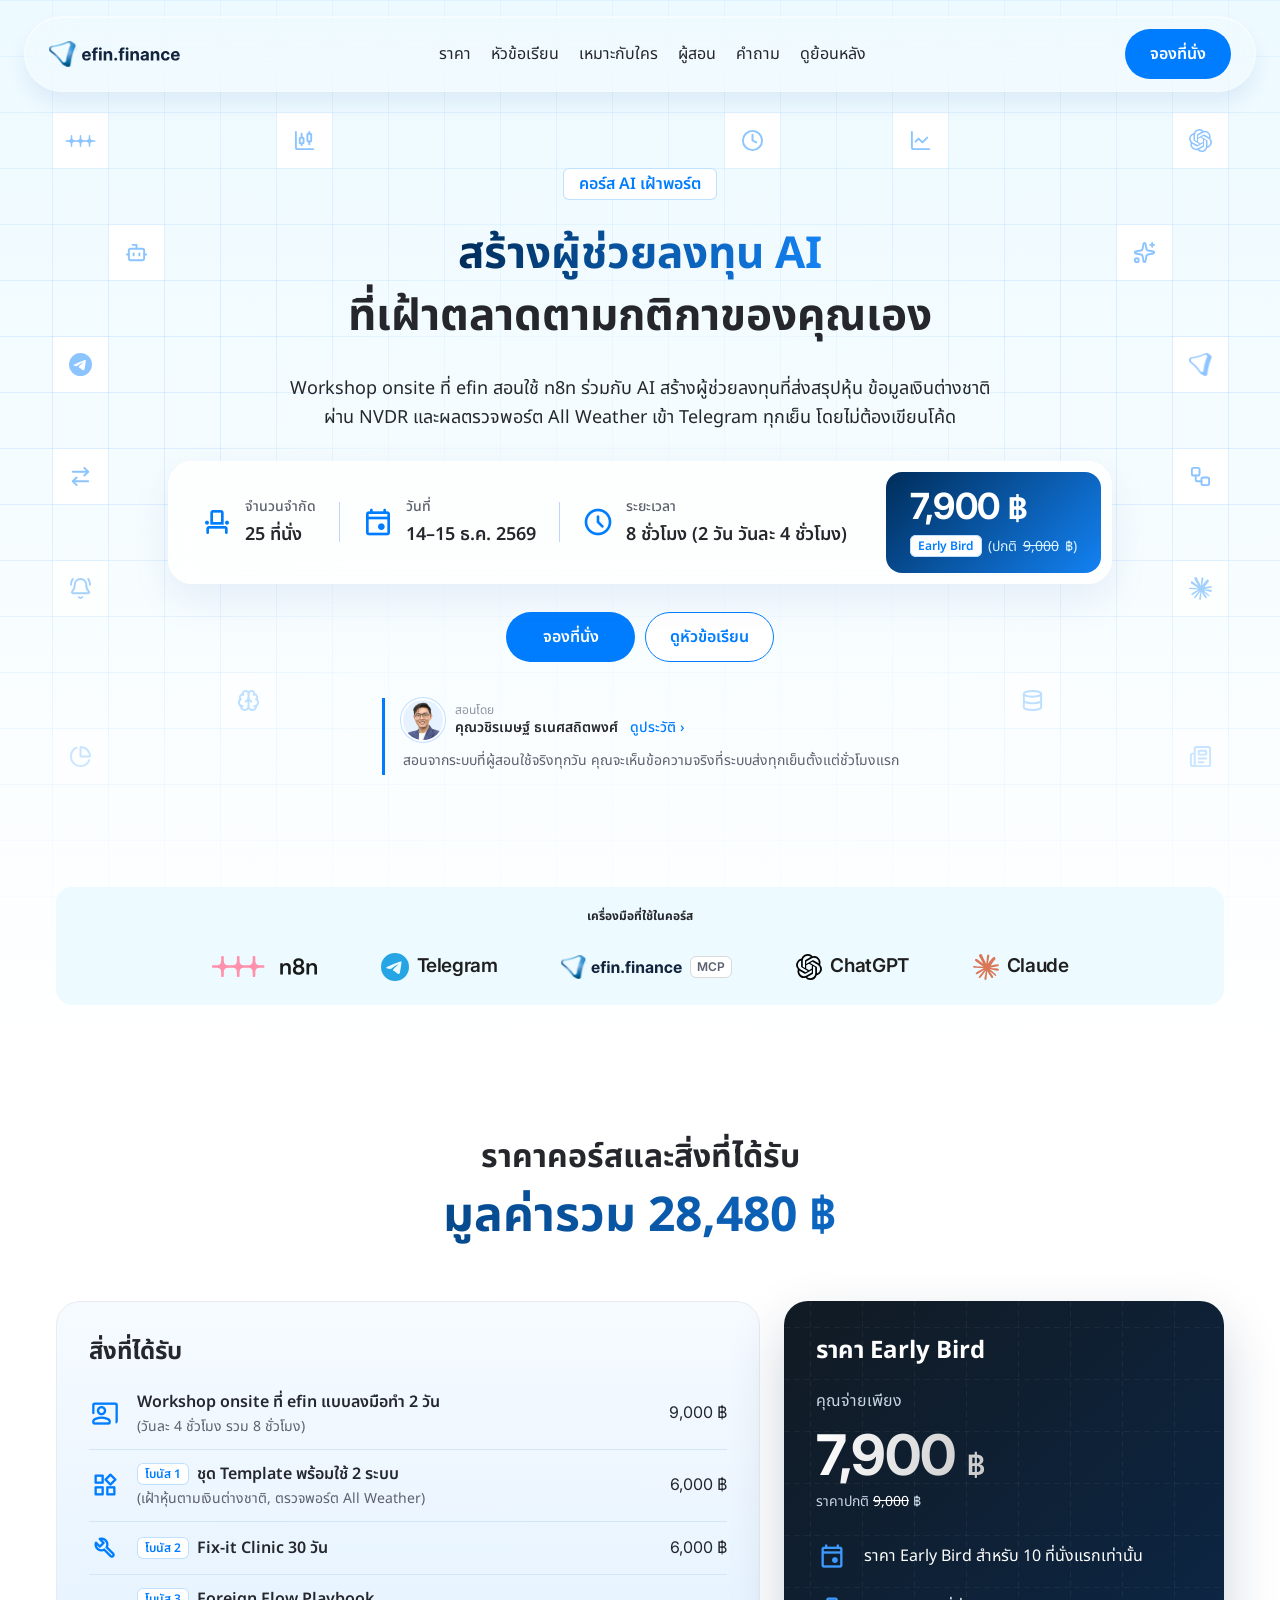
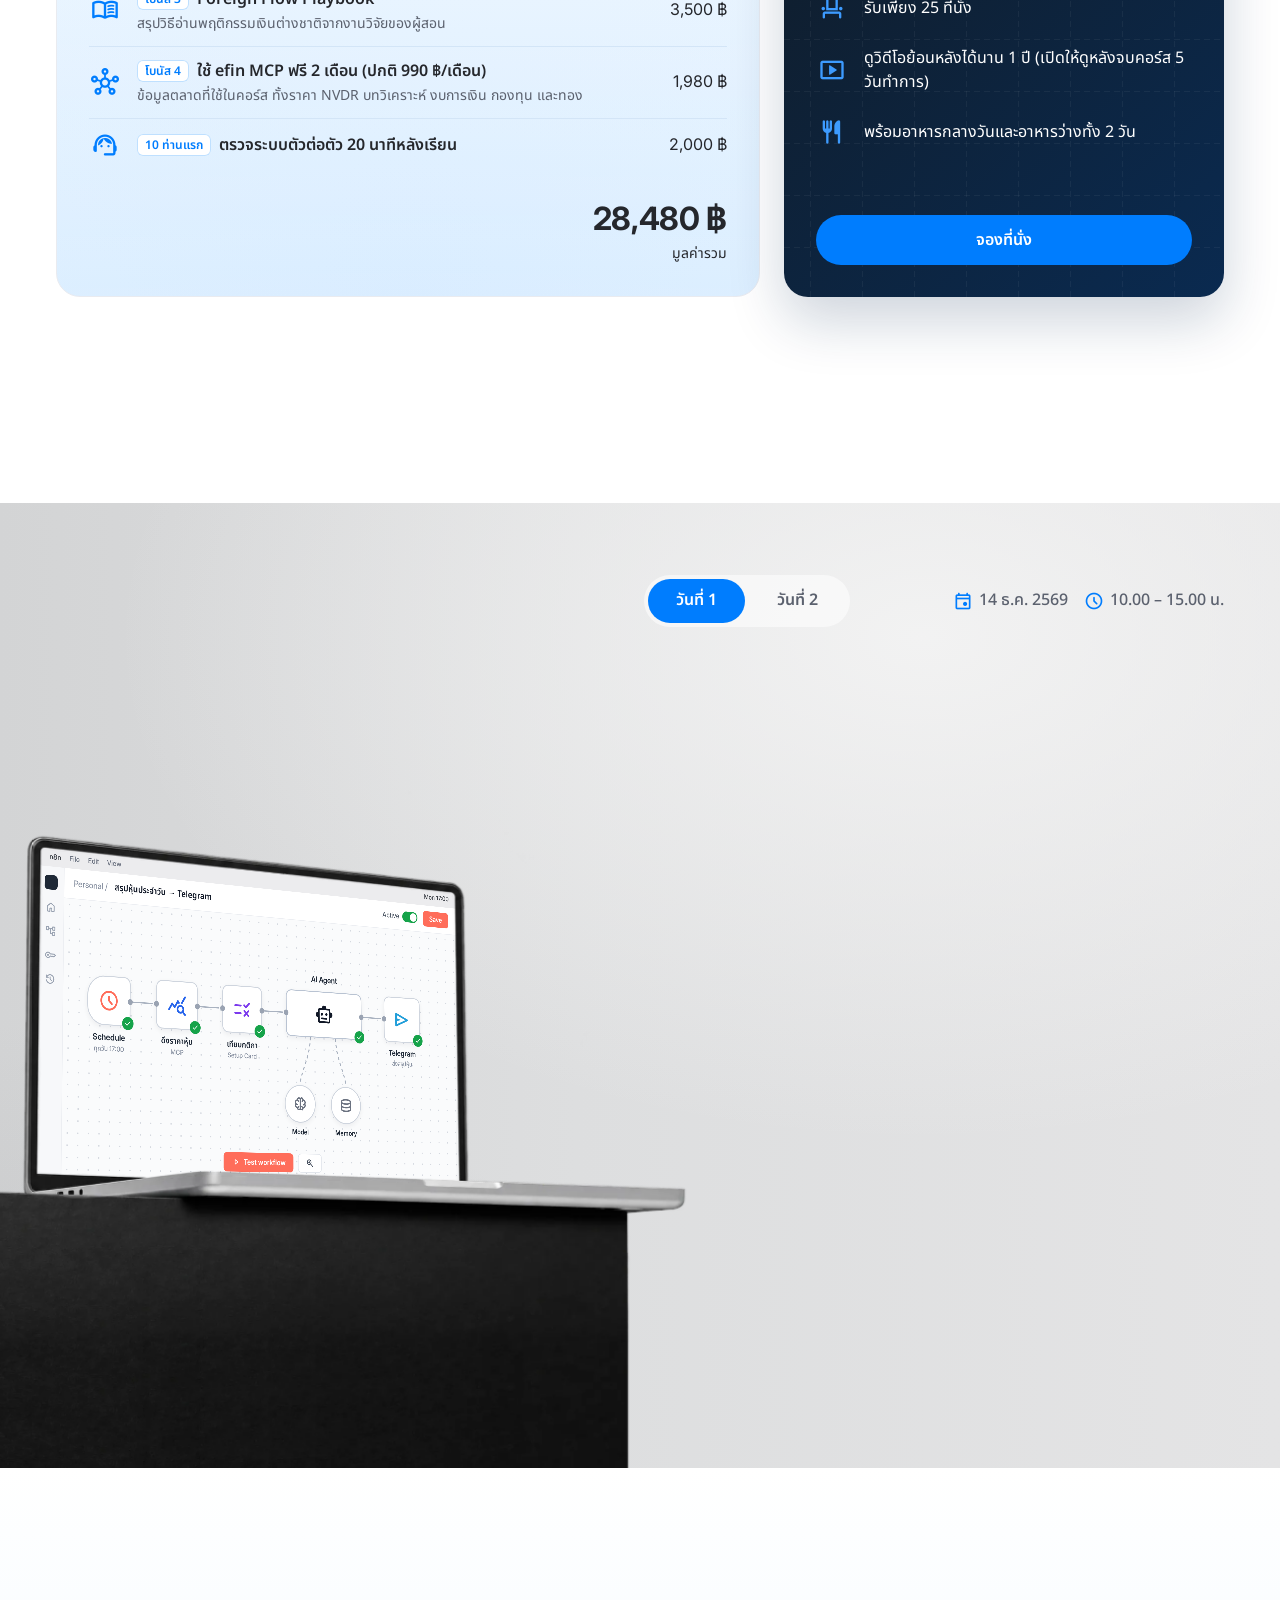
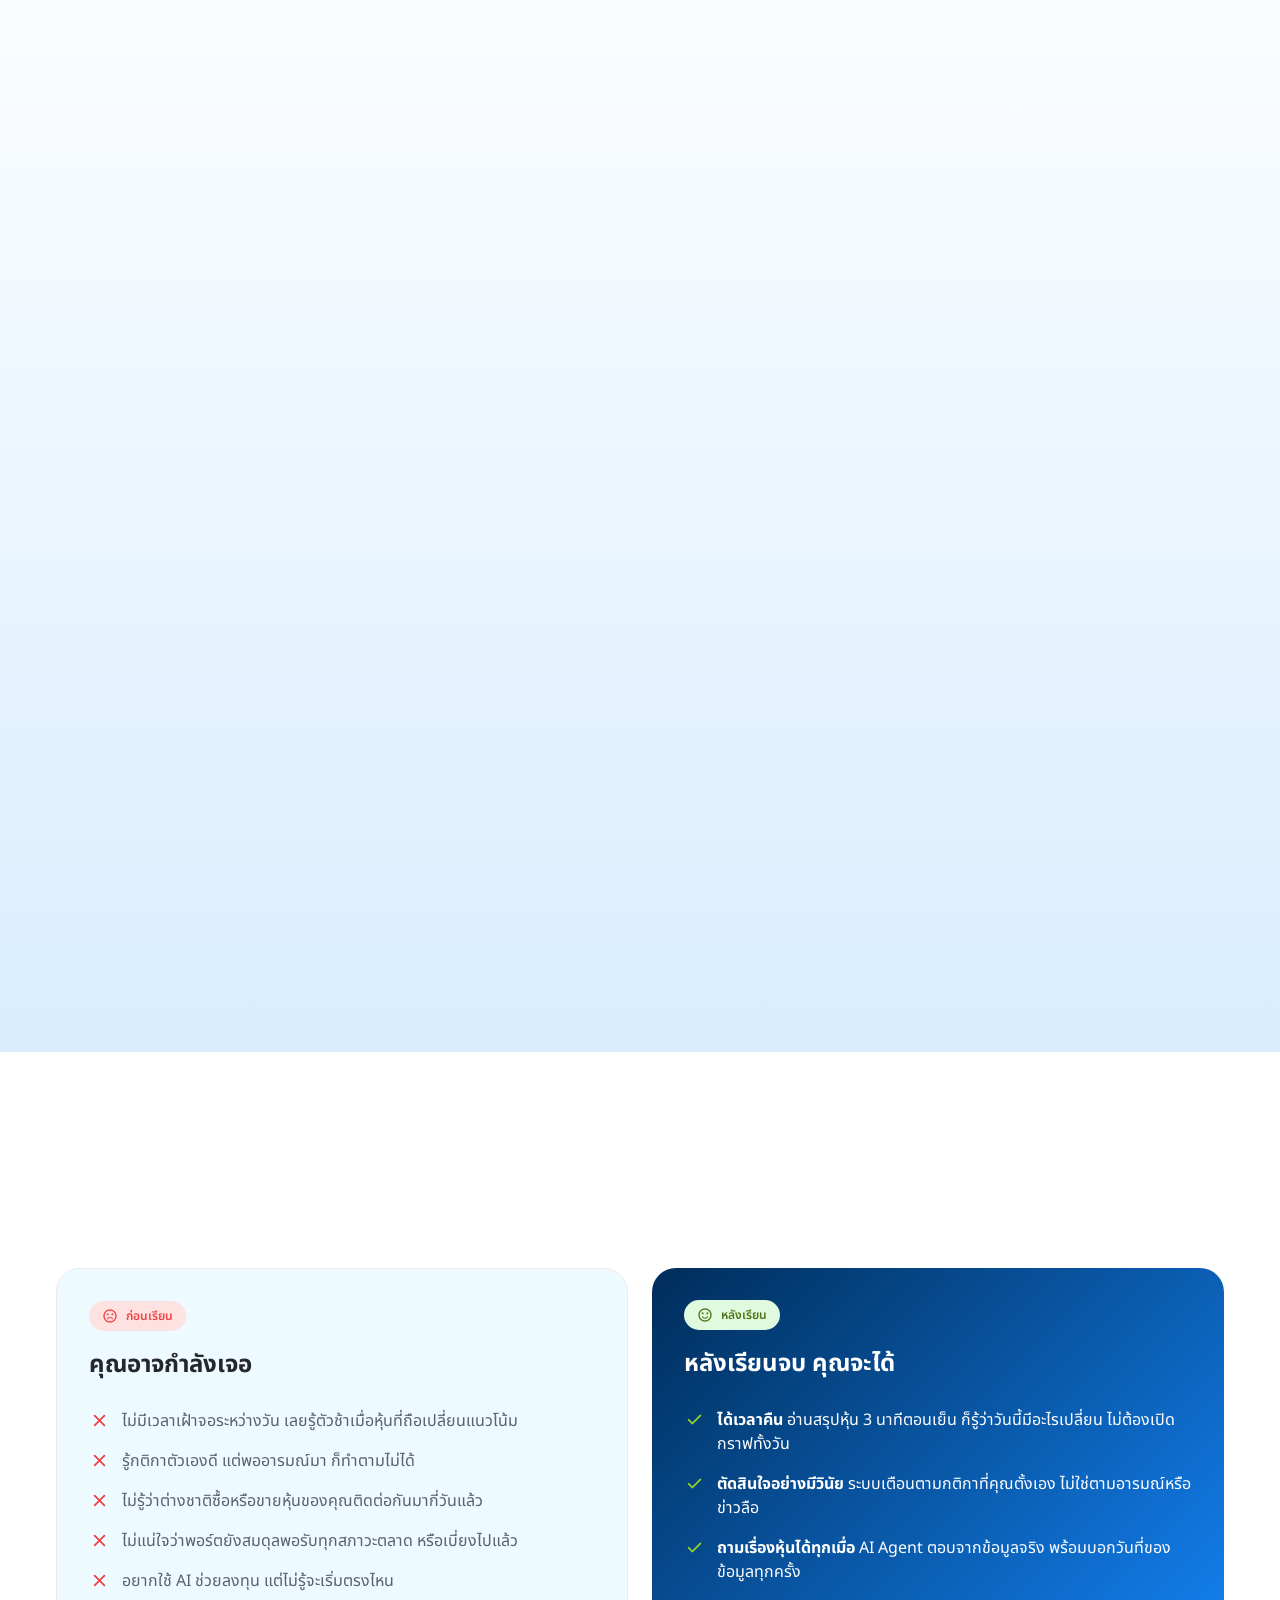
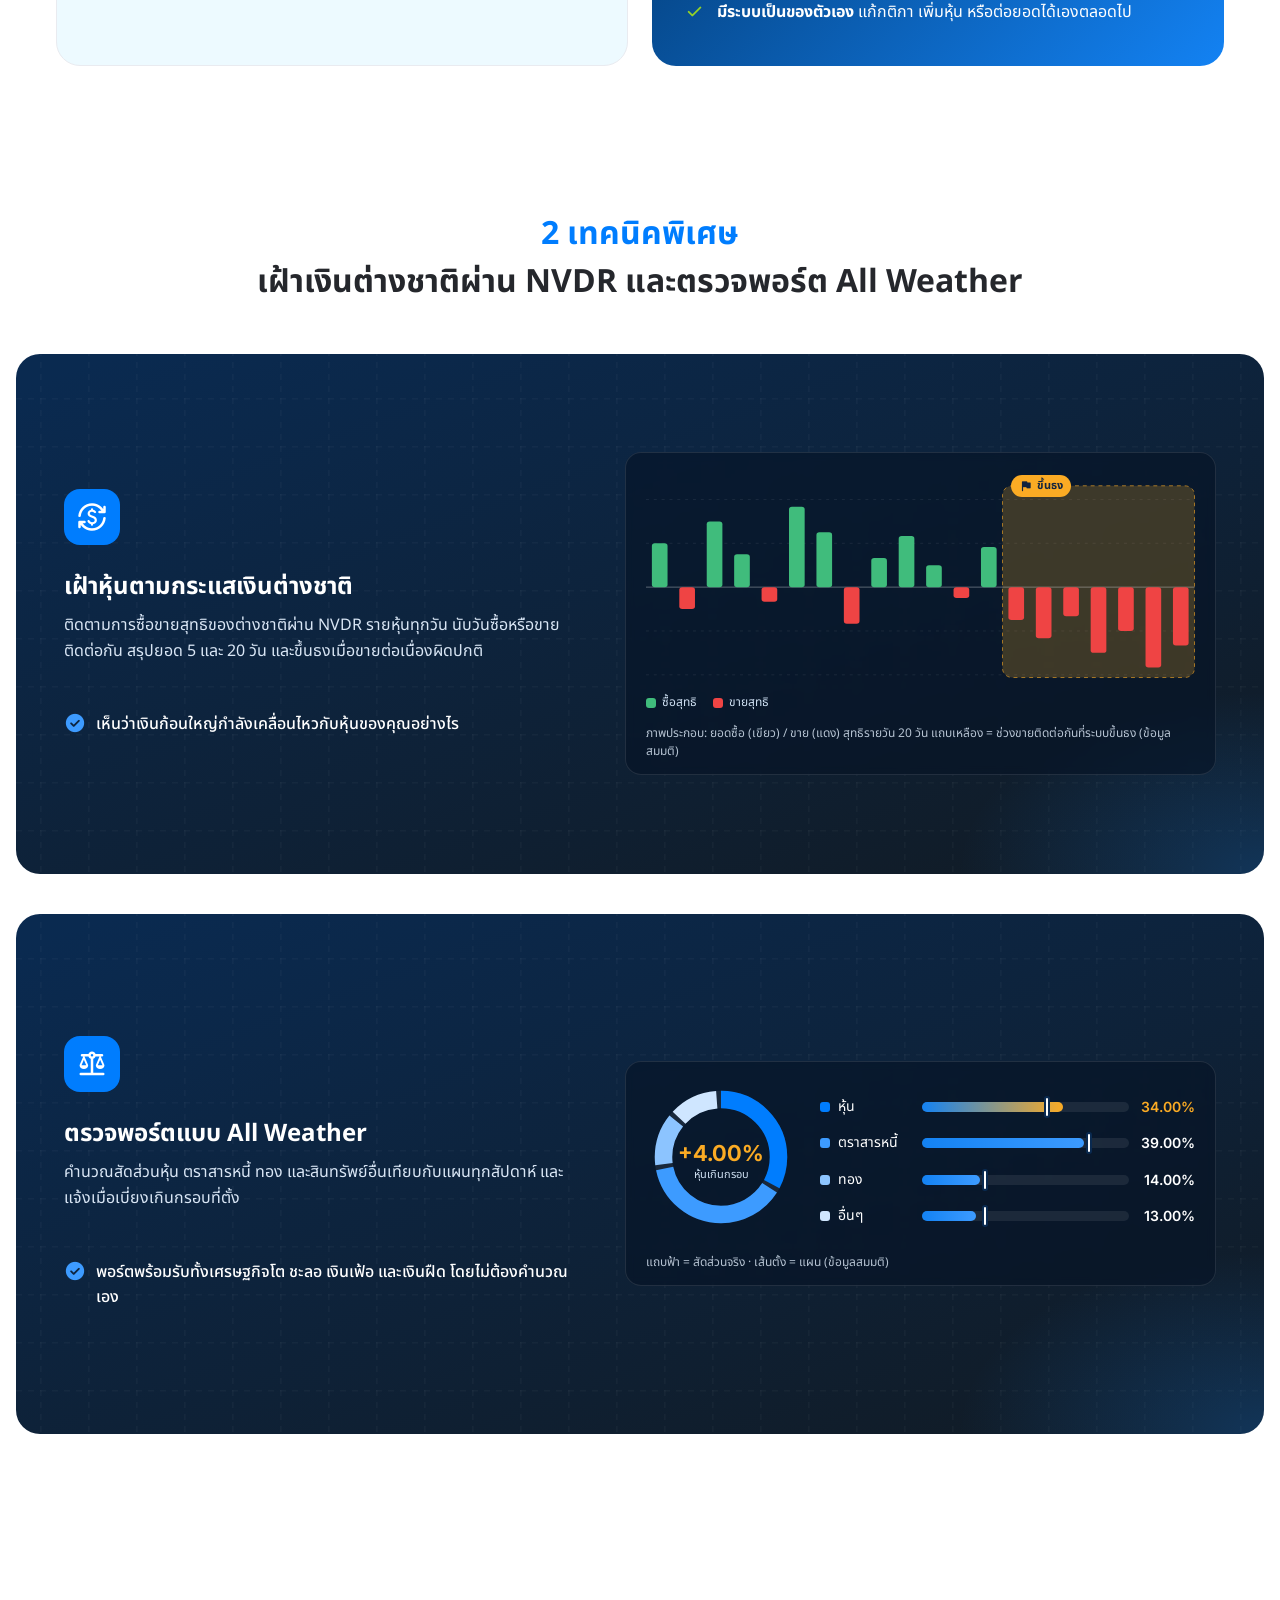
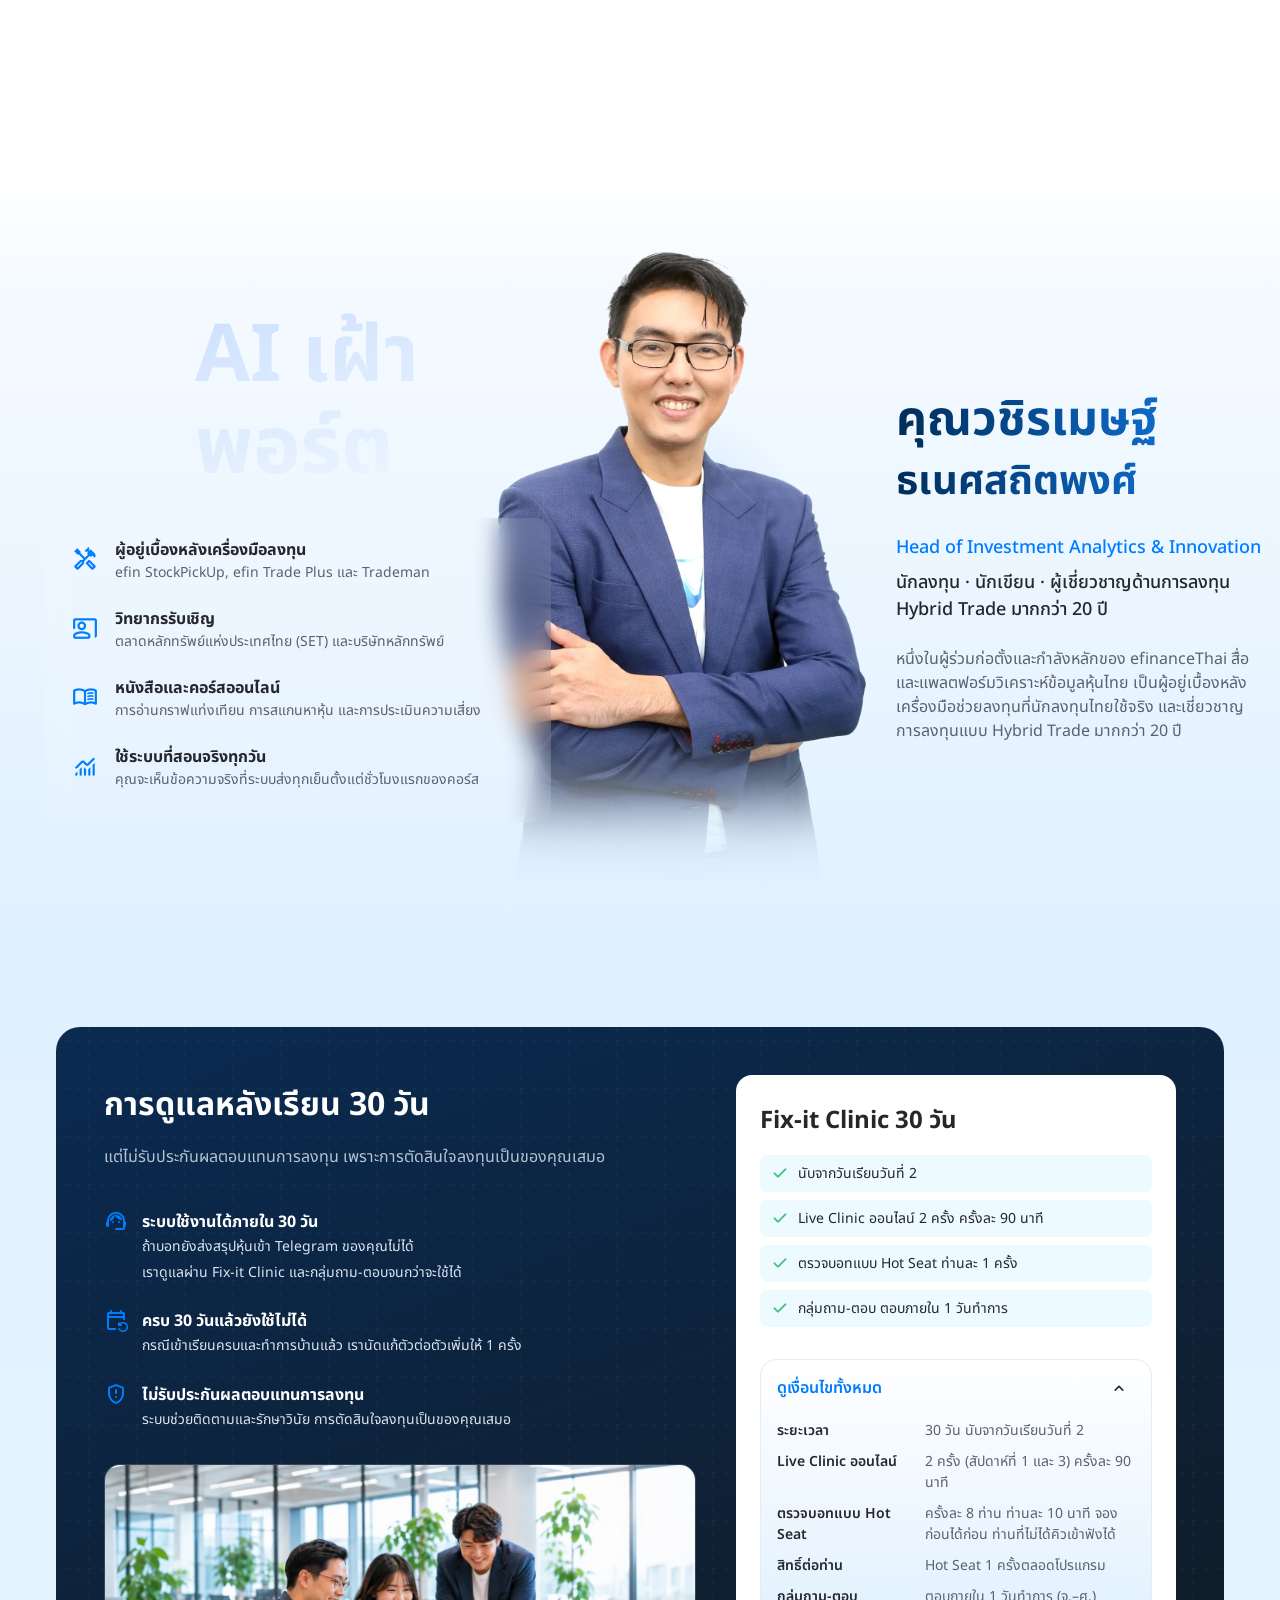
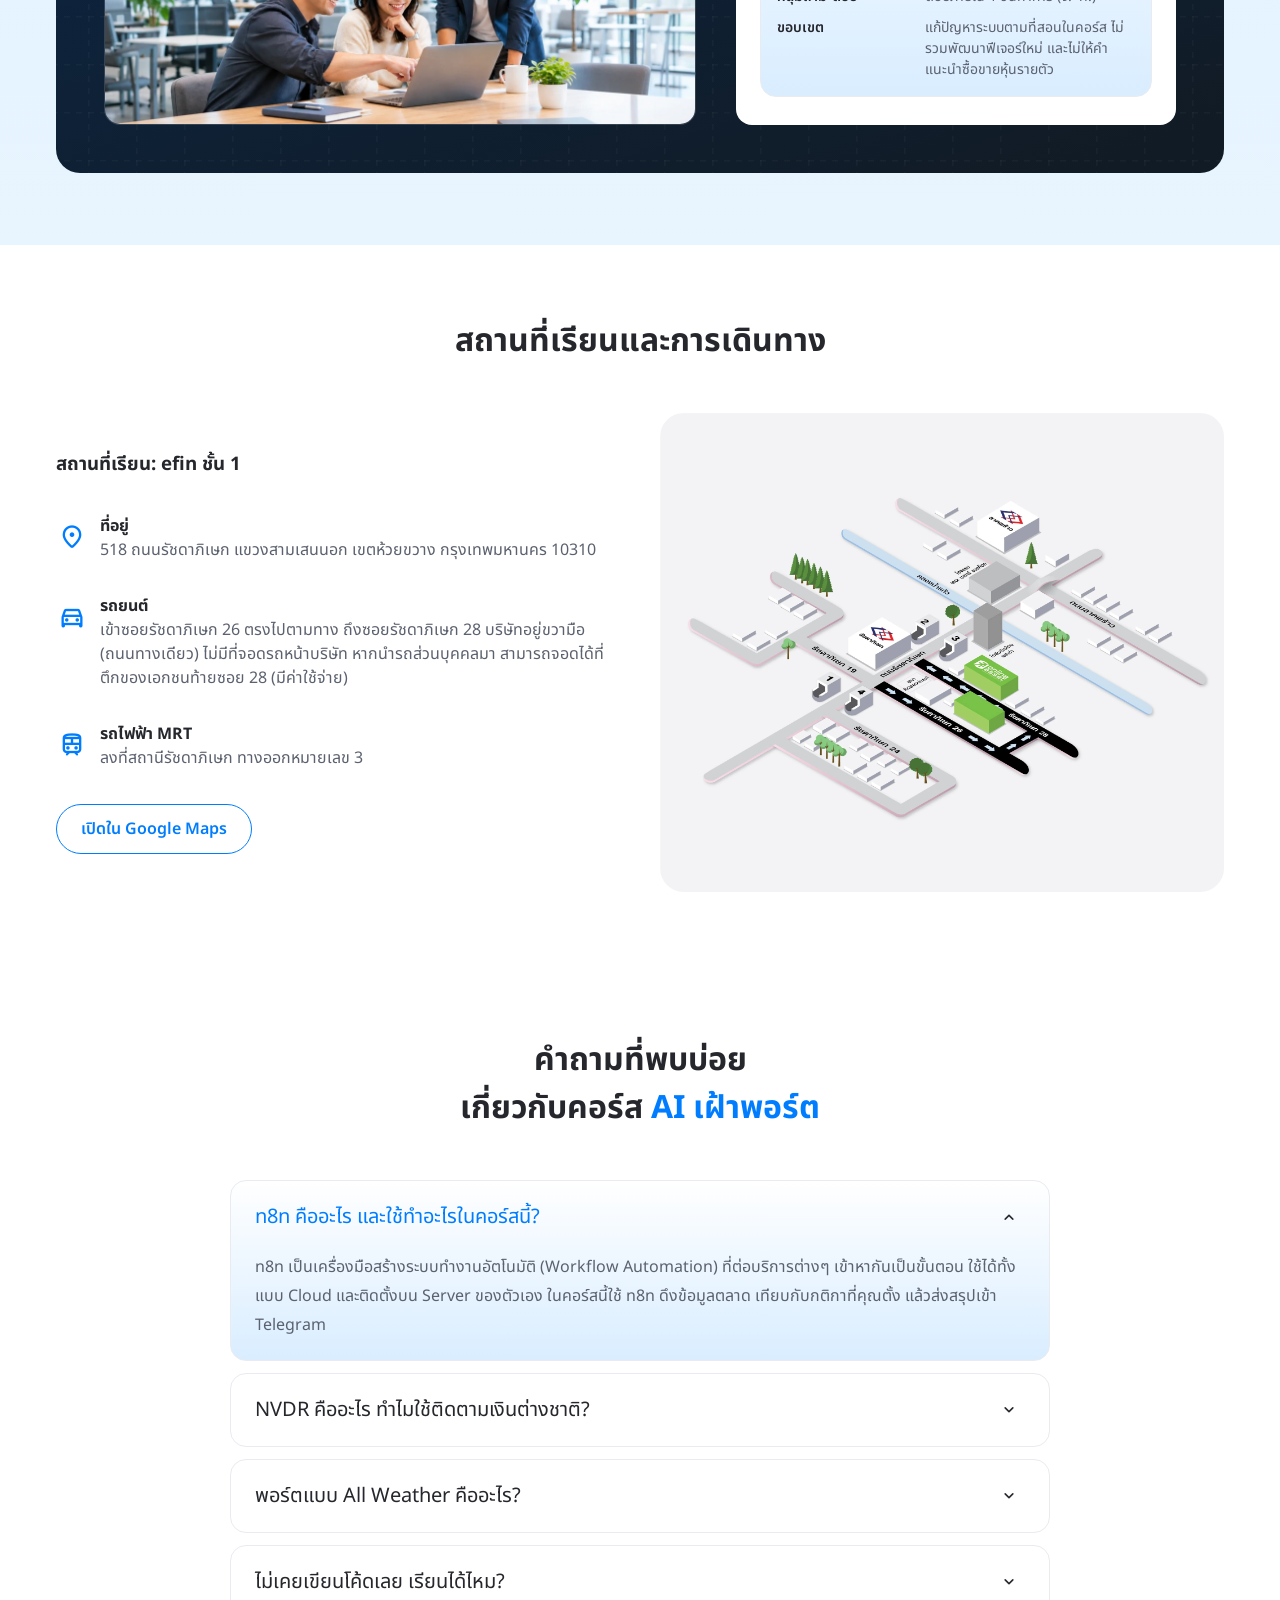
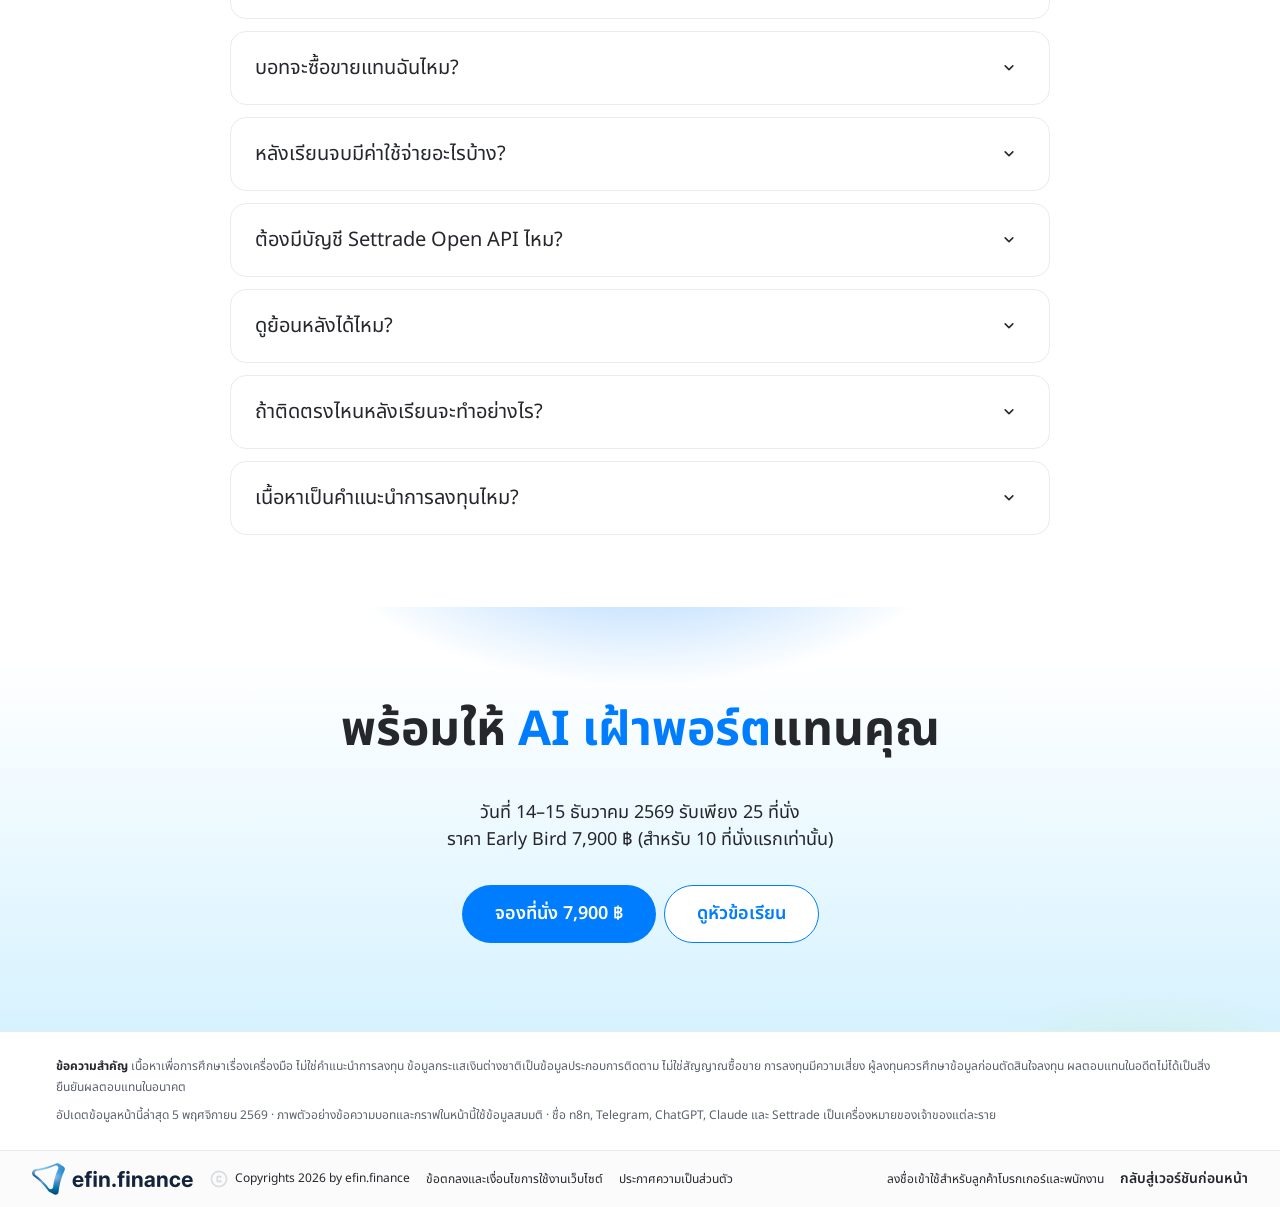
<file: index.html>
<!DOCTYPE html>
<html lang="th">

<head>
    <meta charset="utf-8" />
    <meta name="viewport" content="width=device-width, initial-scale=1, viewport-fit=cover" />
    <!-- Google Tag Manager (2 container ชุดเดียวกับ efin.finance · GA4 G-64Z29NL936 โหลดผ่าน GTM)
         ถ้าหน้านี้วางใน template ที่โหลด GTM 2 ตัวนี้อยู่แล้ว (เช่น template RoboLab) ให้ลบบล็อกนี้และ noscript ใต้ <body> ออก ห้ามติดซ้ำ
         โหลดเฉพาะบนโดเมน efin.finance เพื่อไม่ให้ยอดจาก localhost / Vercel preview ไปปนใน GA4 จริง -->
    <script>
        window.dataLayer = window.dataLayer || [];
        if (/(^|\.)efin\.finance$/.test(location.hostname)) {
            (function(w,d,s,l,i){w[l]=w[l]||[];w[l].push({'gtm.start':
            new Date().getTime(),event:'gtm.js'});var f=d.getElementsByTagName(s)[0],
            j=d.createElement(s),dl=l!='dataLayer'?'&l='+l:'';j.async=true;j.src=
            'https://www.googletagmanager.com/gtm.js?id='+i+dl;f.parentNode.insertBefore(j,f);
            })(window,document,'script','dataLayer','GTM-WSRTCKZF');
            (function(w,d,s,l,i){w[l]=w[l]||[];w[l].push({'gtm.start':
            new Date().getTime(),event:'gtm.js'});var f=d.getElementsByTagName(s)[0],
            j=d.createElement(s),dl=l!='dataLayer'?'&l='+l:'';j.async=true;j.src=
            'https://www.googletagmanager.com/gtm.js?id='+i+dl;f.parentNode.insertBefore(j,f);
            })(window,document,'script','dataLayer','GTM-PSM4BRWX');
        }
    </script>
    <!-- End Google Tag Manager -->
    <title>คอร์ส AI เฝ้าพอร์ต: สอน n8n สร้างผู้ช่วยลงทุนผ่าน Telegram</title>
    <meta name="description" content="คอร์ส AI ลงมือทำ 2 วัน 14–15 ธ.ค. 2569 สอน n8n สร้างผู้ช่วยลงทุนส่งสรุปหุ้น เงินต่างชาติ NVDR และตรวจพอร์ต All Weather เข้า Telegram Early Bird 7,900 บาท" />
    <meta name="robots" content="index, follow" />
    <link rel="canonical" href="https://www.efin.finance/th/efincourse/ai-portfolio-watch-dec2026" />
    <meta property="og:url" content="https://www.efin.finance/th/efincourse/ai-portfolio-watch-dec2026" />
    <meta property="og:type" content="website" />
    <meta property="og:locale" content="th_TH" />
    <meta property="og:site_name" content="efin.finance" />
    <meta property="og:title" content="คอร์ส AI เฝ้าพอร์ต: สอน n8n สร้างผู้ช่วยลงทุนผ่าน Telegram" />
    <meta property="og:description" content="คอร์ส AI ลงมือทำ 2 วัน 14–15 ธ.ค. 2569 สอน n8n สร้างผู้ช่วยลงทุนส่งสรุปหุ้น เงินต่างชาติ NVDR และตรวจพอร์ต All Weather เข้า Telegram Early Bird 7,900 บาท" />
    <!-- ภาพแชร์ 1200×630 (JPG แปลงจาก og-image.webp ให้ทุกแอปแสดงได้) · URL เต็มบน Vercel — ถ้าย้ายหน้าไป efin.finance ให้เปลี่ยน URL ทั้ง og:image และ twitter:image -->
    <meta property="og:image" content="https://ai-portfolio-watch.vercel.app/assets/images/og-image.jpg" />
    <meta property="og:image:type" content="image/jpeg" />
    <meta property="og:image:width" content="1200" />
    <meta property="og:image:height" content="630" />
    <meta property="og:image:alt" content="คอร์ส AI เฝ้าพอร์ต: สร้างผู้ช่วยลงทุน AI ที่เฝ้าตลาดตามกติกาของคุณเอง · 14–15 ธ.ค. 2569 · Early Bird 7,900 ฿" />
    <meta name="twitter:card" content="summary_large_image" />
    <meta name="twitter:title" content="คอร์ส AI เฝ้าพอร์ต: สอน n8n สร้างผู้ช่วยลงทุนผ่าน Telegram" />
    <meta name="twitter:description" content="คอร์ส AI ลงมือทำ 2 วัน 14–15 ธ.ค. 2569 สอน n8n สร้างผู้ช่วยลงทุนส่งสรุปหุ้น เงินต่างชาติ NVDR และตรวจพอร์ต All Weather เข้า Telegram Early Bird 7,900 บาท" />
    <meta name="twitter:image" content="https://ai-portfolio-watch.vercel.app/assets/images/og-image.jpg" />
    <meta name="twitter:image:alt" content="คอร์ส AI เฝ้าพอร์ต: สร้างผู้ช่วยลงทุน AI ที่เฝ้าตลาดตามกติกาของคุณเอง · 14–15 ธ.ค. 2569 · Early Bird 7,900 ฿" />
    <meta name="theme-color" content="#edfaff" />
    <link rel="icon" href="https://www.efin.finance/shared/assets/favicon.ico" sizes="16x16 32x32 48x48" type="image/x-icon" />
    <link rel="apple-touch-icon" href="https://www.efin.finance/shared/assets/apple-icon.png" sizes="180x180" type="image/png" />
    <link rel="preconnect" href="https://fonts.googleapis.com" />
    <link rel="preconnect" href="https://fonts.gstatic.com" crossorigin />
    <link rel="stylesheet" href="https://fonts.googleapis.com/css2?family=Inter:wght@500;600;700&family=Noto+Sans+Thai:wght@300;400;500;600;700&display=swap" />
    <!-- ฟอนต์ไอคอน: โหลดเฉพาะ 46 ไอคอนที่ใช้ในหน้า (icon_names เรียงตามตัวอักษร) ~10 KB แทนชุดเต็ม ~540 KB
         เพิ่มไอคอนใหม่ในหน้าเมื่อไร ต้องเพิ่มชื่อในรายการนี้ด้วย ไม่งั้นจะแสดงเป็นตัวหนังสือ -->
    <link rel="stylesheet" href="https://fonts.googleapis.com/css2?family=Material+Symbols+Rounded:opsz,wght,FILL,GRAD@24,400,0..1,0&icon_names=account_tree,arrow_upward,balance,bolt,build,candlestick_chart,check,check_circle,close,co_present,copyright,currency_exchange,database,directions_car,event,event_repeat,event_seat,flag,gpp_maybe,handyman,history,home,hub,info,key,keyboard_arrow_down,laptop_mac,location_on,menu_book,monitoring,neurology,play_arrow,query_stats,restaurant,rule,schedule,send,sentiment_dissatisfied,sentiment_satisfied,smart_display,smart_toy,support_agent,train,widgets,zoom_in&display=block" />
    <link rel="stylesheet" href="assets/css/tokens.css" />
    <link rel="stylesheet" href="assets/css/style.css" />
    <script>
        document.documentElement.classList.add("js");
    </script>
</head>

<body class="has-bottom-bar">
    <!-- Google Tag Manager (noscript) -->
    <noscript><iframe src="https://www.googletagmanager.com/ns.html?id=GTM-WSRTCKZF" height="0" width="0" style="display:none;visibility:hidden"></iframe></noscript>
    <noscript><iframe src="https://www.googletagmanager.com/ns.html?id=GTM-PSM4BRWX" height="0" width="0" style="display:none;visibility:hidden"></iframe></noscript>
    <!-- End Google Tag Manager (noscript) -->
    <script type="application/ld+json">
      {
        "@context": "https://schema.org",
        "@type": "Course",
        "url": "https://www.efin.finance/th/efincourse/ai-portfolio-watch-dec2026",
        "name": "คอร์ส AI เฝ้าพอร์ต: สร้างผู้ช่วยลงทุนส่วนตัวใน 2 วัน",
        "description": "คอร์ส AI ลงมือทำ 2 วัน 14–15 ธ.ค. 2569 สอน n8n สร้างผู้ช่วยลงทุนส่งสรุปหุ้น เงินต่างชาติ NVDR และตรวจพอร์ต All Weather เข้า Telegram Early Bird 7,900 บาท",
        "inLanguage": "th",
        "provider": { "@type": "Organization", "name": "efin.finance", "url": "https://www.efin.finance" },
        "instructor": {
          "@type": "Person",
          "name": "วชิรเมษฐ์ ธเนศสถิตพงศ์",
          "jobTitle": "Head of Investment Analytics & Innovation",
          "description": "หนึ่งในผู้ร่วมก่อตั้ง efinanceThai ผู้อยู่เบื้องหลัง efin StockPickUp, efin Trade Plus และ Trademan เชี่ยวชาญการลงทุนแบบ Hybrid Trade มากกว่า 20 ปี"
        },
        "teaches": [
          "สอน n8n สร้างบอท Telegram แจ้งเตือนหุ้น",
          "ติดตามเงินต่างชาติผ่านข้อมูล NVDR",
          "ตรวจพอร์ตแบบ All Weather",
          "สร้าง AI Agent ถาม-ตอบเรื่องหุ้น",
          "รับราคา Real-time ผ่าน Settrade Open API"
        ],
        "educationalLevel": "Intermediate",
        "hasCourseInstance": {
          "@type": "CourseInstance",
          "startDate": "2026-12-14T10:00:00+07:00",
          "endDate": "2026-12-15T15:00:00+07:00",
          "courseWorkload": "PT8H",
          "maximumAttendeeCapacity": 25,
          "instructor": {
            "@type": "Person",
            "name": "วชิรเมษฐ์ ธเนศสถิตพงศ์",
            "jobTitle": "Head of Investment Analytics & Innovation",
            "description": "หนึ่งในผู้ร่วมก่อตั้ง efinanceThai ผู้อยู่เบื้องหลัง efin StockPickUp, efin Trade Plus และ Trademan เชี่ยวชาญการลงทุนแบบ Hybrid Trade มากกว่า 20 ปี"
          },
          "courseMode": "Onsite",
          "location": {
            "@type": "Place",
            "name": "efin ชั้น 1",
            "address": {
              "@type": "PostalAddress",
              "streetAddress": "518 ถนนรัชดาภิเษก แขวงสามเสนนอก",
              "addressLocality": "เขตห้วยขวาง",
              "addressRegion": "กรุงเทพมหานคร",
              "postalCode": "10310",
              "addressCountry": "TH"
            }
          }
        },
        "offers": {
          "@type": "Offer",
          "category": "Paid",
          "price": "7900",
          "priceCurrency": "THB",
          "availability": "https://schema.org/InStock",
          "url": "https://www.efin.finance/th/efincourse/ai-portfolio-watch-dec2026"
        },
        "dateModified": "2026-11-05",
        "coursePrerequisites": ["พอร์ตลงทุนตั้งแต่ 1 ล้านบาทขึ้นไป", "ChatGPT Plus หรือ Claude Pro แบบเสียเงิน"]
      }
    </script>
    <script type="application/ld+json">
      {
        "@context": "https://schema.org",
        "@type": "FAQPage",
        "mainEntity": [
          {
            "@type": "Question",
            "name": "n8n คืออะไร และใช้ทำอะไรในคอร์สนี้?",
            "acceptedAnswer": {
              "@type": "Answer",
              "text": "n8n เป็นเครื่องมือสร้างระบบทำงานอัตโนมัติ (Workflow Automation) ที่ต่อบริการต่างๆ เข้าหากันเป็นขั้นตอน ใช้ได้ทั้งแบบ Cloud และติดตั้งบน Server ของตัวเอง ในคอร์สนี้ใช้ n8n ดึงข้อมูลตลาด เทียบกับกติกาที่คุณตั้ง แล้วส่งสรุปเข้า Telegram"
            }
          },
          {
            "@type": "Question",
            "name": "NVDR คืออะไร ทำไมใช้ติดตามเงินต่างชาติ?",
            "acceptedAnswer": {
              "@type": "Answer",
              "text": "NVDR (Non-Voting Depositary Receipt) คือตราสารที่ออกโดยบริษัท ไทยเอ็นวีดีอาร์ จำกัด บริษัทย่อยของตลาดหลักทรัพย์แห่งประเทศไทย ผู้ถือได้สิทธิประโยชน์ทางการเงินเหมือนถือหุ้นแต่ไม่มีสิทธิออกเสียง นักลงทุนต่างชาติจำนวนมากซื้อขายผ่าน NVDR ข้อมูลซื้อขาย NVDR รายหุ้นจึงใช้เป็นข้อมูลประกอบการติดตามกระแสเงินต่างชาติได้ แต่ไม่ใช่สัญญาณซื้อขาย"
            }
          },
          {
            "@type": "Question",
            "name": "พอร์ตแบบ All Weather คืออะไร?",
            "acceptedAnswer": {
              "@type": "Answer",
              "text": "แนวคิดจัดพอร์ตกระจายไปหลายสินทรัพย์ เช่น หุ้น ตราสารหนี้ และทอง ให้รับมือได้ทั้งช่วงเศรษฐกิจโต ชะลอ เงินเฟ้อ และเงินฝืด แนวคิดนี้เป็นที่รู้จักจาก Ray Dalio และ Bridgewater Associates ในคอร์สนี้ระบบจะเทียบสัดส่วนพอร์ตจริงกับแผนที่คุณตั้งทุกสัปดาห์ และแจ้งเมื่อเบี่ยงเกินกรอบ"
            }
          },
          {
            "@type": "Question",
            "name": "ไม่เคยเขียนโค้ดเลย เรียนได้ไหม?",
            "acceptedAnswer": {
              "@type": "Answer",
              "text": "ได้ คอร์สออกแบบให้ใช้ Template และให้ AI ช่วยเขียนส่วนที่เป็นโค้ด คุณแค่อธิบายกติกาเป็นภาษาคน และมีผู้ช่วยสอนในห้อง"
            }
          },
          {
            "@type": "Question",
            "name": "บอทจะซื้อขายแทนฉันไหม?",
            "acceptedAnswer": {
              "@type": "Answer",
              "text": "ไม่ บอทส่งข้อมูลและแจ้งเตือนตามกติกาของคุณ ส่วนการส่งคำสั่งต้องให้คุณกดยืนยันทุกครั้ง คุณเป็นผู้ตัดสินใจเสมอ"
            }
          },
          {
            "@type": "Question",
            "name": "หลังเรียนจบมีค่าใช้จ่ายอะไรบ้าง?",
            "acceptedAnswer": {
              "@type": "Answer",
              "text": "ขึ้นกับทางที่เลือก เช่น ค่า n8n Cloud หรือค่าเช่า Server ค่าบริการ AI ตามการใช้งาน และค่าข้อมูลตลาด ในคอร์สจะสอนวิธีเลือกให้คุ้มกับขนาดพอร์ต และมีทางเลือกแหล่งข้อมูลอื่นสำหรับเริ่มต้น"
            }
          },
          {
            "@type": "Question",
            "name": "ต้องมีบัญชี Settrade Open API ไหม?",
            "acceptedAnswer": {
              "@type": "Answer",
              "text": "ไม่บังคับ ใช้เฉพาะส่วน Real-time และส่งคำสั่ง ถ้ายังไม่มี ยังทำระบบส่วนอื่นได้ครบ และได้คู่มือไปต่อเองภายหลัง"
            }
          },
          {
            "@type": "Question",
            "name": "ดูย้อนหลังได้ไหม?",
            "acceptedAnswer": {
              "@type": "Answer",
              "text": "ได้ ผู้เรียนดูวิดีโอย้อนหลังได้นาน 1 ปี ผ่านหน้าเรียนบน efin.finance โดยวิดีโอจะเปิดให้ดูหลังจบคอร์ส 5 วันทำการ และเราจะแจ้งทางอีเมลเมื่อวิดีโอพร้อม"
            }
          },
          {
            "@type": "Question",
            "name": "ถ้าติดตรงไหนหลังเรียนจะทำอย่างไร?",
            "acceptedAnswer": {
              "@type": "Answer",
              "text": "ถามในกลุ่มถาม-ตอบ หรือจองคิว Hot Seat ใน Fix-it Clinic ภายใน 30 วันหลังเรียน"
            }
          },
          {
            "@type": "Question",
            "name": "เนื้อหาเป็นคำแนะนำการลงทุนไหม?",
            "acceptedAnswer": {
              "@type": "Answer",
              "text": "ไม่ใช่ คอร์สสอนการสร้างเครื่องมือติดตามตามกติกาที่คุณกำหนดเอง ไม่แนะนำซื้อขายหุ้นรายตัว"
            }
          }
        ]
      }
    </script>
    <a href="#price" class="skip-link">ข้ามไปที่ราคา</a>
    <header class="nav">
        <div class="nav-inner">
            <a class="nav-logo" aria-label="efin.finance · AI เฝ้าพอร์ต หน้าแรก" href="#top">
                <img alt="efin.finance" width="131" height="26" decoding="async" class="nav-logo-efin"
                    src="assets/images/efin-logo-nav.svg" />
            </a>
            <nav class="nav-links" aria-label="เมนูหน้า">
                <a href="#price" data-gtm="cta_aipw_nav_price">ราคา</a>
                <a href="#curriculum" data-gtm="cta_aipw_nav_curriculum">หัวข้อเรียน</a>
                <a href="#fit" data-gtm="cta_aipw_nav_fit">เหมาะกับใคร</a>
                <a href="#teacher" data-gtm="cta_aipw_nav_teacher">ผู้สอน</a>
                <a href="#faq" data-gtm="cta_aipw_nav_faq">คำถาม</a>
                <a href="watch.html" target="_blank" rel="noopener" data-gtm="cta_aipw_nav_replay">ดูย้อนหลัง</a>
            </nav>
            <div class="nav-actions"><a class="btn btn--primary" href="https://www.efin.finance/th/efincourse/ai-portfolio-watch-dec2026/payment" data-gtm="cta_aipw_nav_book" data-book="nav">จองที่นั่ง</a></div>
            <button type="button" class="hamburger" aria-label="เปิดเมนู" aria-expanded="false"
                aria-controls="mobile-nav">
                <span></span>
                <span></span>
                <span></span>
            </button>
        </div>
    </header>
    <!-- เมนูมือถือ: แท็ก data-gtm ชื่อเดียวกับเมนูบน (นับรวมเป็นปุ่มเดียวกัน แยกอุปกรณ์ได้ใน GA4) -->
    <div id="mobile-nav" class="mobile-nav">
        <a href="#price" data-gtm="cta_aipw_nav_price">ราคา</a>
        <a href="#curriculum" data-gtm="cta_aipw_nav_curriculum">หัวข้อเรียน</a>
        <a href="#fit" data-gtm="cta_aipw_nav_fit">เหมาะกับใคร</a>
        <a href="#teacher" data-gtm="cta_aipw_nav_teacher">ผู้สอน</a>
        <a href="#faq" data-gtm="cta_aipw_nav_faq">คำถาม</a>
        <a href="watch.html" target="_blank" rel="noopener" data-gtm="cta_aipw_nav_replay">ดูย้อนหลัง</a>
    </div>
    <main>
        <section id="top" class="hero">
            <!-- จุดลอย (canvas .hero-particles) ถอดออกแล้ว · JS heroParticles / CSS ยังอยู่ ใส่ <canvas class="hero-particles" aria-hidden="true"></canvas> กลับที่นี่ได้ -->
            <!-- ตารางช่องเล็ก + ช่องไอคอน/โลโก้ (แนว cryps.framer.website)
                 ช่องไอคอน (Lucide · .hg-ico): --c = คอลัมน์นับจากกลางจอ (0 = ช่องกลาง) · --r = แถวจากขอบบน hero
                 ช่องโลโก้เครื่องมือ (.hg-edge): --e = ช่องที่เท่าไรนับจากขอบจอ (0 = ช่องเต็มช่องแรก) · .hg-l ซ้าย / .hg-r ขวา
                 hg-d = จอ ≥1200 · hg-t = 768–1199 · hg-m = ≤767 -->
            <div class="hero-grid" aria-hidden="true">
                <i class="hg-beam hg-beam--l"></i>
                <i class="hg-beam hg-beam--r"></i>
                <i class="hg-hbeam hg-hbeam--1"></i>
                <i class="hg-hbeam hg-hbeam--2"></i>
                <!-- ทุกช่องเว้นกันอย่างน้อย 1 ช่อง (ไม่ติดกันทั้งแนวตั้ง แนวนอน และแนวทแยง) ทุกความกว้างจอ
                     ช่องชิดขอบ (--e) กับช่องนับจากกลาง (--c) ฝั่งเดียวกันเว้นแถวกัน 2 แถวขึ้นไป เพราะระยะห่างแนวนอนเปลี่ยนตามความกว้างจอ
                     ≥1200: ซ้าย แถว 2 · 4 · 6 · 8 · 10 · 12–13 / ขวา แถว 2 · 4 · 6 · 8 · 10 · 12–13 -->
                <span class="hg-cell hg-d" style="--c:-6;--r:2"><span class="hg-ico hg-ico--candlestick"></span></span>
                <span class="hg-cell hg-edge hg-l hg-d" style="--e:0;--r:2"><span class="hg-logo hg-logo--n8n"></span></span>
                <span class="hg-cell hg-d" style="--c:-9;--r:4"><span class="hg-ico hg-ico--bot"></span></span>
                <span class="hg-cell hg-edge hg-l hg-d" style="--e:0;--r:6"><span class="hg-logo hg-logo--telegram"></span></span>
                <span class="hg-cell hg-d" style="--c:-10;--r:8"><span class="hg-ico hg-ico--exchange"></span></span>
                <span class="hg-cell hg-edge hg-l hg-d" style="--e:0;--r:10"><span class="hg-ico hg-ico--bell"></span></span>
                <span class="hg-cell hg-d" style="--c:-7;--r:12"><span class="hg-ico hg-ico--brain"></span></span>
                <span class="hg-cell hg-edge hg-l hg-d" style="--e:0;--r:13"><span class="hg-ico hg-ico--pie"></span></span>
                <span class="hg-cell hg-d" style="--c:2;--r:2"><span class="hg-ico hg-ico--clock"></span></span>
                <span class="hg-cell hg-d" style="--c:5;--r:2"><span class="hg-ico hg-ico--line"></span></span>
                <span class="hg-cell hg-edge hg-r hg-d" style="--e:0;--r:2"><span class="hg-logo hg-logo--chatgpt"></span></span>
                <span class="hg-cell hg-d" style="--c:9;--r:4"><span class="hg-ico hg-ico--sparkles"></span></span>
                <span class="hg-cell hg-edge hg-r hg-d" style="--e:0;--r:6"><span class="hg-logo hg-logo--efin"></span></span>
                <span class="hg-cell hg-d" style="--c:10;--r:8"><span class="hg-ico hg-ico--workflow"></span></span>
                <span class="hg-cell hg-edge hg-r hg-d" style="--e:0;--r:10"><span class="hg-logo hg-logo--claude"></span></span>
                <span class="hg-cell hg-d" style="--c:7;--r:12"><span class="hg-ico hg-ico--database"></span></span>
                <span class="hg-cell hg-edge hg-r hg-d" style="--e:0;--r:13"><span class="hg-ico hg-ico--news"></span></span>
                <!-- 768–1199: แถว 2 = โลโก้ชิดขอบ + ไอคอน c ±3 · แถว 3 = ไอคอน c ±5 (ลายตาหมากรุก เว้นกัน 2 คอลัมน์) -->
                <span class="hg-cell hg-t" style="--c:-3;--r:2"><span class="hg-ico hg-ico--candlestick"></span></span>
                <span class="hg-cell hg-t" style="--c:3;--r:2"><span class="hg-ico hg-ico--bot"></span></span>
                <span class="hg-cell hg-t" style="--c:-5;--r:3"><span class="hg-ico hg-ico--bell"></span></span>
                <span class="hg-cell hg-t" style="--c:5;--r:3"><span class="hg-ico hg-ico--sparkles"></span></span>
                <!-- ≤767: ตำแหน่งตามที่ผู้ใช้กำหนด (กรอบแดงบนจอ 375) · .hg-x = ช่องริมจอ (ช่องที่เห็นครึ่งช่องขึ้นไป อาจเลยขอบจอได้)
                     ซ้าย: n8n แถว 4 · pie แถว 10 (เกยมุมการ์ดราคา) / ขวา: Telegram แถว 2 · sparkles แถว 5 · bell แถว 9
                     กลาง: candlestick c −2 แถว 1 (โผล่ใต้เมนู) · bot c 1 แถว 2
                     ข้อความตัดบรรทัดต่างกันตามความกว้างจอ → main.js (heroGridMobile) ขยับแถวแต่ละช่องไปแถวใกล้สุดที่ไม่ทับข้อความ/ป้าย ไม่ติดกัน (data-over="card" = เกยการ์ดได้) -->
                <span class="hg-cell hg-m" style="--c:-2;--r:1"><span class="hg-ico hg-ico--candlestick"></span></span>
                <span class="hg-cell hg-m" style="--c:1;--r:2"><span class="hg-ico hg-ico--bot"></span></span>
                <span class="hg-cell hg-m hg-x hg-r" style="--r:2"><span class="hg-logo hg-logo--telegram"></span></span>
                <span class="hg-cell hg-m hg-x hg-l" style="--r:4"><span class="hg-logo hg-logo--n8n"></span></span>
                <span class="hg-cell hg-m hg-x hg-r" style="--r:5"><span class="hg-ico hg-ico--sparkles"></span></span>
                <span class="hg-cell hg-m hg-x hg-r" style="--r:9"><span class="hg-ico hg-ico--bell"></span></span>
                <span class="hg-cell hg-m hg-x hg-l" style="--r:10" data-over="card"><span class="hg-ico hg-ico--pie"></span></span>
                <!-- 768–1199: โลโก้ n8n ซ้าย / Telegram ขวา ชิดขอบ แถว 2 -->
                <span class="hg-cell hg-edge hg-l hg-t" style="--e:0;--r:2"><span class="hg-logo hg-logo--n8n"></span></span>
                <span class="hg-cell hg-edge hg-r hg-t" style="--e:0;--r:2"><span class="hg-logo hg-logo--telegram"></span></span>
            </div>
            <!-- การ์ดลอยรอบเนื้อหา (.hero-floats) ถอดออกแล้ว · CSS (.fl*) และ JS (heroFloatsParallax) ยังอยู่ ใส่ markup กลับจาก git commit b2900d3 เมื่อจะใช้ -->
            <div class="hero-stage">
                <div class="hero-inner">
                    <!-- prettier-ignore -->
                    <p class="hero-eyebrow tag tag--soft tag--base" data-anim="fade-up">คอร์ส AI เฝ้าพอร์ต</p>
                    <h1 class="hero-title" data-anim="fade-up"><span class="grad-text">สร้างผู้ช่วยลงทุน AI</span><span
                            class="hero-title-rest">ที่เฝ้าตลาดตามกติกาของคุณเอง</span></h1>
                    <p class="hero-desc" data-anim="fade-up">
                        Workshop onsite ที่ efin สอนใช้ n8n ร่วมกับ AI สร้างผู้ช่วยลงทุนที่ส่งสรุปหุ้น ข้อมูลเงินต่างชาติผ่าน NVDR
                        และผลตรวจพอร์ต All Weather เข้า Telegram ทุกเย็น โดยไม่ต้องเขียนโค้ด
                    </p>
                    <!-- ข้อมูลคอร์ส ประกอบจาก component ของ RoboLab: .hero-status (ป้ายสถานะ+จุดแดง) · .card-price (ราคาใหญ่+บรรทัดรอง) · .pricing-benefit-row (ไอคอน+ค่า+คำอธิบาย) -->
                    <div class="hero-offer" data-anim="fade-up">
                        <div class="hero-offer-row">
                            <ul class="hero-benefits">
                                <li class="hero-benefit"><span class="ms" aria-hidden="true">event_seat</span><span><small>จำนวนจำกัด</small><b>25 ที่นั่ง</b></span></li>
                                <li class="hero-benefit"><span class="ms" aria-hidden="true">event</span><span><small>วันที่</small><b>14–15 ธ.ค. 2569</b></span></li>
                                <li class="hero-benefit"><span class="ms" aria-hidden="true">schedule</span><span><small>ระยะเวลา</small><b>8 ชั่วโมง (2 วัน <span class="nobr">วันละ</span> 4 ชั่วโมง)</b></span></li>
                            </ul>
                            <div class="hero-price"><b>7,900 <span>฿</span></b><small><span class="tag tag--soft">Early Bird</span> (ปกติ <s>9,000</s> ฿)</small></div>
                        </div>
                    </div>
                    <div class="hero-cta" data-anim="fade-up">
                        <a class="btn btn--primary" href="https://www.efin.finance/th/efincourse/ai-portfolio-watch-dec2026/payment" data-gtm="cta_aipw_hero_book" data-book="hero">จองที่นั่ง</a>
                        <a href="#curriculum" class="btn btn--outline" data-gtm="cta_aipw_hero_curriculum">ดูหัวข้อเรียน</a>
                    </div>
                    <a href="#teacher" class="hero-trust" data-anim="fade-up">
                        <span class="trust-by">
                            <span class="trust-avatar"><img alt="" width="56" height="56" decoding="async" src="assets/images/instructor-avatar-cutout.webp" /></span>
                            <span class="trust-meta">
                                <small>สอนโดย</small>
                                <span class="trust-name"><b>คุณวชิรเมษฐ์ ธเนศสถิตพงศ์</b> <span class="more">ดูประวัติ ›</span></span>
                            </span>
                        </span>
                        <span class="trust-quote">สอนจากระบบที่ผู้สอนใช้จริงทุกวัน คุณจะเห็นข้อความจริงที่ระบบส่งทุกเย็นตั้งแต่ชั่วโมงแรก</span>
                    </a>
                </div>
            </div>
            <div class="hero-strip-wrap">
                <div class="hero-strip" data-anim="fade-up">
                    <p class="hero-strip-lbl">เครื่องมือที่ใช้ในคอร์ส</p>
                    <ul class="logo-row">
                        <li class="logo-item">
                            <img alt="n8n" loading="lazy" width="105" height="21" decoding="async"
                                src="assets/logos/n8n.svg" />
                        </li>
                        <li class="logo-item">
                            <img alt="" loading="lazy" width="28" height="28" decoding="async"
                                src="assets/logos/telegram.svg" />
                            <span class="logo-word">Telegram</span>
                        </li>
                        <li class="logo-item">
                            <img alt="efin MCP" loading="lazy" width="121" height="24" decoding="async"
                                src="assets/images/efin-logo-nav.svg" />
                            <span class="logo-suffix">MCP</span>
                        </li>
                        <li class="logo-item">
                            <img alt="" loading="lazy" width="26" height="26" decoding="async"
                                src="assets/logos/openai.svg" />
                            <span class="logo-word">ChatGPT</span>
                        </li>
                        <li class="logo-item">
                            <img alt="" loading="lazy" width="26" height="26" decoding="async"
                                src="assets/logos/claude.svg" />
                            <span class="logo-word">Claude</span>
                        </li>
                    </ul>
                </div>
            </div>
        </section>
        <section id="price" class="section">
            <div class="container">
                <div class="section-head" data-anim="fade-up">
                    <h2 class="section-title">
                        ราคาคอร์สและสิ่งที่ได้รับ
                        <span class="accent-lg">มูลค่ารวม 28,480 ฿</span>
                    </h2>
                </div>
                <div class="pricing-grid">
                    <div class="plan plan--light" data-anim="fade-right">
                        <h3 class="plan-title">สิ่งที่ได้รับ</h3>
                        <ul class="value-list">
                            <li class="value-row">
                                <span class="value-icon"><span class="ms" aria-hidden="true">co_present</span></span>
                                <span class="value-text">
                                    <b class="value-title">Workshop onsite ที่ efin แบบลงมือทำ 2 วัน</b>
                                    <span class="value-desc">(วันละ 4 ชั่วโมง รวม 8 ชั่วโมง)</span>
                                </span>
                                <span class="value-amt">9,000 ฿</span>
                            </li>
                            <li class="value-row">
                                <span class="value-icon"><span class="ms" aria-hidden="true">widgets</span></span>
                                <span class="value-text">
                                    <b class="value-title"><span class="tag tag--soft">โบนัส 1</span>ชุด Template พร้อมใช้ 2 ระบบ</b>
                                    <span class="value-desc">(เฝ้าหุ้นตามเงินต่างชาติ, ตรวจพอร์ต All Weather)</span>
                                </span>
                                <span class="value-amt">6,000 ฿</span>
                            </li>
                            <li class="value-row">
                                <span class="value-icon"><span class="ms" aria-hidden="true">build</span></span>
                                <span class="value-text">
                                    <b class="value-title"><span class="tag tag--soft">โบนัส 2</span>Fix-it Clinic 30 วัน</b>
                                </span>
                                <span class="value-amt">6,000 ฿</span>
                            </li>
                            <li class="value-row">
                                <span class="value-icon"><span class="ms" aria-hidden="true">menu_book</span></span>
                                <span class="value-text">
                                    <b class="value-title"><span class="tag tag--soft">โบนัส 3</span>Foreign Flow Playbook</b>
                                    <span class="value-desc">สรุปวิธีอ่านพฤติกรรมเงินต่างชาติจากงานวิจัยของผู้สอน</span>
                                </span>
                                <span class="value-amt">3,500 ฿</span>
                            </li>
                            <li class="value-row">
                                <span class="value-icon"><span class="ms" aria-hidden="true">hub</span></span>
                                <span class="value-text">
                                    <b class="value-title"><span class="tag tag--soft">โบนัส 4</span>ใช้ efin MCP ฟรี 2 เดือน (ปกติ 990 ฿/เดือน)</b>
                                    <span class="value-desc">ข้อมูลตลาดที่ใช้ในคอร์ส ทั้งราคา NVDR บทวิเคราะห์ งบการเงิน กองทุน และทอง</span>
                                </span>
                                <span class="value-amt">1,980 ฿</span>
                            </li>
                            <li class="value-row">
                                <span class="value-icon"><span class="ms" aria-hidden="true">support_agent</span></span>
                                <span class="value-text">
                                    <b class="value-title"><span class="tag tag--soft">10 ท่านแรก</span>ตรวจระบบตัวต่อตัว 20 นาทีหลังเรียน</b>
                                </span>
                                <span class="value-amt">2,000 ฿</span>
                            </li>
                        </ul>
                        <div class="plan-figure">
                            <b>28,480 ฿</b>
                            <small>มูลค่ารวม</small>
                        </div>
                    </div>
                    <aside class="plan plan--dark" aria-label="ราคาคอร์ส" data-anim="fade-left">
                        <div class="plan-price">
                            <h3 class="plan-title">ราคา Early Bird</h3>
                            <p class="plan-sub">คุณจ่ายเพียง</p>
                            <p class="plan-amount">7,900 <small>฿</small></p>
                            <p class="plan-normal">ราคาปกติ <s>9,000</s> ฿</p>
                        </div>
                        <ul class="perks">
                            <li class="perk">
                                <span class="ms" aria-hidden="true">event</span>
                                <span>ราคา Early Bird สำหรับ 10 ที่นั่งแรกเท่านั้น</span>
                            </li>
                            <li class="perk">
                                <span class="ms" aria-hidden="true">event_seat</span>
                                <span>รับเพียง 25 ที่นั่ง</span>
                            </li>
                            <li class="perk">
                                <span class="ms" aria-hidden="true">smart_display</span>
                                <span>ดูวิดีโอย้อนหลังได้นาน 1 ปี (เปิดให้ดูหลังจบคอร์ส 5 วันทำการ)</span>
                            </li>
                            <li class="perk">
                                <span class="ms" aria-hidden="true">restaurant</span>
                                <span>พร้อมอาหารกลางวันและอาหารว่างทั้ง 2 วัน</span>
                            </li>
                        </ul>
                        <a class="btn btn--primary btn--block plan-cta" href="https://www.efin.finance/th/efincourse/ai-portfolio-watch-dec2026/payment" data-gtm="cta_aipw_price_book" data-book="price">จองที่นั่ง</a>
                    </aside>
                </div>
                <div class="info-box" data-anim="fade-up">
                    <span class="ms" aria-hidden="true">info</span>
                    <p>
                        <b>เกี่ยวกับสิทธิ์ efin MCP</b>
                        สิทธิ์ efin MCP เริ่มนับจากวันเรียนวันแรก ครบ 2 เดือนแล้วเลือกได้ว่าจะสมัครต่อ (990 ฿/เดือน)
                        หรือเปลี่ยนไปใช้แหล่งข้อมูลอื่นที่สอนในคอร์ส นอกจากนี้ยังได้ Setup Card
                        และคู่มือติดตั้งทีละขั้นไว้ทบทวนหลังเรียน
                    </p>
                </div>
            </div>
        </section>
        <section id="curriculum" class="section">
            <div class="curr-photo" aria-hidden="true">
                <!-- หน้าจอ n8n แบบ HTML วางใต้กรอบโน้ตบุ๊ก (ภาพเจาะช่องจอ) · เอียงด้วย matrix3d ให้ตรงมุมจอ · มี animation วนเบาๆ -->
                <div class="n8n-stage">
                    <div class="n8n">
                        <div class="n8n-menubar"><span>n8n<i>File</i><i>Edit</i><i>View</i></span><span>Mon 17:00</span></div>
                        <div class="n8n-side"><i class="n8n-logo"></i><span class="ms">home</span><span class="ms">account_tree</span><span class="ms">key</span><span class="ms">history</span></div>
                        <div class="n8n-top">
                            <span class="n8n-crumb">Personal /</span>
                            <span class="n8n-title">สรุปหุ้นประจำวัน → Telegram</span>
                            <span class="n8n-active">Active <i class="n8n-tog"></i></span>
                            <span class="n8n-save">Save</span>
                        </div>
                        <div class="n8n-canvas">
                            <svg class="n8n-wires" viewBox="0 0 1512 848" fill="none" stroke="#a9b2c0" stroke-width="4">
                                <path d="M232 300H312" />
                                <path d="M473 300H553" />
                                <path d="M714 300H794" />
                                <path d="M1105 300H1185" />
                                <path class="n8n-sub" d="M900 375C900 440 860 490 860 530" />
                                <path class="n8n-sub" d="M1000 375C1000 440 1040 490 1040 530" />
                            </svg>
                            <div class="n8n-node n8n-n1"><span class="ms">schedule</span><i class="n8n-port n8n-port--out"></i><span class="n8n-ok"><span class="ms">check</span></span><span class="n8n-lbl">Schedule<small>ทุกวัน 17:00</small></span></div>
                            <div class="n8n-node n8n-n2"><span class="ms">query_stats</span><i class="n8n-port n8n-port--in"></i><i class="n8n-port n8n-port--out"></i><span class="n8n-ok"><span class="ms">check</span></span><span class="n8n-lbl">ดึงราคาหุ้น<small>MCP</small></span></div>
                            <div class="n8n-node n8n-n3"><span class="ms">rule</span><i class="n8n-port n8n-port--in"></i><i class="n8n-port n8n-port--out"></i><span class="n8n-ok"><span class="ms">check</span></span><span class="n8n-lbl">เทียบกติกา<small>Setup Card</small></span></div>
                            <div class="n8n-node n8n-n4"><span class="ms">smart_toy</span><i class="n8n-port n8n-port--in"></i><i class="n8n-port n8n-port--out"></i><span class="n8n-ok"><span class="ms">check</span></span><span class="n8n-lbl">AI Agent</span></div>
                            <div class="n8n-node n8n-n5"><span class="ms">send</span><i class="n8n-port n8n-port--in"></i><span class="n8n-ok"><span class="ms">check</span></span><span class="n8n-lbl">Telegram<small>ส่งสรุปหุ้น</small></span></div>
                            <div class="n8n-node n8n-sub-node n8n-n6"><span class="ms">neurology</span><span class="n8n-lbl">Model</span></div>
                            <div class="n8n-node n8n-sub-node n8n-n7"><span class="ms">database</span><span class="n8n-lbl">Memory</span></div>
                            <i class="n8n-pulse n8n-p1"></i>
                            <i class="n8n-pulse n8n-p2"></i>
                            <i class="n8n-pulse n8n-p3"></i>
                            <i class="n8n-pulse n8n-p4"></i>
                            <div class="n8n-bar"><span class="n8n-run"><span class="ms">play_arrow</span>Test workflow</span><span><span class="ms">zoom_in</span></span></div>
                        </div>
                    </div>
                </div>
            </div>
            <div class="container">
                <div class="curr-body">
                    <div class="section-head section-head--left curr-head" data-anim="fade-up">
                        <h2 class="section-title">หัวข้อเรียน 2 วัน<span class="line">สอน n8n
                                สร้างบอท Telegram สู่</span><span class="accent-lg">AI Agent ดูแลพอร์ต</span></h2>
                        <p class="section-sub">คุณจะได้บอทส่งสรุปหุ้นเข้า Telegram ทุกเย็น<br />
                            จากนั้นต่อยอดเป็นผู้ช่วยลงทุนที่ตอบคำถาม <span class="nobr">เฝ้าตลาด และตรวจพอร์ตให้คุณ</span></p>
                    </div>
                    <div class="curr-main">
                        <!-- แถว tab + วันเวลาของวันที่เลือก (JS คัดลอกจาก .day-meta ของการ์ดที่แสดงอยู่) -->
                        <div class="day-bar">
                            <div class="day-tabs" role="tablist" aria-label="หัวข้อเรียนรายวัน" hidden>
                                <button type="button" class="day-tab" role="tab" id="day-tab-1" aria-controls="day-1" aria-selected="true">วันที่ 1</button>
                                <button type="button" class="day-tab" role="tab" id="day-tab-2" aria-controls="day-2" aria-selected="false" tabindex="-1">วันที่ 2</button>
                            </div>
                            <p class="day-when" aria-hidden="true" hidden></p>
                        </div>
                        <div class="day-panels" data-anim="fade-up">
                            <article class="day" id="day-1">
                                <header class="day-head">
                                    <h3 class="day-heading">เลิกเฝ้าจอ ให้บอททำงานแทน</h3>
                                    <p class="day-meta">14 ธ.ค. 2569 เวลา 10.00 – 15.00 น.</p>
                                </header>
                                <ol class="steps">
                                    <li class="step"><span>ดูระบบจริงก่อนเริ่ม: สรุปหุ้นรายวัน แจ้งเตือนระหว่างวัน และปุ่มยืนยันคำสั่ง</span></li>
                                    <li class="step"><span>เปลี่ยนวิธีเทรดในหัวให้เป็นกติกาที่ชัดเจนด้วย Setup Card</span></li>
                                    <li class="step"><span>สร้างบอท Telegram ส่วนตัว</span></li>
                                    <li class="step"><span>ตั้งค่า n8n เลือกได้ทั้งแบบ Cloud (ง่ายสำหรับมือใหม่) หรือติดตั้งบน Server ของตัวเอง</span></li>
                                    <li class="step"><span>สร้าง Workflow แรกที่ดึงราคา เทียบเกณฑ์ แล้วแจ้งเตือนเองทุกวัน</span></li>
                                    <li class="step"><span>เชื่อมข้อมูลตลาดผ่าน MCP: ราคา เส้นค่าเฉลี่ย บทวิเคราะห์ ปันผล</span></li>
                                    <li class="step step--special"><span><span class="tag tag--soft">เทคนิคพิเศษ</span>เฝ้าหุ้นตามกระแสเงินต่างชาติ</span></li>
                                </ol>
                                <p class="day-outcome"><span class="ms ms--fill" aria-hidden="true">flag</span><span><b>ผลลัพธ์วันแรก</b> บอทส่งสรุปหุ้นของคุณ <span class="nobr">พร้อมข้อมูลเงินต่างชาติ</span><br /><span class="nobr">เข้า Telegram ทุกเย็น</span></span></p>
                            </article>
                            <article class="day" id="day-2">
                                <header class="day-head">
                                    <h3 class="day-heading">ยกระดับเป็น <span class="nobr">AI Agent</span> <span class="nobr">ที่ดูแลทั้งพอร์ต</span></h3>
                                    <p class="day-meta">15 ธ.ค. 2569 เวลา 10.00 – 15.00 น.</p>
                                </header>
                                <ol class="steps">
                                    <li class="step"><span>สร้าง AI Agent ที่ถาม-ตอบเรื่องหุ้นในแชทได้</span></li>
                                    <li class="step step--special"><span><span class="tag tag--soft">เทคนิคพิเศษ</span>ตรวจพอร์ตแบบ All Weather และแจ้งเมื่อถึงเวลาพิจารณาปรับสมดุล</span></li>
                                    <li class="step"><span>ทำให้ระบบไว้ใจได้: รู้วันหยุดตลาด แจ้งเตือนเมื่อมีปัญหา ไม่ส่งซ้ำ</span></li>
                                    <li class="step"><span>รับราคาแบบ Real-time ผ่าน Settrade Streaming API</span></li>
                                    <li class="step"><span>ระบบส่งคำสั่งแบบกดยืนยัน: คุณเป็นผู้อนุมัติทุกครั้ง</span></li>
                                    <li class="step"><span>วัดผลและปรับปรุงกติกา พร้อมคุมต้นทุนระบบให้คุ้มกับขนาดพอร์ต</span></li>
                                </ol>
                                <p class="day-outcome"><span class="ms ms--fill" aria-hidden="true">flag</span><span><b>ผลลัพธ์วันที่สอง</b> ผู้ช่วยลงทุนส่วนตัวที่ตอบคำถาม <span class="nobr">เฝ้าตลาด ตรวจพอร์ต</span><br /><span class="nobr">และรอให้คุณตัดสินใจ</span></span></p>
                            </article>
                        </div>
                        <div class="curr-foot">
                            <div class="info-box curr-note" data-anim="fade-up">
                                <span class="ms" aria-hidden="true">info</span>
                                <p>
                                    <b>เกี่ยวกับส่วน Real-time และส่งคำสั่ง</b>
                                    ทำตามได้ก็ต่อเมื่อมีบัญชี Settrade Open API
                                    ผู้เรียนที่ยังไม่มีจะได้ดู<span class="nobr">เดโม</span>จากระบบจริง และได้คู่มือไปทำต่อเอง
                                </p>
                            </div>
                        </div>
                    </div>
                </div>
            </div>
        </section>
        <section id="fit" class="section">
            <div class="container">
                <div class="section-head" data-anim="fade-up">
                    <h2 class="section-title">คอร์สนี้เหมาะกับใคร</h2>
                    <p class="section-sub">
                        ถ้ายังไม่ตรงทั้ง 2 ข้อ เราแนะนำให้รอรุ่นถัดไป เพราะคุณจะได้ประโยชน์ไม่คุ้มค่าเรียน
                    </p>
                </div>
                <!-- เงื่อนไขก่อนสมัคร: การ์ดเดียวแบ่ง 2 ฝั่ง คั่นด้วย + (ต้องตรงทั้ง 2 ข้อ) -->
                <div class="gate" data-anim="fade-up">
                    <article class="gate-item">
                        <h3 class="gate-title">พอร์ตลงทุนตั้งแต่ 1 ล้านบาทขึ้นไป</h3>
                        <p class="gate-desc">ค่าใช้จ่ายระบบหลังเรียนไม่ควรเกิน 1.50% ของพอร์ตต่อปี พอร์ตที่เล็กกว่านี้จะมีต้นทุนระบบสูงเมื่อเทียบกับประโยชน์ที่ได้</p>
                        <div class="gate-foot">
                            <p class="gate-figure" aria-hidden="true"><b>1M</b><small>พอร์ตขั้นต่ำ</small></p>
                        </div>
                    </article>
                    <span class="gate-plus" aria-hidden="true">+</span>
                    <article class="gate-item">
                        <h3 class="gate-title">มี AI ส่วนตัวแบบเสียเงิน</h3>
                        <p class="gate-desc">ChatGPT Plus หรือ Claude Pro แพ็กเกจเริ่มต้นราว 20 ดอลลาร์สหรัฐต่อเดือน สมัครไว้ก่อนวันเรียน ใช้ช่วยออกแบบกติกา เขียนโค้ด และแก้ปัญหา Workflow (แบบฟรีมีขีดจำกัดที่ไม่พอสำหรับ Workshop)</p>
                        <div class="gate-foot">
                            <p class="gate-figure" aria-hidden="true"><b>$20</b><small>เริ่มต้นต่อเดือน</small></p>
                            <div class="gate-brands" aria-hidden="true">
                                <span class="gate-brand"><img src="assets/logos/openai.svg" alt="" width="18" height="18" />ChatGPT Plus</span>
                                <span class="gate-brand"><img src="assets/logos/claude.svg" alt="" width="18" height="18" />Claude Pro</span>
                            </div>
                        </div>
                    </article>
                </div>
                <!-- เหมาะกับ / อาจไม่เหมาะกับ: 2 การ์ดแยก (สว่างฟ้า = ใช่ · ขาว = ไม่ใช่) -->
                <div class="fit-cards" data-anim="fade-up">
                    <div class="fit-card fit-card--yes">
                        <h3 class="ba-tag ba-tag--after fit-card-tag"><span class="ms" aria-hidden="true">sentiment_satisfied</span>เหมาะกับ</h3>
                        <ul>
                            <li><span class="ms" aria-hidden="true">check</span>นักลงทุนที่มีวิธีลงทุนของตัวเองอยู่แล้ว</li>
                            <li><span class="ms" aria-hidden="true">check</span>ผู้ที่ทำงานและไม่มีเวลาเฝ้าจอระหว่างวัน</li>
                            <li><span class="ms" aria-hidden="true">check</span>ผู้ที่อยากดูแลพอร์ตให้สมดุลในระยะยาว</li>
                            <li><span class="ms" aria-hidden="true">check</span>ผู้ที่อยากใช้ AI ช่วยลงทุนโดยไม่ต้องเขียนโค้ด</li>
                        </ul>
                    </div>
                    <div class="fit-card fit-card--no">
                        <h3 class="ba-tag ba-tag--before fit-card-tag"><span class="ms" aria-hidden="true">sentiment_dissatisfied</span>อาจไม่เหมาะกับ</h3>
                        <ul>
                            <li><span class="ms" aria-hidden="true">close</span>ผู้ที่มองหาสูตรรวยเร็ว หรือบอทเทรดอัตโนมัติ</li>
                            <li><span class="ms" aria-hidden="true">close</span>ผู้ที่ต้องการคำแนะนำว่าควรซื้อหุ้นตัวไหน</li>
                            <li><span class="ms" aria-hidden="true">close</span>ผู้ที่ไม่สะดวกลงมือทำบนโน้ตบุ๊กด้วยตัวเอง</li>
                        </ul>
                    </div>
                </div>
                <!-- สิ่งที่ต้องเตรียมมาเรียน: ข้อความตาม wireframe ครบทุกรายการ · การ์ด 6 ใบ ไอคอนอยู่บน -->
                <div class="prep" data-anim="fade-up">
                    <p class="prep-sum">
                        <b>สิ่งที่ต้องเตรียมมาเรียน</b>
                        <small>(ส่งเช็กลิสต์ให้ล่วงหน้า 7 วัน)</small>
                    </p>
                    <ul class="prep-chips">
                        <li class="prep-chip"><span class="ms" aria-hidden="true">laptop_mac</span><span>โน้ตบุ๊ก + สายชาร์จ</span></li>
                        <li class="prep-chip"><span class="ms" aria-hidden="true">send</span><span>แอป Telegram บนมือถือ</span></li>
                        <li class="prep-chip"><span class="ms" aria-hidden="true">account_tree</span><span>บัญชี n8n</span><small>สมัครแบบทดลองใช้ก่อนได้</small></li>
                        <li class="prep-chip"><span class="ms" aria-hidden="true">key</span><span>ChatGPT Plus หรือ Claude Pro <small>แบบเสียเงิน</small> + API key พร้อมเครดิตเล็กน้อยสำหรับ <span class="nobr">AI Agent</span> ใน n8n</span></li>
                        <li class="prep-chip"><span class="ms" aria-hidden="true">candlestick_chart</span><span>รายชื่อหุ้นที่อยากติดตาม และสัดส่วนพอร์ตคร่าวๆ</span><small>ใช้พอร์ตจำลองได้</small></li>
                        <li class="prep-chip"><span class="ms" aria-hidden="true">bolt</span><span>บัญชี Settrade Open API สำหรับส่วน Real-time</span><small>ไม่บังคับ</small></li>
                    </ul>
                </div>
            </div>
        </section>
        <section id="outcome" class="section">
            <div class="container">
                <div class="section-head" data-anim="fade-up">
                    <h2 class="section-title">ปัญหาที่คอร์ส <span class="hl">AI เฝ้าพอร์ต</span> ช่วยแก้<span
                            class="line">และสิ่งที่คุณจะได้</span></h2>
                </div>
                <div class="ba-grid">
                    <div class="ba-card ba-card--before" data-anim="fade-right">
                        <span class="ba-tag ba-tag--before">
                            <span class="ms" aria-hidden="true">sentiment_dissatisfied</span>
                            ก่อนเรียน
                        </span>
                        <h3 class="ba-title">คุณอาจกำลังเจอ</h3>
                        <ul class="ba-list">
                            <li class="ba-item">
                                <span class="ms ba-icon" aria-hidden="true">close</span>
                                <span>ไม่มีเวลาเฝ้าจอระหว่างวัน เลยรู้ตัวช้าเมื่อหุ้นที่ถือเปลี่ยนแนวโน้ม</span>
                            </li>
                            <li class="ba-item">
                                <span class="ms ba-icon" aria-hidden="true">close</span>
                                <span>รู้กติกาตัวเองดี แต่พออารมณ์มา ก็ทำตามไม่ได้</span>
                            </li>
                            <li class="ba-item">
                                <span class="ms ba-icon" aria-hidden="true">close</span>
                                <span>ไม่รู้ว่าต่างชาติซื้อหรือขายหุ้นของคุณติดต่อกันมากี่วันแล้ว</span>
                            </li>
                            <li class="ba-item">
                                <span class="ms ba-icon" aria-hidden="true">close</span>
                                <span>ไม่แน่ใจว่าพอร์ตยังสมดุลพอรับทุกสภาวะตลาด หรือเบี่ยงไปแล้ว</span>
                            </li>
                            <li class="ba-item">
                                <span class="ms ba-icon" aria-hidden="true">close</span>
                                <span>อยากใช้ AI ช่วยลงทุน แต่ไม่รู้จะเริ่มตรงไหน</span>
                            </li>
                        </ul>
                    </div>
                    <div class="ba-card ba-card--after" data-anim="fade-left">
                        <span class="ba-tag ba-tag--after">
                            <span class="ms" aria-hidden="true">sentiment_satisfied</span>
                            หลังเรียน
                        </span>
                        <h3 class="ba-title">หลังเรียนจบ คุณจะได้</h3>
                        <ul class="ba-list">
                            <li class="ba-item">
                                <span class="ms ba-icon" aria-hidden="true">check</span>
                                <span><b>ได้เวลาคืน</b> อ่านสรุปหุ้น 3 นาทีตอนเย็น ก็รู้ว่าวันนี้มีอะไรเปลี่ยน
                                    ไม่ต้องเปิดกราฟทั้งวัน</span>
                            </li>
                            <li class="ba-item">
                                <span class="ms ba-icon" aria-hidden="true">check</span>
                                <span><b>ตัดสินใจอย่างมีวินัย</b> ระบบเตือนตามกติกาที่คุณตั้งเอง
                                    ไม่ใช่ตามอารมณ์หรือข่าวลือ</span>
                            </li>
                            <li class="ba-item">
                                <span class="ms ba-icon" aria-hidden="true">check</span>
                                <span><b>ถามเรื่องหุ้นได้ทุกเมื่อ</b> AI Agent ตอบจากข้อมูลจริง
                                    พร้อมบอกวันที่ของข้อมูลทุกครั้ง</span>
                            </li>
                            <li class="ba-item">
                                <span class="ms ba-icon" aria-hidden="true">check</span>
                                <span><b>มีระบบเป็นของตัวเอง</b> แก้กติกา เพิ่มหุ้น หรือต่อยอดได้เองตลอดไป</span>
                            </li>
                        </ul>
                    </div>
                </div>
            </div>
        </section>
        <section id="techniques" class="section">
            <div class="container container--wide">
                <div class="tech-wrap">
                    <div class="section-head" data-anim="fade-up">
                        <h2 class="section-title"><span class="hl">2 เทคนิคพิเศษ</span><span
                                class="line">เฝ้าเงินต่างชาติผ่าน NVDR และตรวจพอร์ต All Weather</span></h2>
                    </div>
                    <div class="tech-stack">
                        <article class="tech-card tech-card--1">
                            <div class="tech-body">
                                <span class="tech-icon"><span class="ms" aria-hidden="true">currency_exchange</span></span>
                                <h3>เฝ้าหุ้นตามกระแสเงินต่างชาติ</h3>
                                <p>
                                ติดตามการซื้อขายสุทธิของต่างชาติผ่าน NVDR รายหุ้นทุกวัน นับวันซื้อหรือขายติดต่อกัน
                                สรุปยอด 5 และ 20
                                วัน และขึ้นธงเมื่อขายต่อเนื่องผิดปกติ
                            </p>
                                <p class="result-row">
                                <span class="ms ms--fill" aria-hidden="true">check_circle</span>
                                เห็นว่าเงินก้อนใหญ่กำลังเคลื่อนไหวกับหุ้นของคุณอย่างไร
                            </p>
                            </div>
                            <div class="tech-visual">
                                <div class="chart-box chart-flow" data-chart aria-hidden="true">
                                    <div class="fc-plot">
                                        <svg class="fc-svg" viewBox="0 0 560 230" preserveAspectRatio="none">
                                            <line class="fc-grid" x1="0" x2="560" y1="29" y2="29"/><line class="fc-grid" x1="0" x2="560" y1="77" y2="77"/><line class="fc-grid" x1="0" x2="560" y1="173" y2="173"/><line class="fc-grid" x1="0" x2="560" y1="221" y2="221"/>
                                            <rect class="fc-band" x="364" y="14" width="196" height="210" rx="10"/>
                                            <line class="fc-zero" x1="0" x2="560" y1="125" y2="125"/>
                                            <rect class="fc-bar fc-up" style="--i:0" x="6" y="77" width="16" height="48" rx="3"/><rect class="fc-bar fc-down" style="--i:1" x="34" y="125" width="16" height="24" rx="3"/><rect class="fc-bar fc-up" style="--i:2" x="62" y="53" width="16" height="72" rx="3"/><rect class="fc-bar fc-up" style="--i:3" x="90" y="89" width="16" height="36" rx="3"/><rect class="fc-bar fc-down" style="--i:4" x="118" y="125" width="16" height="16" rx="3"/><rect class="fc-bar fc-up" style="--i:5" x="146" y="37" width="16" height="88" rx="3"/><rect class="fc-bar fc-up" style="--i:6" x="174" y="65" width="16" height="60" rx="3"/><rect class="fc-bar fc-down" style="--i:7" x="202" y="125" width="16" height="40" rx="3"/><rect class="fc-bar fc-up" style="--i:8" x="230" y="93" width="16" height="32" rx="3"/><rect class="fc-bar fc-up" style="--i:9" x="258" y="69" width="16" height="56" rx="3"/><rect class="fc-bar fc-up" style="--i:10" x="286" y="101" width="16" height="24" rx="3"/><rect class="fc-bar fc-down" style="--i:11" x="314" y="125" width="16" height="12" rx="3"/><rect class="fc-bar fc-up" style="--i:12" x="342" y="81" width="16" height="44" rx="3"/><rect class="fc-bar fc-down" style="--i:13" x="370" y="125" width="16" height="36" rx="3"/><rect class="fc-bar fc-down" style="--i:14" x="398" y="125" width="16" height="56" rx="3"/><rect class="fc-bar fc-down" style="--i:15" x="426" y="125" width="16" height="32" rx="3"/><rect class="fc-bar fc-down" style="--i:16" x="454" y="125" width="16" height="72" rx="3"/><rect class="fc-bar fc-down" style="--i:17" x="482" y="125" width="16" height="48" rx="3"/><rect class="fc-bar fc-down" style="--i:18" x="510" y="125" width="16" height="88" rx="3"/><rect class="fc-bar fc-down" style="--i:19" x="538" y="125" width="16" height="64" rx="3"/>
                                        </svg>
                                        <span class="fc-flag" style="left:65.00%"><span class="ms ms--fill">flag</span>ขึ้นธง</span>
                                    </div>
                                    <div class="chart-legend">
                                        <span><i class="lg-up"></i>ซื้อสุทธิ</span>
                                        <span><i class="lg-down"></i>ขายสุทธิ</span>
                                    </div>
                                    <span class="chart-cap">ภาพประกอบ: ยอดซื้อ (เขียว) / ขาย (แดง) สุทธิรายวัน 20 วัน แถบเหลือง = ช่วงขายติดต่อกันที่ระบบขึ้นธง (ข้อมูลสมมติ)</span>
                                </div>
                            </div>
                        </article>
                        <article class="tech-card tech-card--2">
                            <div class="tech-body">
                                <span class="tech-icon"><span class="ms" aria-hidden="true">balance</span></span>
                                <h3>ตรวจพอร์ตแบบ All Weather</h3>
                                <p>
                                คำนวณสัดส่วนหุ้น ตราสารหนี้ ทอง และสินทรัพย์อื่นเทียบกับแผนทุกสัปดาห์
                                และแจ้งเมื่อเบี่ยงเกินกรอบที่ตั้ง
                            </p>
                                <p class="result-row">
                                <span class="ms ms--fill" aria-hidden="true">check_circle</span>
                                พอร์ตพร้อมรับทั้งเศรษฐกิจโต ชะลอ เงินเฟ้อ และเงินฝืด โดยไม่ต้องคำนวณเอง
                            </p>
                            </div>
                            <div class="tech-visual">
                                <div class="chart-box chart-aw" data-chart aria-hidden="true">
                                    <div class="aw-grid">
                                        <div class="aw-donut">
                                            <svg viewBox="0 0 120 120"><circle class="aw-track" cx="60" cy="60" r="46"/><circle class="aw-seg" style="--i:0;--d:32.8;--g:67.2;--o:0" cx="60" cy="60" r="46" pathLength="100" stroke="#007dfe"/><circle class="aw-seg" style="--i:1;--d:37.8;--g:62.2;--o:-34" cx="60" cy="60" r="46" pathLength="100" stroke="#3d9bff"/><circle class="aw-seg" style="--i:2;--d:12.8;--g:87.2;--o:-73" cx="60" cy="60" r="46" pathLength="100" stroke="#8cc4ff"/><circle class="aw-seg" style="--i:3;--d:11.8;--g:88.2;--o:-87" cx="60" cy="60" r="46" pathLength="100" stroke="#cfe6ff"/></svg>
                                            <div class="aw-center"><b data-count="4" data-decimals="2" data-suffix="%">+4.00%</b><small>หุ้นเกินกรอบ</small></div>
                                        </div>
                                        <div class="aw-rows">
                                        <div class="aw-row is-over" style="--i:0">
                                            <span class="aw-lab"><i style="background:#007dfe"></i>หุ้น</span>
                                            <span class="aw-bar"><i style="--w:68%"></i><b style="left:60%"></b></span>
                                            <span class="aw-val" data-count="34" data-decimals="2" data-suffix="%" data-plain>34.00%</span>
                                        </div><div class="aw-row" style="--i:1">
                                            <span class="aw-lab"><i style="background:#3d9bff"></i>ตราสารหนี้</span>
                                            <span class="aw-bar"><i style="--w:78%"></i><b style="left:80%"></b></span>
                                            <span class="aw-val" data-count="39" data-decimals="2" data-suffix="%" data-plain>39.00%</span>
                                        </div><div class="aw-row" style="--i:2">
                                            <span class="aw-lab"><i style="background:#8cc4ff"></i>ทอง</span>
                                            <span class="aw-bar"><i style="--w:28%"></i><b style="left:30%"></b></span>
                                            <span class="aw-val" data-count="14" data-decimals="2" data-suffix="%" data-plain>14.00%</span>
                                        </div><div class="aw-row" style="--i:3">
                                            <span class="aw-lab"><i style="background:#cfe6ff"></i>อื่นๆ</span>
                                            <span class="aw-bar"><i style="--w:26%"></i><b style="left:30%"></b></span>
                                            <span class="aw-val" data-count="13" data-decimals="2" data-suffix="%" data-plain>13.00%</span>
                                        </div>
                                        </div>
                                    </div>
                                    <span class="chart-cap">แถบฟ้า = สัดส่วนจริง · เส้นตั้ง = แผน (ข้อมูลสมมติ)</span>
                                </div>
                            </div>
                        </article>
                        <div class="tech-hold" aria-hidden="true"></div>
                    </div>
                </div>
            </div>
        </section>
        <section id="teacher" class="section">
            <div class="container">
                <div class="teacher-grid">
                    <div class="teacher-media" data-anim="fade-right">
                        <span class="teacher-watermark" aria-hidden="true">
                            AI เฝ้า
                            <br />
                            พอร์ต
                        </span>
                    <div class="teacher-photo">
                        <span class="teacher-glow" aria-hidden="true"></span>
                        <img alt="คุณวชิรเมษฐ์ ธเนศสถิตพงศ์ ผู้สอนคอร์ส AI เฝ้าพอร์ต" loading="lazy" decoding="async"
                            style="position: absolute; height: 100%; width: 100%; left: 0; top: 0; right: 0; bottom: 0"
                            src="assets/images/instructor.webp" />
                    </div>
                    </div>
                    <div class="teacher-right" data-anim="fade-left">
                        <h2 class="teacher-name grad-text">
                            <span class="sr-only">ผู้สอน</span>
                            <span class="l1">คุณวชิรเมษฐ์</span><span class="sr-only"> </span>ธเนศสถิตพงศ์
                        </h2>
                        <p class="teacher-role">Head of Investment Analytics &amp; Innovation</p>
                        <p class="teacher-subrole">นักลงทุน · นักเขียน · ผู้เชี่ยวชาญด้านการลงทุน Hybrid Trade มากกว่า 20 ปี</p>
                        <div class="teacher-bio">
                            <p>หนึ่งในผู้ร่วมก่อตั้งและกำลังหลักของ efinanceThai สื่อและแพลตฟอร์มวิเคราะห์ข้อมูลหุ้นไทย เป็นผู้อยู่เบื้องหลังเครื่องมือช่วยลงทุนที่นักลงทุนไทยใช้จริง และเชี่ยวชาญการลงทุนแบบ Hybrid Trade มากกว่า 20 ปี</p>
                        </div>
                    </div>
                    <div class="teacher-glass" data-anim="fade-up">
                        <ul class="cred-list">
                            <li class="cred">
                                <div class="icon-row">
                                    <span class="ms" aria-hidden="true">handyman</span>
                                    <div>
                                        <b>ผู้อยู่เบื้องหลังเครื่องมือลงทุน</b>
                                        <p>efin StockPickUp, efin Trade Plus และ Trademan</p>
                                    </div>
                                </div>
                            </li>
                            <li class="cred">
                                <div class="icon-row">
                                    <span class="ms" aria-hidden="true">co_present</span>
                                    <div>
                                        <b>วิทยากรรับเชิญ</b>
                                        <p>ตลาดหลักทรัพย์แห่งประเทศไทย (SET) และบริษัทหลักทรัพย์</p>
                                    </div>
                                </div>
                            </li>
                            <li class="cred">
                                <div class="icon-row">
                                    <span class="ms" aria-hidden="true">menu_book</span>
                                    <div>
                                        <b>หนังสือและคอร์สออนไลน์</b>
                                        <p>การอ่านกราฟแท่งเทียน การสแกนหาหุ้น และการประเมินความเสี่ยง</p>
                                    </div>
                                </div>
                            </li>
                            <li class="cred">
                                <div class="icon-row">
                                    <span class="ms" aria-hidden="true">monitoring</span>
                                    <div>
                                        <b>ใช้ระบบที่สอนจริงทุกวัน</b>
                                        <p>คุณจะเห็นข้อความจริงที่ระบบส่งทุกเย็นตั้งแต่ชั่วโมงแรกของคอร์ส</p>
                                    </div>
                                </div>
                            </li>
                        </ul>
                    </div>
                </div>
            </div>
        </section>
        <section id="support" class="section">
            <div class="container">
                <div class="guarantee-card" data-anim="fade-up">
                    <div class="guarantee-inner">
                        <div class="guarantee-left">
                            <h2 class="guarantee-title">การดูแลหลังเรียน 30 วัน</h2>
                            <p class="guarantee-sub">แต่ไม่รับประกันผลตอบแทนการลงทุน เพราะการตัดสินใจลงทุนเป็นของคุณเสมอ
                            </p>
                            <ul class="guarantee-list">
                                <li class="g-item">
                                    <span class="ms" aria-hidden="true">support_agent</span>
                                    <div>
                                        <b>ระบบใช้งานได้ภายใน 30 วัน</b>
                                        <span>ถ้าบอทยังส่งสรุปหุ้นเข้า Telegram <span class="nobr">ของคุณไม่ได้</span><br />เราดูแลผ่าน <span class="nobr">Fix-it Clinic</span> และ<span class="nobr">กลุ่มถาม-ตอบ</span><span class="nobr">จนกว่าจะใช้ได้</span></span>
                                    </div>
                                </li>
                                <li class="g-item">
                                    <span class="ms" aria-hidden="true">event_repeat</span>
                                    <div>
                                        <b>ครบ 30 วันแล้วยังใช้ไม่ได้</b>
                                        <span>กรณีเข้าเรียนครบและทำการบ้านแล้ว <span class="nobr">เรานัดแก้ตัวต่อตัวเพิ่มให้ 1 ครั้ง</span></span>
                                    </div>
                                </li>
                                <li class="g-item">
                                    <span class="ms" aria-hidden="true">gpp_maybe</span>
                                    <div>
                                        <b>ไม่รับประกันผลตอบแทนการลงทุน</b>
                                        <span>ระบบช่วยติดตามและรักษาวินัย <span class="nobr">การตัดสินใจลงทุนเป็นของคุณเสมอ</span></span>
                                    </div>
                                </li>
                            </ul>
                            <!-- เฟรมภาพ: สูงอย่างน้อย 160 · ตอนเปิด "ดูเงื่อนไขทั้งหมด" เติมที่ว่างใต้ list ให้สูงเท่าการ์ดขาว · จอ ≥768 หุบแล้วซ่อน · ≤767 แสดงตลอด · ภาพการประชุมร่วมมือในออฟฟิศสมัยใหม่ (ครอปให้เห็นใบหน้า) -->
                            <figure class="guarantee-media" aria-hidden="true">
                                <div class="guarantee-media-frame">
                                    <img src="assets/images/guarantee-meeting.webp" alt="" width="1200" height="676" loading="lazy" decoding="async" />
                                </div>
                            </figure>
                        </div>
                        <div class="clinic-card">
                            <h3 class="clinic-title">Fix-it Clinic 30 วัน</h3>
                            <ul class="clinic-points">
                                <li>
                                    <span class="ms" aria-hidden="true">check</span>
                                    นับจากวันเรียนวันที่ 2
                                </li>
                                <li>
                                    <span class="ms" aria-hidden="true">check</span>
                                    Live Clinic ออนไลน์ 2 ครั้ง ครั้งละ 90 นาที
                                </li>
                                <li>
                                    <span class="ms" aria-hidden="true">check</span>
                                    ตรวจบอทแบบ Hot Seat ท่านละ 1 ครั้ง
                                </li>
                                <li>
                                    <span class="ms" aria-hidden="true">check</span>
                                    กลุ่มถาม-ตอบ ตอบภายใน 1 วันทำการ
                                </li>
                            </ul>
                            <details class="disclosure" open>
                                <summary>
                                    ดูเงื่อนไขทั้งหมด
                                    <span class="ms" aria-hidden="true">keyboard_arrow_down</span>
                                </summary>
                                <div class="disclosure-body">
                                    <dl class="terms">
                                        <dt>ระยะเวลา</dt>
                                        <dd>30 วัน นับจากวันเรียนวันที่ 2</dd>
                                        <dt>Live Clinic ออนไลน์</dt>
                                        <dd>2 ครั้ง (สัปดาห์ที่ 1 และ 3) ครั้งละ 90 นาที</dd>
                                        <dt>ตรวจบอทแบบ Hot Seat</dt>
                                        <dd>ครั้งละ 8 ท่าน ท่านละ 10 นาที จองก่อนได้ก่อน ท่านที่ไม่ได้คิวเข้าฟังได้</dd>
                                        <dt>สิทธิ์ต่อท่าน</dt>
                                        <dd>Hot Seat 1 ครั้งตลอดโปรแกรม</dd>
                                        <dt>กลุ่มถาม-ตอบ</dt>
                                        <dd>ตอบภายใน 1 วันทำการ (จ.–ศ.)</dd>
                                        <dt>ขอบเขต</dt>
                                        <dd>แก้ปัญหาระบบตามที่สอนในคอร์ส ไม่รวมพัฒนาฟีเจอร์ใหม่
                                            และไม่ให้คำแนะนำซื้อขายหุ้นรายตัว</dd>
                                    </dl>
                                </div>
                            </details>
                        </div>
                    </div>
                </div>
            </div>
        </section>
        <section id="location" class="section">
            <div class="container">
                <div class="section-head" data-anim="fade-up">
                    <h2 class="section-title">สถานที่เรียนและการเดินทาง</h2>
                </div>
                <div class="loc-grid">
                    <div class="loc-card" data-anim="fade-right">
                        <h3 class="card-heading">สถานที่เรียน: efin ชั้น 1</h3>
                        <ul class="loc-list">
                            <li class="icon-row">
                                <span class="ms" aria-hidden="true">location_on</span>
                                <div>
                                    <b>ที่อยู่</b>
                                    <p>518 ถนนรัชดาภิเษก แขวงสามเสนนอก เขตห้วยขวาง กรุงเทพมหานคร 10310</p>
                                </div>
                            </li>
                            <li class="icon-row">
                                <span class="ms" aria-hidden="true">directions_car</span>
                                <div>
                                    <b>รถยนต์</b>
                                    <p>
                                        เข้าซอยรัชดาภิเษก 26 ตรงไปตามทาง ถึงซอยรัชดาภิเษก 28 บริษัทอยู่ขวามือ
                                        (ถนนทางเดียว)
                                        ไม่มีที่จอดรถหน้าบริษัท หากนำรถส่วนบุคคลมา สามารถจอดได้ที่ตึกของเอกชนท้ายซอย 28
                                        (มีค่าใช้จ่าย)
                                    </p>
                                </div>
                            </li>
                            <li class="icon-row">
                                <span class="ms" aria-hidden="true">train</span>
                                <div>
                                    <b>รถไฟฟ้า MRT</b>
                                    <p>ลงที่สถานีรัชดาภิเษก ทางออกหมายเลข 3</p>
                                </div>
                            </li>
                        </ul>
                        <a href="https://maps.app.goo.gl/RHZmZcwiNsyZPg9c8" target="_blank" rel="noopener"
                            class="btn btn--outline btn--start">
                            เปิดใน Google Maps
                        </a>
                    </div>
                    <figure class="loc-map" data-anim="fade-left">
                        <img alt="แผนที่ efin ย่านรัชดาภิเษก ซอย 26–28 สถานที่เรียนคืออาคารสีเขียวที่มีคำว่า efin"
                            loading="lazy" width="1042" height="1046" decoding="async"
                            src="assets/images/map-efin.webp" />
                    </figure>
                </div>
            </div>
        </section>
        <section id="faq" class="section">
            <div class="container">
                <div class="section-head" data-anim="fade-up">
                    <h2 class="section-title">คำถามที่พบบ่อย<span class="line">เกี่ยวกับคอร์ส <span class="hl">AI
                                เฝ้าพอร์ต</span></span></h2>
                </div>
                <div class="faq-list">
                    <details class="disclosure" open data-anim="fade-up">
                        <summary>
                            n8n คืออะไร และใช้ทำอะไรในคอร์สนี้?
                            <span class="ms" aria-hidden="true">keyboard_arrow_down</span>
                        </summary>
                        <p class="disclosure-body">
                            n8n เป็นเครื่องมือสร้างระบบทำงานอัตโนมัติ (Workflow Automation) ที่ต่อบริการต่างๆ
                            เข้าหากันเป็นขั้นตอน
                            ใช้ได้ทั้งแบบ Cloud และติดตั้งบน Server ของตัวเอง ในคอร์สนี้ใช้ n8n ดึงข้อมูลตลาด
                            เทียบกับกติกาที่คุณตั้ง แล้วส่งสรุปเข้า Telegram
                        </p>
                    </details>
                    <details class="disclosure" data-anim="fade-up">
                        <summary>
                            NVDR คืออะไร ทำไมใช้ติดตามเงินต่างชาติ?
                            <span class="ms" aria-hidden="true">keyboard_arrow_down</span>
                        </summary>
                        <p class="disclosure-body">
                            NVDR (Non-Voting Depositary Receipt) คือตราสารที่ออกโดยบริษัท ไทยเอ็นวีดีอาร์ จำกัด
                            บริษัทย่อยของตลาดหลักทรัพย์แห่งประเทศไทย
                            ผู้ถือได้สิทธิประโยชน์ทางการเงินเหมือนถือหุ้นแต่ไม่มีสิทธิออกเสียง
                            นักลงทุนต่างชาติจำนวนมากซื้อขายผ่าน
                            NVDR ข้อมูลซื้อขาย NVDR รายหุ้นจึงใช้เป็นข้อมูลประกอบการติดตามกระแสเงินต่างชาติได้
                            แต่ไม่ใช่สัญญาณซื้อขาย
                        </p>
                    </details>
                    <details class="disclosure" data-anim="fade-up">
                        <summary>
                            พอร์ตแบบ All Weather คืออะไร?
                            <span class="ms" aria-hidden="true">keyboard_arrow_down</span>
                        </summary>
                        <p class="disclosure-body">
                            แนวคิดจัดพอร์ตกระจายไปหลายสินทรัพย์ เช่น หุ้น ตราสารหนี้ และทอง
                            ให้รับมือได้ทั้งช่วงเศรษฐกิจโต ชะลอ
                            เงินเฟ้อ และเงินฝืด แนวคิดนี้เป็นที่รู้จักจาก Ray Dalio และ Bridgewater Associates
                            ในคอร์สนี้ระบบจะเทียบสัดส่วนพอร์ตจริงกับแผนที่คุณตั้งทุกสัปดาห์ และแจ้งเมื่อเบี่ยงเกินกรอบ
                        </p>
                    </details>
                    <details class="disclosure" data-anim="fade-up">
                        <summary>
                            ไม่เคยเขียนโค้ดเลย เรียนได้ไหม?
                            <span class="ms" aria-hidden="true">keyboard_arrow_down</span>
                        </summary>
                        <p class="disclosure-body">
                            ได้ คอร์สออกแบบให้ใช้ Template และให้ AI ช่วยเขียนส่วนที่เป็นโค้ด
                            คุณแค่อธิบายกติกาเป็นภาษาคน
                            และมีผู้ช่วยสอนในห้อง
                        </p>
                    </details>
                    <details class="disclosure" data-anim="fade-up">
                        <summary>
                            บอทจะซื้อขายแทนฉันไหม?
                            <span class="ms" aria-hidden="true">keyboard_arrow_down</span>
                        </summary>
                        <p class="disclosure-body">
                            ไม่ บอทส่งข้อมูลและแจ้งเตือนตามกติกาของคุณ ส่วนการส่งคำสั่งต้องให้คุณกดยืนยันทุกครั้ง
                            คุณเป็นผู้ตัดสินใจเสมอ
                        </p>
                    </details>
                    <details class="disclosure" data-anim="fade-up">
                        <summary>
                            หลังเรียนจบมีค่าใช้จ่ายอะไรบ้าง?
                            <span class="ms" aria-hidden="true">keyboard_arrow_down</span>
                        </summary>
                        <p class="disclosure-body">
                            ขึ้นกับทางที่เลือก เช่น ค่า n8n Cloud หรือค่าเช่า Server ค่าบริการ AI ตามการใช้งาน
                            และค่าข้อมูลตลาด
                            ในคอร์สจะสอนวิธีเลือกให้คุ้มกับขนาดพอร์ต และมีทางเลือกแหล่งข้อมูลอื่นสำหรับเริ่มต้น
                        </p>
                    </details>
                    <details class="disclosure" data-anim="fade-up">
                        <summary>
                            ต้องมีบัญชี Settrade Open API ไหม?
                            <span class="ms" aria-hidden="true">keyboard_arrow_down</span>
                        </summary>
                        <p class="disclosure-body">
                            ไม่บังคับ ใช้เฉพาะส่วน Real-time และส่งคำสั่ง ถ้ายังไม่มี ยังทำระบบส่วนอื่นได้ครบ
                            และได้คู่มือไปต่อเองภายหลัง
                        </p>
                    </details>
                    <details class="disclosure" data-anim="fade-up">
                        <summary>
                            ดูย้อนหลังได้ไหม?
                            <span class="ms" aria-hidden="true">keyboard_arrow_down</span>
                        </summary>
                        <p class="disclosure-body">
                            ได้ ผู้เรียนดูวิดีโอย้อนหลังได้นาน 1 ปี ผ่านหน้าเรียนบน efin.finance
                            โดยวิดีโอจะเปิดให้ดูหลังจบคอร์ส 5
                            วันทำการ และเราจะแจ้งทางอีเมลเมื่อวิดีโอพร้อม
                        </p>
                    </details>
                    <details class="disclosure" data-anim="fade-up">
                        <summary>
                            ถ้าติดตรงไหนหลังเรียนจะทำอย่างไร?
                            <span class="ms" aria-hidden="true">keyboard_arrow_down</span>
                        </summary>
                        <p class="disclosure-body">
                            ถามในกลุ่มถาม-ตอบ หรือจองคิว Hot Seat ใน Fix-it Clinic ภายใน 30 วันหลังเรียน
                        </p>
                    </details>
                    <details class="disclosure" data-anim="fade-up">
                        <summary>
                            เนื้อหาเป็นคำแนะนำการลงทุนไหม?
                            <span class="ms" aria-hidden="true">keyboard_arrow_down</span>
                        </summary>
                        <p class="disclosure-body">
                            ไม่ใช่ คอร์สสอนการสร้างเครื่องมือติดตามตามกติกาที่คุณกำหนดเอง ไม่แนะนำซื้อขายหุ้นรายตัว
                        </p>
                    </details>
                </div>
            </div>
        </section>
        <section id="finalcta">
            <div class="container finalcta-inner">
                <h2 class="finalcta-title" data-anim="fade-up">พร้อมให้ <span class="accent">AI เฝ้าพอร์ต</span>แทนคุณ
                </h2>
                <p class="finalcta-sub" data-anim="fade-up">วันที่ 14–15 ธันวาคม 2569 รับเพียง 25 ที่นั่ง<span
                        class="line">ราคา Early Bird 7,900 ฿ (สำหรับ 10 ที่นั่งแรกเท่านั้น)</span></p>
                <div class="finalcta-btns" data-anim="fade-up">
                    <a class="btn btn--primary btn--lg" href="https://www.efin.finance/th/efincourse/ai-portfolio-watch-dec2026/payment" data-gtm="cta_aipw_closing_book" data-book="closing">
                        จองที่นั่ง 7,900 ฿
                    </a>
                    <a href="#curriculum" class="btn btn--outline btn--lg">ดูหัวข้อเรียน</a>
                </div>
            </div>
        </section>
    </main>
    <div class="disclaimer">
        <div class="container">
            <p>
                <b>ข้อความสำคัญ</b>
                เนื้อหาเพื่อการศึกษาเรื่องเครื่องมือ ไม่ใช่คำแนะนำการลงทุน
                ข้อมูลกระแสเงินต่างชาติเป็นข้อมูลประกอบการติดตาม
                ไม่ใช่สัญญาณซื้อขาย การลงทุนมีความเสี่ยง ผู้ลงทุนควรศึกษาข้อมูลก่อนตัดสินใจลงทุน
                ผลตอบแทนในอดีตไม่ได้เป็นสิ่งยืนยันผลตอบแทนในอนาคต
            </p>
            <p>
                อัปเดตข้อมูลหน้านี้ล่าสุด 5 พฤศจิกายน 2569 · ภาพตัวอย่างข้อความบอทและกราฟในหน้านี้ใช้ข้อมูลสมมติ · ชื่อ
                n8n,
                Telegram, ChatGPT, Claude และ Settrade เป็นเครื่องหมายของเจ้าของแต่ละราย
            </p>
        </div>
    </div>
    <footer class="footer">
        <div class="footer-inner">
            <a class="footer-logo" href="#top">
                <img alt="efin.finance" loading="lazy" width="161" height="32" decoding="async"
                    src="assets/images/efin-footer-logo.webp" />
            </a>
            <div class="footer-left">
                <span class="footer-label">
                    <span class="ms" aria-hidden="true">copyright</span>
                    Copyrights 2026 by efin.finance
                </span>
                <a href="https://www.efin.finance/th/terms-of-service" target="_blank" rel="noopener">
                    ข้อตกลงและเงื่อนไขการใช้งานเว็บไซต์
                </a>
                <a href="https://www.efin.finance/th/privacy-policy" target="_blank"
                    rel="noopener">ประกาศความเป็นส่วนตัว</a>
            </div>
            <div class="footer-right">
                <a href="https://www.efin.finance/th/broker-login" target="_blank" rel="noopener">
                    ลงชื่อเข้าใช้สำหรับลูกค้าโบรกเกอร์และพนักงาน
                </a>
                <a href="https://www.efinancethai.com/index.aspx" target="_blank"
                    rel="noopener">กลับสู่เวอร์ชันก่อนหน้า</a>
            </div>
        </div>
    </footer>
    <button type="button" class="back-top" aria-label="กลับขึ้นด้านบน" tabindex="-1">
        <span class="ms" aria-hidden="true">arrow_upward</span>
    </button>
    <div class="bottom-bar" role="region" aria-label="จองที่นั่ง">
        <div>
            <b>7,900 ฿</b>
            <small>Early Bird สำหรับ 10 ที่นั่งแรก</small>
        </div>
        <a class="btn btn--primary" href="https://www.efin.finance/th/efincourse/ai-portfolio-watch-dec2026/payment" data-gtm="cta_aipw_sticky_book" data-book="mobile_bar">จองที่นั่ง</a>
    </div>
    <script src="assets/js/main.js" defer></script>
</body>

</html>
</file>
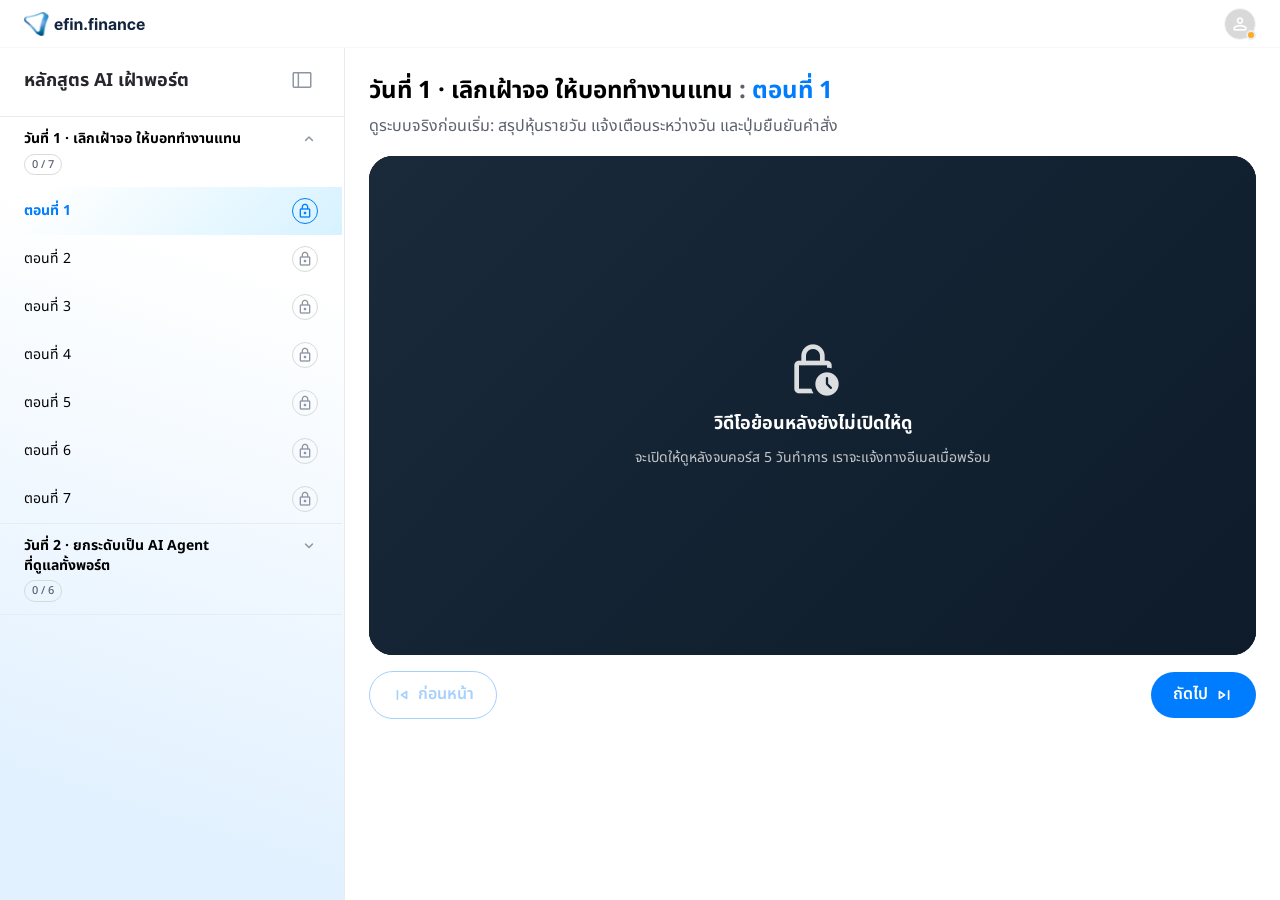
<file: watch.html>
<!DOCTYPE html>
<html lang="th">

<head>
    <meta charset="utf-8" />
    <meta name="viewport" content="width=device-width, initial-scale=1, viewport-fit=cover" />
    <!-- หน้าดูย้อนหลัง (โครงจาก RoboLab /watch · ข้อมูลจาก prototype "คอร์ส AI เฝ้าพอร์ต" #learning)
         ยังไม่มีวิดีโอจริง: ทุกตอนแสดงหน้าจอล็อก (เปิดให้ดูหลังจบคอร์ส 5 วันทำการ) · หน้าสมาชิก → ไม่ให้ search engine เก็บ -->
    <title>ดูย้อนหลัง · คอร์ส AI เฝ้าพอร์ต</title>
    <meta name="robots" content="noindex, nofollow" />
    <meta name="theme-color" content="#ffffff" />
    <link rel="icon" href="https://www.efin.finance/shared/assets/favicon.ico" sizes="16x16 32x32 48x48" type="image/x-icon" />
    <link rel="apple-touch-icon" href="https://www.efin.finance/shared/assets/apple-icon.png" sizes="180x180" type="image/png" />
    <link rel="preconnect" href="https://fonts.googleapis.com" />
    <link rel="preconnect" href="https://fonts.gstatic.com" crossorigin />
    <link rel="stylesheet" href="https://fonts.googleapis.com/css2?family=Inter:wght@500;600;700&family=Noto+Sans+Thai:wght@300;400;500;600;700&display=swap" />
    <!-- ไอคอน: โหลดเฉพาะ 8 ไอคอนที่ใช้ในหน้านี้ (เรียงตามตัวอักษร) เพิ่มไอคอนใหม่ต้องเพิ่มชื่อในรายการนี้ด้วย -->
    <link rel="stylesheet" href="https://fonts.googleapis.com/css2?family=Material+Symbols+Rounded:opsz,wght,FILL,GRAD@24,400,0..1,0&icon_names=format_list_bulleted,keyboard_arrow_down,keyboard_arrow_up,lock,lock_clock,person,skip_next,skip_previous&display=block" />
    <link rel="stylesheet" href="assets/css/tokens.css" />
    <link rel="stylesheet" href="assets/css/style.css" />
    <link rel="stylesheet" href="assets/css/watch.css" />
</head>

<body class="cw-page">
    <div class="cw-root">
        <header class="cw-header">
            <a class="cw-header-brand" href="index.html" aria-label="กลับหน้าคอร์ส AI เฝ้าพอร์ต">
                <img class="cw-logo" src="assets/images/efin-logo-nav.svg" alt="efin.finance" width="121" height="24" />
            </a>
            <span class="cw-avatar cw-avatar--sm" aria-hidden="true">
                <span class="ms">person</span>
                <span class="cw-avatar-dot"></span>
            </span>
        </header>

        <div class="cw-layout">
            <!-- จอ ≥1024: ปุ่มซ่อน/แสดงสารบัญด้านซ้าย · ≤1023 สารบัญเป็นแผ่นเลื่อนขึ้นจากล่าง (เปิดด้วยปุ่ม "ดูบทเรียน") -->
            <button type="button" class="cw-sidebar-toggle cw-sidebar-toggle--open" aria-label="ซ่อนหรือแสดงสารบัญ"
                aria-controls="cw-sidebar" aria-expanded="true">
                <img src="assets/icons/sidebar.svg" alt="" width="22" height="22" />
            </button>
            <div class="cw-backdrop" hidden></div>

            <aside class="cw-sidebar cw-sidebar--open" id="cw-sidebar" aria-label="สารบัญหลักสูตร">
                <button type="button" class="cw-sidebar-handle" aria-label="ปิดสารบัญ"><span class="cw-handle-pill"></span></button>
                <div class="cw-sidebar-head">
                    <h2 class="cw-course-name">หลักสูตร AI เฝ้าพอร์ต</h2>
                </div>
                <div class="cw-lesson-list">
                    <div class="cw-section is-open">
                        <button type="button" class="cw-section-row" aria-expanded="true" aria-controls="cw-sec-1">
                            <span class="cw-section-top">
                                <span class="cw-section-name">วันที่ 1 · เลิกเฝ้าจอ <span class="nobr">ให้บอททำงานแทน</span></span>
                                <span class="ms cw-section-chevron" aria-hidden="true">keyboard_arrow_up</span>
                            </span>
                            <span class="cw-section-meta"><span class="cw-section-count">0 / 7</span></span>
                        </button>
                        <ol class="cw-lessons" id="cw-sec-1">
                            <li><button type="button" class="cw-lesson-btn" data-topic="ดูระบบจริงก่อนเริ่ม: สรุปหุ้นรายวัน แจ้งเตือนระหว่างวัน และปุ่มยืนยันคำสั่ง"><span class="cw-lesson-name">ตอนที่ 1</span><span class="cw-lesson-play" aria-hidden="true"><span class="ms">lock</span></span></button></li>
                            <li><button type="button" class="cw-lesson-btn" data-topic="เปลี่ยนวิธีเทรดในหัวให้เป็นกติกาที่ชัดเจนด้วย Setup Card"><span class="cw-lesson-name">ตอนที่ 2</span><span class="cw-lesson-play" aria-hidden="true"><span class="ms">lock</span></span></button></li>
                            <li><button type="button" class="cw-lesson-btn" data-topic="สร้างบอท Telegram ส่วนตัว"><span class="cw-lesson-name">ตอนที่ 3</span><span class="cw-lesson-play" aria-hidden="true"><span class="ms">lock</span></span></button></li>
                            <li><button type="button" class="cw-lesson-btn" data-topic="ตั้งค่า n8n แบบ Cloud หรือติดตั้งบน Server ของตัวเอง"><span class="cw-lesson-name">ตอนที่ 4</span><span class="cw-lesson-play" aria-hidden="true"><span class="ms">lock</span></span></button></li>
                            <li><button type="button" class="cw-lesson-btn" data-topic="สร้าง Workflow แรกที่ดึงราคา เทียบเกณฑ์ แล้วแจ้งเตือนเองทุกวัน"><span class="cw-lesson-name">ตอนที่ 5</span><span class="cw-lesson-play" aria-hidden="true"><span class="ms">lock</span></span></button></li>
                            <li><button type="button" class="cw-lesson-btn" data-topic="เชื่อมข้อมูลตลาดผ่าน MCP: ราคา เส้นค่าเฉลี่ย บทวิเคราะห์ ปันผล"><span class="cw-lesson-name">ตอนที่ 6</span><span class="cw-lesson-play" aria-hidden="true"><span class="ms">lock</span></span></button></li>
                            <li><button type="button" class="cw-lesson-btn" data-topic="เทคนิคพิเศษ: เฝ้าหุ้นตามกระแสเงินต่างชาติ"><span class="cw-lesson-name">ตอนที่ 7</span><span class="cw-lesson-play" aria-hidden="true"><span class="ms">lock</span></span></button></li>
                        </ol>
                    </div>
                    <div class="cw-section">
                        <button type="button" class="cw-section-row" aria-expanded="false" aria-controls="cw-sec-2">
                            <span class="cw-section-top">
                                <span class="cw-section-name">วันที่ 2 · ยกระดับเป็น <span class="nobr">AI Agent</span> <span class="nobr">ที่ดูแลทั้งพอร์ต</span></span>
                                <span class="ms cw-section-chevron" aria-hidden="true">keyboard_arrow_down</span>
                            </span>
                            <span class="cw-section-meta"><span class="cw-section-count">0 / 6</span></span>
                        </button>
                        <ol class="cw-lessons" id="cw-sec-2" hidden>
                            <li><button type="button" class="cw-lesson-btn" data-topic="สร้าง AI Agent ที่ถาม-ตอบเรื่องหุ้นในแชทได้"><span class="cw-lesson-name">ตอนที่ 1</span><span class="cw-lesson-play" aria-hidden="true"><span class="ms">lock</span></span></button></li>
                            <li><button type="button" class="cw-lesson-btn" data-topic="เทคนิคพิเศษ: ตรวจพอร์ตแบบ All Weather และแจ้งเมื่อถึงเวลาพิจารณาปรับสมดุล"><span class="cw-lesson-name">ตอนที่ 2</span><span class="cw-lesson-play" aria-hidden="true"><span class="ms">lock</span></span></button></li>
                            <li><button type="button" class="cw-lesson-btn" data-topic="ทำให้ระบบไว้ใจได้: รู้วันหยุดตลาด แจ้งเตือนเมื่อมีปัญหา ไม่ส่งซ้ำ"><span class="cw-lesson-name">ตอนที่ 3</span><span class="cw-lesson-play" aria-hidden="true"><span class="ms">lock</span></span></button></li>
                            <li><button type="button" class="cw-lesson-btn" data-topic="รับราคาแบบ Real-time ผ่าน Settrade Streaming API"><span class="cw-lesson-name">ตอนที่ 4</span><span class="cw-lesson-play" aria-hidden="true"><span class="ms">lock</span></span></button></li>
                            <li><button type="button" class="cw-lesson-btn" data-topic="ระบบส่งคำสั่งแบบกดยืนยัน: คุณเป็นผู้อนุมัติทุกครั้ง"><span class="cw-lesson-name">ตอนที่ 5</span><span class="cw-lesson-play" aria-hidden="true"><span class="ms">lock</span></span></button></li>
                            <li><button type="button" class="cw-lesson-btn" data-topic="วัดผลและปรับปรุงกติกา พร้อมคุมต้นทุนระบบให้คุ้มกับขนาดพอร์ต"><span class="cw-lesson-name">ตอนที่ 6</span><span class="cw-lesson-play" aria-hidden="true"><span class="ms">lock</span></span></button></li>
                        </ol>
                    </div>
                </div>
            </aside>

            <main class="cw-main">
                <h1 class="cw-main-titlebar">
                    <span class="cw-titlebar-section" id="cw-t-section">วันที่ 1 · เลิกเฝ้าจอ <span class="nobr">ให้บอททำงานแทน</span></span><span class="cw-titlebar-sep" aria-hidden="true">:</span><span class="cw-titlebar-lesson" id="cw-t-lesson">ตอนที่ 1</span>
                </h1>
                <p class="cw-titlebar-topic" id="cw-t-topic" aria-live="polite">ดูระบบจริงก่อนเริ่ม: สรุปหุ้นรายวัน แจ้งเตือนระหว่างวัน และปุ่มยืนยันคำสั่ง</p>
                <!-- กรอบวิดีโอแบบ RoboLab · ตอนนี้แสดงหน้าจอล็อก (ข้อความจาก prototype) เพราะวิดีโอเปิดให้ดูหลังจบคอร์ส
                     เมื่อมีวิดีโอจริง ใส่ <video> หรือ iframe แทน .cw-player-lock (ปุ่มควบคุมแบบ RoboLab ดูได้ใน git ประวัติไฟล์นี้) -->
                <div class="cw-player-wrap">
                    <div class="cw-player">
                        <div class="cw-player-bg"></div>
                        <div class="cw-player-lock">
                            <span class="ms" aria-hidden="true">lock_clock</span>
                            <b>วิดีโอย้อนหลังยังไม่เปิดให้ดู</b>
                            <span>จะเปิดให้ดูหลังจบคอร์ส 5 วันทำการ เราจะแจ้งทางอีเมลเมื่อพร้อม</span>
                        </div>
                    </div>
                </div>
                <div class="cw-video-nav">
                    <button type="button" class="cw-vnav-btn cw-vnav-btn--outline" id="cw-prev"><span class="ms" aria-hidden="true">skip_previous</span>ก่อนหน้า</button>
                    <button type="button" class="cw-vnav-btn cw-vnav-btn--primary" id="cw-next">ถัดไป<span class="ms" aria-hidden="true">skip_next</span></button>
                </div>
            </main>
        </div>

        <div class="cw-bottom-bar">
            <button type="button" class="cw-bottom-lessons" aria-controls="cw-sidebar" aria-expanded="false">
                <span class="ms" aria-hidden="true">format_list_bulleted</span><span>ดูบทเรียน</span>
            </button>
        </div>
    </div>
    <script src="assets/js/watch.js"></script>
</body>

</html>
</file>
<file: assets/css/tokens.css>
/* ==========================================================================
   efin.finance — Design Tokens
   ถอดจาก RoboLab (robolab-beta.vercel.app) — ชุดแรกคือค่า :root ของ RoboLab ตรงตัว
   ชุด "extended" คือค่าที่ RoboLab ใช้ซ้ำแบบ hardcode ในคอมโพเนนต์ ยกขึ้นมาเป็น token
   ========================================================================== */

:root {
  /* ---------- Color · core (RoboLab :root) ---------- */
  --color-white: #fff;
  --color-black: #000;
  --color-primary: #007dfe;           /* efin blue — ปุ่ม ลิงก์ ไอคอน ไฮไลต์ */
  --color-text-primary: #25272c;      /* หัวข้อ + เนื้อหาหลัก */
  --color-text-secondary: #5b616e;    /* คำอธิบาย */
  --color-text-tertiary: #8e95a2;     /* sub-label / caption */
  --color-text-muted: #858585;
  --color-dark-navy: #13243e;
  --color-navy-deep: #0a2a50;
  --color-navy-mid: #111b25;
  --color-blue-50: #edfaff;           /* พื้นหลัง hero / quote / badge */
  --color-blue-100: #d6f2ff;          /* chip / timer box */
  --color-roadmap-end: #d9edff;
  --color-pricing-border: #bfd7fe;
  --color-blue-gray: #9fb0c2;
  --color-border: #e9ebf0;
  --color-border-light: #d9d9d9;
  --color-border-mid: #eaeaea;
  --color-off-white: #fbfbfb;
  --color-error: #f87171;
  --color-error-red: #ef4444;
  --color-success-bg: #dffade;
  --color-success-green: #40bc7c;
  --color-success-dark: #4f7417;
  --color-live-green: #6bd297;
  --color-after-start: #002d5a;
  --color-after-end: #1382f3;

  /* ---------- Color · extended (hardcoded ใน RoboLab → token) ---------- */
  --color-primary-hover: #0d539b;     /* hover ปุ่ม solid */
  --color-primary-ring: #1899ff;      /* hover ขอบปุ่ม outline */
  --color-blue-25: #f5f9ff;           /* พื้นการ์ด roadmap */
  --color-instructor-start: #f5faff;
  --color-instructor-end: #dff0ff;
  --color-divider: #b6bac3;
  --color-on-dark-muted: #b6c3d2;
  --color-lime: #94d227;              /* check บนพื้นเข้ม */
  --color-warning: #fbab24;
  --color-warning-bg: #fff8eb;
  --color-danger-bg: #fee2e2;
  --color-danger-soft-bg: #fff1f1;
  --color-danger-text: #a10000;
  --color-danger-icon: #e64040;

  /* ---------- Typography ---------- */
  --font-thai: 'Noto Sans Thai', sans-serif;
  --font-en: 'Noto Sans Thai', sans-serif;
  --font-num: 'Inter', sans-serif;   /* ตัวเลขใหญ่ / badge */
  --text-xs: 11px;
  --text-sm: 12px;
  --text-base: 14px;
  --text-md: 16px;
  --text-lg: 18px;
  --text-xl: 24px;
  --text-2xl: 32px;
  --text-3xl: 40px;
  --text-4xl: 48px;
  --lh-tight: 1.3;
  --lh-normal: 1.5;
  --lh-body: 1.6;
  --lh-loose: 1.8;

  /* ---------- Spacing ---------- */
  --spacing-xs: 8px;
  --spacing-sm: 16px;
  --spacing-md: 24px;
  --spacing-lg: 40px;
  --spacing-xl: 64px;
  --spacing-2xl: 80px;
  --section-y: 72px;                  /* padding บน-ล่างมาตรฐานของ section */
  --section-gap: 48px;                /* ระยะ header → เนื้อหา */

  /* ---------- Layout ---------- */
  --container: 1200px;
  --container-wide: 1296px;           /* navbar / pricing */
  --container-narrow: 820px;          /* FAQ */

  /* ---------- Radius ---------- */
  --r-xs: 6px;                        /* tag สี่เหลี่ยม */
  --r-sm: 8px;
  --r-md: 12px;
  --r-lg: 16px;
  --r-xl: 24px;
  --r-2xl: 32px;                      /* frame ใหญ่ (features) */
  --r-full: 9999px;

  /* ---------- Shadow ---------- */
  --shadow-nav: 0 12px 20px #0040a214, inset 0 1px #fff9;
  --shadow-nav-scrolled: 0 12px 20px #0040a214, 0 2px 8px #0000000f;
  --shadow-card-hover: 0 4px 24px #00000014;
  --shadow-soft: 0 4px 20px 13px #002a690d;
  --shadow-bar: 0 -4px 16px #00000014;
  --shadow-pop: 0 8px 24px #0000001a;

  /* ---------- Gradient ---------- */
  --grad-hero: linear-gradient(to bottom, #edfaff 0%, #fff 100%); /* เท่ากับ RoboLab #hero ทุกค่า (เทียบ computed style แล้ว) */
  --grad-roadmap: linear-gradient(to bottom, #fff 0%, #d9edff 100%);
  --grad-roadmap-full: linear-gradient(#fff 0%, #d9edff 100%), radial-gradient(circle at 50% 100%, #007dfe1c 0%, #d9edff 100%), linear-gradient(#fff0 0%, #fff 100%); /* ค่าเต็มของ RoboLab #roadmap */
  --grad-vsl: linear-gradient(160deg, #0a2a50 3.8%, #111b25 96.2%);
  --grad-finalcta: linear-gradient(to bottom, #ffffff80 12%, #d6f2ff 100%);
  --grad-after-card: linear-gradient(135deg, #002d5a 0%, #1382f3 100%);
  --grad-guarantee-card: linear-gradient(160deg, #0a2a50 3.8%, #111b25 96.2%);
  --grad-text: linear-gradient(90deg, #002d5a 0%, #1382f3 100%);       /* ข้อความไล่สี */
  --grad-text-silver: linear-gradient(99deg, #fff 0%, #c9c9c9 100%);   /* ข้อความไล่สีเงินบนพื้นเข้ม (ราคา 7,900) */
  --grad-dark-card: linear-gradient(-42deg, #0a2a50 0%, #111b25 95%);
  --grad-instructor: linear-gradient(#f5faff 0%, #dff0ff 100%);
  --grad-card-light: linear-gradient(#fff0 0%, #ffffff29 100%),
    radial-gradient(circle at 50% 100%, #007dfe08 0%, #d9edff3d 100%),
    linear-gradient(#fff 0%, #d9edff 100%);
  /* section แบบต่อเนื่อง: เริ่มด้วยสีที่ section ก่อนหน้าจบ แล้วคืนเป็นขาวก่อน section ถัดไป → รอยต่อกลืนกัน */
  --grad-flow-instructor: linear-gradient(to bottom, #fff 0%, #f5faff 14%, #dff0ff 100%);
  --grad-flow-support: linear-gradient(to bottom, #dff0ff 0%, #e8f5ff 100%); /* ต่อจากผู้สอนด้านบน · ล่างตัดชัดเข้าขาว */
  --grad-key-visual-border: linear-gradient(#007dfe 0%, #d6f2ff 100%);

  /* ---------- Texture ---------- */
  /* ลายตารางเส้นประบนการ์ดเข้ม: หน้าตาเดียวกับภาพ card-texture.webp เดิม (ลบไฟล์แล้ว · ขาว α .075 · เส้น 1.6px · ประ 6/6 · ใช้คู่ opacity .4)
     แต่เป็น tile ช่อง 48px คงที่ ไม่โตตามขนาดการ์ดแบบภาพ cover */
  --tex-grid-dashed: url("data:image/svg+xml,%3Csvg xmlns='http://www.w3.org/2000/svg' width='48' height='48'%3E%3Cg fill='none' stroke='%23fff' stroke-opacity='.075' stroke-width='1.6' stroke-dasharray='6 6'%3E%3Cpath d='M.8 0v48'/%3E%3Cpath d='M0 .8h48'/%3E%3C/g%3E%3C/svg%3E") center / 48px 48px;

  /* ---------- Motion ---------- */
  --ease: cubic-bezier(.2, .7, .2, 1);
  --dur-fast: .15s;
  --dur: .2s;
  --dur-reveal: .6s;

  /* ---------- Layer ---------- */
  --z-nav: 1000;
  --z-bottom-bar: 998;
  --z-backtop: 500;
}
</file>
<file: assets/css/style.css>
/* โหลด tokens.css ก่อนไฟล์นี้เสมอ (ดู <head>) */

/* ==========================================================================
   Base (ตรงกับ RoboLab)
   ========================================================================== */
*,
:before,
:after {
    box-sizing: border-box;
    margin: 0;
    padding: 0;
}

html {
    scroll-behavior: smooth;
    overflow-x: hidden;
    overflow-x: clip;
}

body {
    font-family: var(--font-thai);
    color: var(--color-text-primary);
    background: var(--color-white);
    width: 100%;
    line-height: var(--lh-body);
    overflow-x: hidden;
    overflow-x: clip;
    /* clip: ไม่ทำให้ body เป็น scroll container → sticky ใช้ได้ */
}

[hidden] {
    display: none !important;
}

img {
    max-width: 100%;
    display: block;
}

a {
    color: inherit;
    text-decoration: none;
}

ul,
ol {
    list-style: none;
}

button,
input,
textarea,
select {
    font: inherit;
    color: inherit;
}

section[id] {
    scroll-margin-top: 96px;
}

:focus-visible {
    outline: 2px solid var(--color-primary);
    outline-offset: 3px;
    border-radius: 4px;
}

.sr-only {
    position: absolute;
    width: 1px;
    height: 1px;
    overflow: hidden;
    clip: rect(0 0 0 0);
    white-space: nowrap;
}

/* กันวลีไทยถูกตัดกลางคำตอนข้อความขึ้นบรรทัดใหม่ */
.nobr {
    white-space: nowrap;
}

.skip-link {
    position: absolute;
    left: 16px;
    top: -60px;
    z-index: 2000;
    background: var(--color-primary);
    color: #fff;
    padding: 8px 16px;
    border-radius: var(--r-full);
    font-weight: 600;
    transition: top var(--dur);
}

.skip-link:focus {
    top: 12px;
}

.ms {
    font-family: 'Material Symbols Rounded';
    font-weight: normal;
    font-style: normal;
    line-height: 1;
    letter-spacing: normal;
    text-transform: none;
    white-space: nowrap;
    direction: ltr;
    display: inline-block;
    flex-shrink: 0;
    user-select: none;
    font-feature-settings: 'liga';
    -webkit-font-feature-settings: 'liga';
    font-variation-settings: 'FILL' 0, 'wght' 400, 'GRAD' 0, 'opsz' 24;
}

.ms--fill {
    font-variation-settings: 'FILL' 1, 'wght' 400, 'GRAD' 0, 'opsz' 24;
}

/* ==========================================================================
   Layout
   ========================================================================== */
.container {
    max-width: var(--container);
    padding: 0 var(--spacing-sm);
    margin: 0 auto;
}

.section {
    padding: var(--section-y) 0;
}

.section--flush-top {
    padding-top: 0;
}

#outcome {
    background: #fff;
}

.section-head {
    display: flex;
    flex-direction: column;
    gap: 11px;
    text-align: center;
    margin-bottom: var(--section-gap);
}

.section-head--left {
    text-align: left;
}

.section-title {
    font-size: var(--text-2xl);
    font-weight: 700;
    line-height: 1.5;
    color: var(--color-text-primary);
    text-wrap: balance;
}

.section-title .accent {
    display: block;
    color: var(--color-primary);
}

/* ตัวช่วยหัวข้อ: .line = ขึ้นบรรทัดใหม่ (สีเดียวกับหัวข้อ) · .hl = คำเน้นสีฟ้า */
.section-title .line,
.guarantee-title .line,
.finalcta-sub .line {
    display: block;
}

.hl {
    color: var(--color-primary);
}

.section-title .accent-lg {
    display: block;
    font-size: var(--text-4xl);
    line-height: 1.5;
    background: var(--grad-text);
    -webkit-background-clip: text;
    background-clip: text;
    -webkit-text-fill-color: transparent;
}

.section-sub {
    font-size: var(--text-lg);
    line-height: 1.5;
    padding-top: 5px;
    color: var(--color-text-primary);
    max-width: 720px;
    margin: 0 auto;
    text-wrap: pretty;
}

.section-head--left .section-sub {
    margin: 0;
}

.grad-text {
    background: var(--grad-text);
    -webkit-background-clip: text;
    background-clip: text;
    -webkit-text-fill-color: transparent;
}

.text-blue {
    color: var(--color-primary);
}

/* ==========================================================================
   Buttons (btn-hero-solid / btn-hero-outline / nav-btn)
   ========================================================================== */
.btn {
    display: inline-flex;
    align-items: center;
    justify-content: center;
    gap: 8px;
    padding: 12px 24px;
    border-radius: var(--r-full);
    border: 1px solid transparent;
    font-family: var(--font-thai);
    font-size: var(--text-md);
    font-weight: 600;
    line-height: 1.5;
    white-space: nowrap;
    cursor: pointer;
    transition: background var(--dur), border-color var(--dur), color var(--dur), transform var(--dur);
}

.btn .ms {
    font-size: 20px;
}

.btn--primary {
    background: var(--color-primary);
    color: #fff;
}

.btn--primary:hover {
    background: var(--color-primary-hover);
    border-color: var(--color-primary-hover);
}

.btn--outline {
    background: #fff;
    color: var(--color-primary);
    border-color: var(--color-primary);
}

.btn--outline:hover {
    border-color: var(--color-primary-ring);
}

.btn--white {
    background: #fff;
    color: var(--color-primary);
}

.btn--white:hover {
    border-color: var(--color-primary-ring);
}

.btn--lg {
    padding: 14px 32px;
    font-size: var(--text-lg);
    line-height: 1.6;
}

.btn--lg.btn--outline {
    border-width: 1.5px;
}

.btn--block {
    width: 100%;
}

.btn--start {
    align-self: flex-start;
}

.btn:disabled {
    opacity: .45;
    cursor: not-allowed;
}

/* ==========================================================================
   Small atoms
   ========================================================================== */
/* tag สี่เหลี่ยมฟ้า (s6-tag / blog-tag) */
.tag {
    display: inline-flex;
    align-items: center;
    gap: 4px;
    align-self: flex-start;
    background: var(--color-primary);
    color: #fff;
    border-radius: var(--r-xs);
    padding: 2px 8px;
    font-size: var(--text-sm);
    font-weight: 400;
    line-height: 1.5;
    white-space: nowrap;
}

.tag--soft {
    background: #fff;
    color: var(--color-primary);
    font-weight: 600;
    box-shadow: inset 0 0 0 1px #bfe0ff;
}

/* soft = พื้นขาว ตัวน้ำเงินหนา เส้นขอบฟ้าอ่อน */

/* ขนาด: .tag ค่าเริ่ม = sm (12px · padding 2/8 · สูง 22) ใช้กับ Early Bird / โบนัส
   .tag--base = ขนาดปกติ (16px --text-md · padding 4/16 · สูง 32) ใช้กับ badge ชื่อคอร์สใน hero */
.tag--base {
    padding: 4px 16px;
    font-size: var(--text-md);
}

.tag--warn {
    background: var(--color-warning-bg);
    color: #b26b00;
    font-weight: 600;
}


/* icon row (card-row) */
.icon-row {
    display: flex;
    /* flex-direction: column; */
    gap: 12px;
    align-items: flex-start;
}

.icon-row>.ms {
    color: var(--color-primary);
    font-size: 28px;
    width: 32px;
    text-align: center;
    padding-top: 2px;
}

.icon-row b {
    display: block;
    font-size: var(--text-md);
    font-weight: 700;
    line-height: 1.5;
}

.icon-row p,
.icon-row span {
    font-size: var(--text-md);
    line-height: 1.5;
    color: var(--color-text-secondary);
}

/* ==========================================================================
   Navbar — glass pill (RoboLab #navbar)
   ========================================================================== */
.nav {
    position: fixed;
    top: 16px;
    left: 0;
    right: 0;
    z-index: var(--z-nav);
    display: flex;
    justify-content: center;
    padding: 0 24px;
    pointer-events: none;
}

.nav-inner {
    pointer-events: all;
    width: 100%;
    max-width: var(--container-wide);
    display: flex;
    align-items: center;
    justify-content: space-between;
    gap: 16px;
    padding: 12px 24px;
    border-radius: 999px;
    border: 1px solid #fff6;
    background: #ffffff26;
    -webkit-backdrop-filter: blur(20px);
    backdrop-filter: blur(20px);
    box-shadow: var(--shadow-nav);
    transition: box-shadow var(--dur);
}

.nav.scrolled .nav-inner {
    box-shadow: var(--shadow-nav-scrolled);
}

.nav-logo {
    display: flex;
    align-items: center;
    gap: 12px;
    flex-shrink: 0;
}

.nav-logo-efin {
    width: 131px;
    height: 26px;
}

.nav-links {
    display: flex;
    align-items: center;
    gap: 20px;
    padding: 0 8px;
}

.nav-links a {
    font-size: 16px;
    line-height: 1.5;
    padding: 4px 0;
    white-space: nowrap;
    transition: color var(--dur-fast);
}

.nav-links a:hover {
    color: var(--color-primary);
}

.nav-actions {
    display: flex;
    align-items: center;
    gap: 8px;
    flex-shrink: 0;
}

.hamburger {
    display: none;
    flex-direction: column;
    gap: 5px;
    padding: 8px;
    background: none;
    border: 0;
    cursor: pointer;
}

.hamburger span {
    display: block;
    width: 22px;
    height: 2px;
    border-radius: 2px;
    background: var(--color-text-primary);
    transition: transform .3s, opacity .3s;
}

.hamburger[aria-expanded='true'] span:nth-child(1) {
    transform: translateY(7px) rotate(45deg);
}

.hamburger[aria-expanded='true'] span:nth-child(2) {
    opacity: 0;
}

.hamburger[aria-expanded='true'] span:nth-child(3) {
    transform: translateY(-7px) rotate(-45deg);
}

.mobile-nav {
    display: none;
    position: fixed;
    top: 84px;
    left: 16px;
    right: 16px;
    z-index: 999;
    flex-direction: column;
    padding: 16px;
    border-radius: var(--r-lg);
    border: 1px solid var(--color-border);
    background: #fffffff5;
    -webkit-backdrop-filter: blur(20px);
    backdrop-filter: blur(20px);
    box-shadow: var(--shadow-pop);
}

.mobile-nav.open {
    display: flex;
}

.mobile-nav a:not(.btn) {
    font-size: var(--text-md);
    color: var(--color-text-secondary);
    border-bottom: 1px solid var(--color-border);
    padding: 12px 8px;
}

.mobile-nav .btn {
    margin-top: 12px;
}

/* ==========================================================================
   Hero (RoboLab #hero)
   ========================================================================== */
.hero {
    position: relative;
    overflow: hidden;
    background: var(--grad-hero);
    padding-top: 88px;
}

.hero-stage {
    position: relative;
    max-width: 1240px;
    margin: 0 auto;
    padding: 0 var(--spacing-sm);
    display: grid;
    grid-template-columns: minmax(0, 1fr);
    /* ตอนนี้ไม่มีภาพขวา → เนื้อหาคอลัมน์เดียวจัดกลาง */
    justify-items: center;
}

/* ==========================================================================
   ฉากหลัง hero: ตารางช่องเล็ก + ช่องไอคอน (แนว cryps.framer.website ปรับเป็นธีมสว่าง · แทนลายจุด 20px เดิม)
   - ช่อง --cell: 56px (≤1199: 48 · ≤767: 44) เล็กกว่าต้นแบบ (~80) · เส้น 1px ฟ้าหลักโปร่ง 10% · คอลัมน์จัดกึ่งกลางจอ (มีช่องกลางพอดี)
   - mask เดิมของลายจุด: กลางจาง (หลังหัวข้อ) + ด้านล่างจางหายต่อกับ section ถัดไป — ใช้กับเส้น ช่องไอคอน และแสงทั้งชั้น
   - ช่องไอคอน .hg-cell: พื้นขาว (สว่างกว่าพื้น hero นิดเดียว) + ไอคอน Lucide (เส้น 2px) สีหลักโปร่ง · วางด้วยหน่วยช่อง --c (คอลัมน์จากกลาง) / --r (แถว)
     จอ ≥1200 (.hg-d) อยู่คอลัมน์ริมซ้ายขวาข้างเนื้อหา (|c| ≥ 9) · 768–1199 (.hg-t) อยู่แถว 2–3 เหนือป้ายชื่อคอร์ส
     ≤767 (.hg-m) ตำแหน่งตามที่ผู้ใช้กำหนด: ช่องริมจอ (.hg-x) ซ้าย/ขวาไล่ลงข้างเนื้อหา + 2 ช่องกลางด้านบน (ดู index.html)
   - animation: โหลดหน้า ตารางเลื่อนลง 1 ช่องพร้อมเฟดเข้า → เฟรมช่องค่อยๆ ปรากฏทีละแถว → ไอคอนในช่องค่อยๆ ตามมา → แสงวิ่งตามเส้นแนวตั้ง 2 เส้นวนต่อเนื่อง
     reduced motion = นิ่ง ไม่มีแสงวิ่ง
   ========================================================================== */
.hero-grid {
    --cell: 56px;
    --hg-line: rgba(0, 125, 254, .1);
    container-type: inline-size;
    /* ให้ช่องโลโก้ใช้ cqw คำนวณระยะจากขอบจอ */
    position: absolute;
    inset: 0;
    z-index: 0;
    pointer-events: none;
    -webkit-mask-image: radial-gradient(ellipse, rgba(0, 0, 0, .3) 30%, #000 50%), linear-gradient(to bottom, #000 45%, transparent 92%);
    -webkit-mask-composite: source-in;
    mask-image: radial-gradient(ellipse, rgba(0, 0, 0, .3) 30%, #000 50%), linear-gradient(to bottom, #000 45%, transparent 92%);
    mask-composite: intersect;
    animation: hg-in .9s cubic-bezier(.22, 1, .36, 1) .1s both;
}

/* เส้นตาราง: background-position 50% → เส้นแนวตั้งอยู่ที่ กลางจอ − ครึ่งช่อง + k × ช่อง (ตรงกับตำแหน่ง .hg-cell)
   ส่วนบนจางลง: ขอบบนเหลือ 45% ไล่เป็นเต็มที่ 6 ช่อง (mask เฉพาะเส้น · ช่องไอคอนไม่จางตาม) */
.hero-grid::before {
    content: '';
    position: absolute;
    inset: 0;
    -webkit-mask-image: linear-gradient(to bottom, rgba(0, 0, 0, .45), #000 calc(var(--cell) * 6));
    mask-image: linear-gradient(to bottom, rgba(0, 0, 0, .45), #000 calc(var(--cell) * 6));
    background-image:
        linear-gradient(to right, var(--hg-line) 1px, transparent 1px),
        linear-gradient(to bottom, var(--hg-line) 1px, transparent 1px);
    background-size: var(--cell) var(--cell);
    background-position: 50% 0;
}

.hg-cell {
    position: absolute;
    left: calc(50% - var(--cell) / 2 + var(--c) * var(--cell) + 1px);
    top: calc(var(--r) * var(--cell) + 1px);
    width: calc(var(--cell) - 1px);
    height: calc(var(--cell) - 1px);
    display: grid;
    place-items: center;
    background: #fff;
    /* เฟรมช่องค่อยๆ ปรากฏทีละแถว (แบบ cryps): เฟด .9s เริ่ม .3s + แถว × .1s */
    animation: hg-fade .9s ease calc(.3s + var(--r) * .1s) both;
}


/* ช่องโลโก้เครื่องมือ: ชิดขอบจอ · --e = ช่องที่เท่าไรนับจากขอบ (0 = ช่องเต็มช่องแรก)
   เส้นแนวตั้งเส้นแรกจากขอบซ้าย = mod(กลางจอ − ครึ่งช่อง, ช่อง) · ตารางสมมาตร → ขอบขวาห่างเท่ากัน
   โลโก้สีเดียวสีหลักเหมือนไอคอน (.hg-logo) · แถวไม่ซ้ำกับไอคอน Material ฝั่งเดียวกัน จึงไม่ชนกันทุกความกว้างจอ */
.hg-edge.hg-l {
    left: calc(mod(50cqw - var(--cell) / 2, var(--cell)) + var(--e) * var(--cell) + 1px);
}

.hg-edge.hg-r {
    left: calc(100cqw - mod(50cqw - var(--cell) / 2, var(--cell)) - (var(--e) + 1) * var(--cell) + 1px);
}

/* ช่องริมจอ (มือถือ .hg-x): คอลัมน์นอกสุดที่เห็นอย่างน้อยครึ่งช่อง (ขอบซ้ายช่องอยู่ระหว่าง −½ ถึง +½ ช่องจากขอบจอ)
   จอที่ขอบตารางไม่พอดีขอบจอ ช่องจะเลยขอบจอไปบางส่วน (เช่น 375: เห็น 34 จาก 44px) · ตรงกับเส้นตารางเสมอ */
.hg-x.hg-l {
    left: calc(mod(50cqw, var(--cell)) - var(--cell) / 2 + 1px);
}

.hg-x.hg-r {
    left: calc(100cqw - mod(50cqw, var(--cell)) - var(--cell) / 2 + 1px);
}

/* ไอคอน (Lucide · assets/icons/lucide) และโลโก้เครื่องมือ: ใช้ไฟล์ SVG เป็น mask ระบายสีหลัก โปร่ง 45% กว้าง .42 ช่อง
   สีเดียวกันทั้งหมด · เปลี่ยนไอคอนช่องไหนก็แค่ชี้ --logo ไปไฟล์ใหม่ */
.hg-ico,
.hg-logo {
    display: block;
    width: calc(var(--cell) * .42);
    aspect-ratio: 1;
    background: var(--color-primary);
    opacity: .45;
    -webkit-mask: var(--logo) center / contain no-repeat;
    mask: var(--logo) center / contain no-repeat;
    /* ไอคอน/โลโก้ตามมาหลังเฟรมช่องตัวเอง .3s แล้วค่อยๆ ชัดขึ้นจนถึง .45 ใน .8s */
    animation: hg-fade .8s ease calc(.6s + var(--r) * .1s) both;
}

.hg-ico--candlestick {
    --logo: url('../icons/lucide/chart-candlestick.svg');
}

.hg-ico--line {
    --logo: url('../icons/lucide/chart-line.svg');
}

.hg-ico--bot {
    --logo: url('../icons/lucide/bot.svg');
}

.hg-ico--exchange {
    --logo: url('../icons/lucide/arrow-right-left.svg');
}

.hg-ico--workflow {
    --logo: url('../icons/lucide/workflow.svg');
}

.hg-ico--brain {
    --logo: url('../icons/lucide/brain.svg');
}

.hg-ico--database {
    --logo: url('../icons/lucide/database.svg');
}

.hg-ico--bell {
    --logo: url('../icons/lucide/bell-ring.svg');
}

.hg-ico--pie {
    --logo: url('../icons/lucide/chart-pie.svg');
}

.hg-ico--sparkles {
    --logo: url('../icons/lucide/sparkles.svg');
}

.hg-ico--news {
    --logo: url('../icons/lucide/newspaper.svg');
}

.hg-ico--clock {
    --logo: url('../icons/lucide/clock.svg');
}

/* สัญลักษณ์ n8n (+++ จาก theSVG · สัดส่วน 240 : 96) */
.hg-logo--n8n {
    --logo: url('../logos/n8n-mark.svg');
    width: calc(var(--cell) * .56);
    aspect-ratio: 240 / 96;
}

.hg-logo--telegram {
    --logo: url('../logos/telegram.svg');
}

.hg-logo--chatgpt {
    --logo: url('../logos/openai.svg');
}

.hg-logo--claude {
    --logo: url('../logos/claude.svg');
}

/* efin: ใช้ไฟล์โลโก้ navbar (โหลดอยู่แล้ว) · mask สูงเต็มกล่อง ชิดซ้าย → เห็นแค่สัญลักษณ์ 27 × 26 จาก 131 × 26 */
.hg-logo--efin {
    --logo: url('../images/efin-logo-nav.svg');
    aspect-ratio: 27 / 26;
    -webkit-mask: var(--logo) left center / auto 100% no-repeat;
    mask: var(--logo) left center / auto 100% no-repeat;
}

/* แสงวิ่งตามเส้นแนวตั้ง: เส้น 1px ที่ขอบซ้ายของคอลัมน์ --bc · แสงยาว 3 ช่อง ไล่จากบนลงล่างวนทุก 3.2s (2 เส้นเหลื่อมกัน) */
.hg-beam {
    position: absolute;
    top: 0;
    left: calc(50% - var(--cell) / 2 + var(--bc) * var(--cell));
    width: 1px;
    height: calc(var(--cell) * 12);
    background: linear-gradient(to bottom, transparent, rgba(0, 125, 254, .55), transparent) no-repeat;
    background-size: 1px calc(var(--cell) * 3);
    animation: hg-beam 3.2s linear 1.5s infinite both;
}

.hg-beam--l {
    --bc: -9;
}

.hg-beam--r {
    --bc: 10;
    animation-delay: 3.1s;
}

/* แสงวิ่งแนวนอน: เส้น 1px บนเส้นตารางแถว --br วิ่งจากซ้ายไปขวา ยาว 3 ช่อง วนทุก 4s
   2 เส้นเหลื่อมจังหวะกับแสงแนวตั้ง · ตรงกลางจางตาม mask ของ .hero-grid (ไม่รบกวนข้อความ) */
.hg-hbeam {
    position: absolute;
    left: 0;
    right: 0;
    top: calc(var(--br) * var(--cell));
    height: 1px;
    background: linear-gradient(to right, transparent, rgba(0, 125, 254, .55), transparent) no-repeat;
    background-size: calc(var(--cell) * 3) 1px;
    animation: hg-hbeam 4s linear 2.3s infinite both;
}

.hg-hbeam--1 {
    --br: 5;
}

.hg-hbeam--2 {
    --br: 10;
    animation-delay: 4.3s;
}

@keyframes hg-hbeam {
    from {
        background-position: calc(var(--cell) * -3) 0;
    }

    to {
        background-position: calc(100% + var(--cell) * 3) 0;
    }
}

/* โหลดหน้า: ทั้งตาราง (เส้น) เลื่อนลง 1 ช่องพร้อมเฟดเข้า */
@keyframes hg-in {
    from {
        opacity: 0;
        transform: translateY(calc(var(--cell) * -1));
    }
}

@keyframes hg-fade {
    from {
        opacity: 0;
    }
}

@keyframes hg-beam {
    from {
        background-position: 0 calc(var(--cell) * -3);
    }

    to {
        background-position: 0 calc(100% + var(--cell) * 3);
    }
}

/* ช่องตามขนาดจอ: ≥1200 .hg-d · 768–1199 .hg-t · ≤767 .hg-m */
.hg-m,
.hg-t {
    display: none;
}

@media (max-width: 1199px) {
    .hero-grid {
        --cell: 48px;
    }

    .hg-d,
    .hg-m {
        display: none;
    }

    .hg-t {
        display: grid;
    }

    .hg-beam--l {
        --bc: -7;
    }

    .hg-beam--r {
        --bc: 8;
    }

    /* แท็บเล็ต: เส้นบนแถว 5 · เส้นล่างห่าง 5 ช่อง (แถว 10) */
    .hg-hbeam--1 {
        --br: 5;
    }

    .hg-hbeam--2 {
        --br: 10;
    }
}

@media (max-width: 767px) {

    /* มือถือ: เส้นตารางจางกว่าจอใหญ่ (.1 → .07) */
    .hero-grid {
        --cell: 44px;
        --hg-line: rgba(0, 125, 254, .07);
    }

    .hg-t {
        display: none;
    }

    .hg-m {
        display: grid;
    }

    /* แสงวิ่งแนวตั้งตามขอบนอกของช่องโลโก้ (คอลัมน์ −3 / ขอบขวาคอลัมน์ 3) เห็นทุกความกว้างมือถือ */
    .hg-beam--l {
        --bc: -3;
    }

    .hg-beam--r {
        --bc: 4;
    }

    /* มือถือ: เส้นบนแถว 2 · เส้นล่างแถว 11 (ผู้ใช้ให้ขยับลงจากแถว 5 อีก 6 ช่อง) */
    .hg-hbeam--1 {
        --br: 2;
    }

    .hg-hbeam--2 {
        --br: 11;
    }
}

@media (prefers-reduced-motion: reduce) {

    .hero-grid,
    .hg-cell,
    .hg-ico,
    .hg-logo {
        animation: none;
    }

    .hg-beam,
    .hg-hbeam {
        display: none;
    }
}

/* จุดลอย (Particles) วาดด้วย canvas ใน main.js — ตอนนี้ถอด <canvas> ออกจาก index.html แล้ว (ผู้ใช้สั่ง) · CSS/JS เก็บไว้ */
.hero-particles {
    position: absolute;
    inset: 0;
    width: 100%;
    height: 100%;
    pointer-events: none;
    -webkit-mask-image: linear-gradient(to bottom, #000 45%, transparent 92%);
    mask-image: linear-gradient(to bottom, #000 45%, transparent 92%);
}

.hero> :not(.hero-particles):not(.hero-grid) {
    position: relative;
    z-index: 1;
}

/* ==========================================================================
   Hero folder: ภาพแฟ้มในมือ + ข้อความคอร์สทับหน้าแฟ้ม
   ตำแหน่งทั้งหมดเป็น % ของภาพต้นฉบับ 1086×1448 (หน้าแฟ้มอยู่ราว y 595–1085)
   ========================================================================== */
.hero-folder {
    position: relative;
    justify-self: end;
    width: min(100%, 560px);
    margin: 0;
    /* เฟรมรอบภาพ: แขนที่ถูกตัดที่ขอบภาพจะจบพอดีขอบเฟรม */
    overflow: hidden;
    border: 1px solid #bfd7fe;
    border-radius: 32px;
    background: linear-gradient(160deg, #ffffff 0%, #eef6ff 100%);
}

/* แสงฟ้าจางหลังแฟ้ม */
.hero-folder::before {
    content: '';
    position: absolute;
    inset: 8% 4% 12%;
    border-radius: 50%;
    background: radial-gradient(closest-side, #007dfe24 0%, #007dfe00 100%);
    pointer-events: none;
}

/* ตัดพื้นที่ว่างโปร่งด้านบนของภาพออก (เริ่มที่ y 380) */
.folder-crop {
    position: relative;
    aspect-ratio: 1086 / 1068;
    container-type: inline-size;
}

.folder-canvas {
    position: absolute;
    left: 0;
    top: -35.58%;
    width: 100%;
    aspect-ratio: 1086 / 1448;
    animation: float 7s ease-in-out infinite;
    filter: drop-shadow(0 24px 30px #0a2a5024);
}

/* มือ (เดิม hero-hand.webp 1536×1024 พื้นโปร่ง — ลบไฟล์แล้ว แฟ้มใน hero ถอดออกแล้ว) — ตำแหน่งเป็น % ของภาพอ้างอิง 1086×1448
   ปลายนิ้วตกบนกระเป๋าหน้าแฟ้ม · ขอบขวาของภาพมือเลยขอบเฟรม แขนจึงจบที่ขอบเฟรม */
.folder-hand {
    position: absolute;
    left: 13.4%;
    top: 58.5%;
    /* ขอบล่างภาพมือต้องเลยขอบเฟรมเสมอ แม้ตอนลอยขึ้น 10px — ไม่งั้นเห็นรอยตัดแขน */
    z-index: 3;
    width: 91%;
    /* ขอบขวาเลยเฟรม ~4% กันรอยตัดแขน */
    max-width: none;
    height: auto;
    pointer-events: none;
}

/* ==========================================================================
   แฟ้มกระจก (พอร์ตจาก IconFolder: glass folder + ไอคอนแผ่ออกจากแฟ้ม)
   ขนาดจริง 420×286 แล้วย่อด้วย --s (main.js) ให้กว้างเท่าแฟ้มในภาพ (71.2% ของภาพ)
   ฐานแฟ้มวางที่ y 75.1% ของภาพ = ตำแหน่งที่มือรองแฟ้มเดิม
   ========================================================================== */
.ifolder {
    position: absolute;
    left: 50%;
    top: 75.1%;
    z-index: 2;
    width: 420px;
    height: 286px;
    transform: translate(-50%, -100%) scale(var(--s, .8));
    transform-origin: 50% 100%;
    cursor: pointer;
    user-select: none;
    outline: none;
    -webkit-tap-highlight-color: transparent;
    color: #25272c;
    isolation: isolate;
}

.ifolder:focus-visible {
    outline: 1px solid rgba(0, 0, 0, .35);
    outline-offset: 4px;
    border-radius: 24px;
}

/* pop-in เมื่อเลื่อนถึง */
.js .ifolder {
    opacity: 0;
    translate: 0 34px;
    scale: .92;
    transition: translate .9s var(--if-ease), scale .9s var(--if-ease), opacity .6s ease;
}

.js .ifolder.is-shown {
    opacity: 1;
    translate: 0 0;
    scale: 1;
}

.ifolder {
    --if-ease: cubic-bezier(.2, .8, .2, 1);
}

.if-glow {
    position: absolute;
    left: 8%;
    right: 8%;
    top: 40px;
    z-index: -1;
    height: 200px;
    border-radius: 999px;
    opacity: .8;
    filter: blur(18px);
    background: radial-gradient(closest-side, #007dfe33, transparent);
    pointer-events: none;
}

.if-back {
    position: absolute;
    left: 0;
    right: 0;
    top: 14px;
    bottom: 0;
    background: linear-gradient(180deg, rgba(0, 0, 0, .05), rgba(0, 0, 0, .015) 60%), rgba(255, 255, 255, .45);
    /* light theme */
}

.if-back svg,
.if-front svg {
    position: absolute;
    inset: 0;
    width: 100%;
    height: 100%;
    overflow: visible;
    pointer-events: none;
}

.if-back path {
    fill: none;
    stroke: rgba(0, 0, 0, .08);
    stroke-width: 2;
}

.if-icons {
    position: absolute;
    inset: 0;
    pointer-events: none;
}

.if-icon {
    --rot: calc(var(--k) * 8.333deg);
    position: absolute;
    left: 50%;
    top: 42px;
    width: 101px;
    height: 101px;
    margin-left: -50.5px;
    border-radius: 26px;
    backface-visibility: hidden;
    opacity: 0;
    transform: translate3d(calc(var(--k) * 42px), 80px, 0);
    transition: transform .9s var(--if-ease), opacity .5s;
    transition-delay: calc(.35s + var(--i) * .08s);
}

.ifolder.is-shown .if-icon {
    opacity: 1;
    transform: translate3d(calc(var(--k) * 70px), calc(var(--k) * var(--k) * 9px), 0) rotate(var(--rot));
}

.ifolder.is-shown.is-wide .if-icon {
    --rot: calc(var(--k) * 10deg);
    transform: translate3d(calc(var(--k) * 80.5px), calc(var(--k) * var(--k) * 9px - 4px), 0) rotate(var(--rot));
    transition-duration: .6s;
    transition-delay: calc(var(--i) * .04s);
}

.if-icon.is-hi {
    z-index: 5;
}

.if-inner {
    position: relative;
    width: 100%;
    height: 100%;
    border-radius: inherit;
    pointer-events: auto;
    transition: transform .45s var(--if-ease), filter .3s ease;
}

.if-icon.is-hi .if-inner {
    transform: translateY(-26px) rotate(calc(var(--rot) * -1)) scale(1.1);
}

.if-icons.has-hi .if-icon:not(.is-hi) .if-inner {
    transform: scale(.96);
    filter: saturate(.75) brightness(.85);
}

.if-tile {
    display: grid;
    place-items: center;
    width: 100%;
    height: 100%;
    overflow: hidden;
    border-radius: inherit;
    background: linear-gradient(135deg, #ffffff, #e9eef5);
    box-shadow: 0 18px 40px rgba(10, 42, 80, .18), 0 0 0 1px rgba(0, 0, 0, .08);
}

.if-tile img {
    width: 50%;
    height: auto;
}

.if-tile--wide img {
    width: 70%;
}

.if-label {
    position: absolute;
    bottom: 100%;
    left: 50%;
    margin-bottom: 10px;
    padding: 4px 10px;
    border-radius: 999px;
    border: 1px solid rgba(0, 0, 0, .08);
    background: rgba(255, 255, 255, .8);
    -webkit-backdrop-filter: blur(8px);
    backdrop-filter: blur(8px);
    color: #25272c;
    font-size: 12px;
    font-weight: 500;
    line-height: 16px;
    white-space: nowrap;
    pointer-events: none;
    opacity: 0;
    transform: translateX(-50%) translateY(6px);
    transition: opacity .25s ease, transform .35s var(--if-ease);
}

.if-icon.is-hi .if-label {
    opacity: 1;
    transform: translateX(-50%) translateY(0);
}

/* กระเป๋าหน้าแบบกระจก */
.if-front {
    position: absolute;
    left: 0;
    right: 0;
    bottom: 0;
    height: 180px;
    overflow: hidden;
    background: linear-gradient(160deg, rgba(255, 255, 255, .95), rgba(255, 255, 255, .55) 55%), rgba(240, 246, 255, .7);
    /* light theme (โทนฟ้าอ่อนของเรา) */
    -webkit-backdrop-filter: blur(18px) saturate(1.5);
    backdrop-filter: blur(18px) saturate(1.5);
    transition: transform .6s var(--if-ease);
}

.ifolder.is-wide .if-front {
    transform: translateY(6px);
}

.if-front path {
    fill: none;
    stroke-width: 2;
}

.if-title {
    margin: 0;
    padding: 34px 18px 0;
    font-size: 20px;
    font-weight: 600;
    line-height: 26px;
}

.if-tags {
    display: flex;
    flex-wrap: wrap;
    gap: 6px;
    margin: 14px 18px 0;
}

.if-tag {
    height: 24px;
    padding: 1px 10px;
    border-radius: 999px;
    border: 1px solid #e2e2e2;
    background: rgba(255, 255, 255, .7);
    -webkit-backdrop-filter: blur(7px);
    backdrop-filter: blur(7px);
    color: #6b6b6b;
    font-family: var(--font-num);
    font-size: 12px;
    line-height: 20px;
    white-space: nowrap;
    transition: border-color .25s ease, color .25s ease;
}

.if-tag.is-hi {
    border-color: rgba(0, 0, 0, .35);
    color: #25272c;
}

.if-pill {
    position: absolute;
    right: 14px;
    bottom: 14px;
    display: flex;
    align-items: center;
    gap: 6px;
    height: 34px;
    padding: 0 6px;
    border-radius: 999px;
    border: 1px solid rgba(0, 0, 0, .08);
    background: rgba(255, 255, 255, .8);
}

.if-mini {
    display: grid;
    place-items: center;
    width: 22px;
    height: 22px;
    overflow: hidden;
    border-radius: 7px;
    background: #fff;
    box-shadow: 0 0 0 1px rgba(0, 0, 0, .06);
}

.if-mini img {
    width: 62%;
    height: auto;
}

/* ข้อมูลคอร์สใน hero — ประกอบจาก component ของ RoboLab
   .hero-status (ป้ายสถานะ จุดแดง 8px, 14/700) · .card-price (ราคา 32/700 + บรรทัดรอง 14/400)
   · .pricing-benefit-row (ไอคอน 24 + ค่า 16 + คำอธิบาย 14/500 สีรอง) */
.hero-offer {
    padding: 10px 10px 10px 32px;
    /* ขวา/บน/ล่าง = 10 เท่ากัน รอบกล่องราคา · ซ้าย 32 ให้ไอคอนหายใจ */
    border-radius: var(--r-xl);
    /* การ์ด glass ขาวแบบเดิมของ stat bar */
    background: #ffffffcc;
    border: 1px solid #fff;
    box-shadow: 0 16px 40px #0040a214, inset 0 1px #fff;
    -webkit-backdrop-filter: blur(12px);
    backdrop-filter: blur(12px);
}

/* แถวเดียว: ที่นั่ง | วันที่ | ระยะเวลา (เส้นคั่นสั้น) · กล่องราคา */
.hero-offer-row {
    display: flex;
    align-items: center;
    gap: clamp(24px, 3vw, 44px);
}

.hero-benefits {
    --benefit-gap: clamp(24px, 3.6vw, 60px);
    display: flex;
    gap: var(--benefit-gap);
}

/* ไอคอนซ้าย · ข้อความขวา (คำอธิบายเล็กบน → ค่าหลักล่าง) */
.hero-benefit {
    position: relative;
    display: flex;
    align-items: center;
    gap: 12px;
    text-align: left;
}

/* เส้นคั่นสั้นแนวตั้ง กลางช่องว่างระหว่าง ที่นั่ง · วันที่ · ระยะเวลา */
.hero-benefit+.hero-benefit::before {
    content: "";
    position: absolute;
    top: 50%;
    left: calc(var(--benefit-gap) / -2);
    width: 1px;
    height: 40px;
    translate: 0 -50%;
    background: #bfd7fe;
}

.hero-benefit .ms {
    font-size: 32px;
    color: var(--color-primary);
}

.hero-benefit small {
    display: block;
    font-size: var(--text-base);
    font-weight: 500;
    line-height: 1.5;
    color: var(--color-text-secondary);
    padding-bottom: 4px;
}

.hero-benefit b {
    display: block;
    font-size: var(--text-lg);
    font-weight: 600;
    line-height: 1.5;
    color: var(--color-text-primary);
}

/* กล่องราคา: พื้นน้ำเงินเข้ม ตัวเลขขาว */
.hero-price {
    align-self: stretch;
    display: flex;
    gap: 2px;
    flex-direction: column;
    justify-content: center;
    align-items: flex-start;
    text-align: left;
    padding: 14px 24px 16px;
    border-radius: var(--r-lg);
    background: var(--grad-after-card);
}

.hero-price b {
    font-family: var(--font-num);
    font-size: 36px;
    font-weight: 700;
    line-height: 1.15;
    letter-spacing: -.02em;
    color: #fff;
}

.hero-price b span {
    font-size: 30px;
    margin-left: 2px;
}

.hero-price small {
    display: flex;
    align-items: center;
    gap: 6px;
    margin-top: 6px;
    font-size: var(--text-base);
    line-height: 1.5;
    color: #d6f2ff;
}

.hero-price small .tag {
    font-size: var(--text-sm);
}

.hero-price s {
    color: #d6f2ff;
}

.hero-offer-sep {
    align-self: stretch;
    width: 1px;
    margin: 6px 0;
    background: #bfd7fe;
}

/* "สอนโดย" ต่อท้ายแถว (ไม่ใช้กล่องฟ้า/แถบซ้ายเมื่ออยู่ในการ์ด) · ชื่อและ "ดูประวัติ" แยกบรรทัด */
.hero-offer .hero-trust {
    width: auto;
    max-width: none;
    padding: 0;
    border: 0;
    border-radius: 0;
    background: none;
}

.hero-offer .hero-trust:hover {
    background: none;
}

.hero-offer .trust-name {
    display: flex;
    flex-direction: column;
    align-items: flex-start;
}

.hero-offer .trust-name .more {
    margin-left: 0;
}

/* จอ ≥1100: แถวเดียวไม่ตัดบรรทัด การ์ดกว้างตามเนื้อหา (ไม่เกิน header) */
@media (min-width: 1100px) {
    .hero-offer {
        width: max-content;
        max-width: min(var(--container-wide), calc(100vw - 48px));
        /* กว้างสุดเท่า header (.nav-inner) */
    }

    .hero-benefit b,
    .hero-benefit small,
    .hero-price small,
    .trust-name b {
        white-space: nowrap;
    }
}

/* 768–1099: ขึ้นบรรทัดใหม่ได้ (ราคาลงแถวล่าง) */
@media (min-width: 768px) and (max-width: 1099px) {
    .hero-offer-row {
        flex-wrap: wrap;
        justify-content: center;
        row-gap: 18px;
    }

    .hero-offer-row>.hero-offer-sep {
        display: none;
    }
}

/* ข้อมูลคอร์ส: การ์ดขาวยาวแถวเดียว 4 ช่อง อยู่ใต้คำอธิบาย ก่อนปุ่ม */
.hero-facts {
    display: grid;
    grid-template-columns: 1fr 1fr 1fr 1.45fr;
    gap: 4px;
    width: 100%;
    padding: 8px;
    border-radius: var(--r-xl);
    background: #ffffffcc;
    border: 1px solid #fff;
    box-shadow: 0 16px 40px #0040a214, inset 0 1px #fff;
    -webkit-backdrop-filter: blur(12px);
    backdrop-filter: blur(12px);
}

/* คอลัมน์ซ้ายแคบกว่าเดิม → ย่อช่อง stat ให้พอดีแถวเดียว */
.hero-facts .stat {
    padding: 12px 12px;
    gap: 10px;
}

.hero-facts .stat-icon {
    width: 26px;
    height: 26px;
}

.hero-facts .stat-icon .ms {
    font-size: 26px;
}

.hero-facts .stat b {
    font-size: var(--text-md);
}

.hero-facts .stat small {
    white-space: nowrap;
}

/* ==========================================================================
   Hero floats — การ์ดลอยรอบเนื้อหา (ดีไซน์ตามการ์ดหุ้น/ข่าว/ตารางของ efin.finance)
   ** ตอนนี้ถอด markup ออกจาก index.html แล้ว (ผู้ใช้สั่งเอาออกทุกจอ) · CSS ชุดนี้เก็บไว้ ใส่ markup กลับจาก git commit b2900d3 ได้ **
   วางอิงทั้งจอ (ไม่อยู่ใน container) · บนซ้าย/ขวาอิงขอบบน hero · ล่างซ้าย/ขวาอิงขอบล่าง (เหนือแถบเครื่องมือ)
   แสดงทุกจอ: ≥1281 ตำแหน่งเต็มรอบเนื้อหา · ≤1280 เลื่อนออกนอกจอ โผล่จากขอบแค่ ~45% ของความกว้างการ์ด
   (≤1024 ย่อ .75 · ≤991 ใบล่างยกขึ้นข้างปุ่ม · 576–767 ย่อ .45 เหลือ 2 ใบมุมบนเดิม · ≤575 ซ่อน) · อยู่หลังเนื้อหา (z 0) และวางไม่ให้ทับข้อความ
   ========================================================================== */
.hero>.hero-floats {
    position: absolute;
    inset: 0;
    z-index: 0;
    pointer-events: none;
}

.fl {
    position: absolute;
    padding: 14px 16px;
    border-radius: 14px;
    background: #fff;
    border: 1px solid #edf1f6;
    box-shadow: 0 14px 34px #0a2a501a, 0 2px 6px #0a2a500d;
    color: var(--color-text-primary);
    text-align: left;
    scale: .9;
    /* ย่อทั้งใบ (ภายในคงสัดส่วนเดิม) */
    /* parallax: เลื่อนลงตาม scroll × ความลึกของใบ (--hero-scroll มาจาก JS) */
    --fl-py: calc(var(--hero-scroll, 0px) * var(--fl-depth, .14));
    transform: translateY(var(--fl-py));
    /* โหลดหน้า: ทุกใบเลื่อนจากด้านนอกเข้าตำแหน่งพร้อมกัน (fl-in) และเริ่มลอยขึ้นลงพร้อมกัน (float)
       รอบถัดไปไม่ตรงกันเพราะแต่ละใบใช้เวลาต่อรอบไม่เท่ากัน (--fl-bob) */
    animation:
        fl-in 1.1s cubic-bezier(.22, 1, .36, 1) var(--fl-in-delay, .4s) backwards,
        float var(--fl-bob, 7s) ease-in-out var(--fl-float-delay, 0s) infinite;
}

/* รวม parallax (--fl-py) ไว้ในทุกเฟรม เพื่อไม่ให้กระตุกถ้าเลื่อนจอระหว่างการ์ดกำลังเข้า */
@keyframes fl-in {
    from {
        opacity: 0;
        transform: translateY(var(--fl-py)) var(--fl-from);
        filter: blur(4px);
    }

    to {
        opacity: 1;
        transform: translateY(var(--fl-py)) translate(0, 0) rotate(0deg);
        filter: none;
    }
}

/* ตำแหน่งอิงขอบจอ (% ของความกว้าง) · ย่อจากมุมด้านนอก */
.fl--chart {
    left: 3.5vw;
    top: 150px;
    width: 268px;
    rotate: -3deg;
    transform-origin: 0 0;
    --fl-from: translate(-120px, -24px) rotate(-6deg);
    --fl-depth: .2;
}

.fl--news {
    right: 3vw;
    top: 196px;
    width: 256px;
    rotate: 3deg;
    transform-origin: 100% 0;
    --fl-from: translate(120px, -24px) rotate(6deg);
    --fl-depth: .16;
}

.fl--nvdr {
    left: 4.5vw;
    bottom: 270px;
    width: 278px;
    rotate: 2deg;
    transform-origin: 0 100%;
    --fl-from: translate(-120px, 40px) rotate(5deg);
    --fl-depth: .1;
}

.fl--pie {
    right: 4vw;
    bottom: 284px;
    width: 300px;
    rotate: -2deg;
    transform-origin: 100% 100%;
    --fl-from: translate(120px, 40px) rotate(-5deg);
    --fl-depth: .12;
}

/* จอ 1281–1365: ขยับการ์ดข่าวชิดขอบขวาขึ้น ไม่ให้ทับคำอธิบาย */
@media (max-width: 1365px) {
    .fl--news {
        right: 1.5vw;
    }
}

/* ≤1280: การ์ดโผล่จากขอบจอ ~45% ของความกว้างที่เห็น (ย่อจากมุมด้านนอก → ระยะออกนอกจอ = −(1 − .45) × scale × กว้าง)
   scale .9 → −.495 × กว้าง · ตำแหน่งบน/ล่างเท่าจอใหญ่ */
@media (max-width: 1280px) {
    .fl--chart {
        left: calc(268px * -.495);
    }

    .fl--news {
        right: calc(256px * -.495);
    }

    .fl--nvdr {
        left: calc(278px * -.495);
    }

    .fl--pie {
        right: calc(300px * -.495);
    }
}

/* ≤1024 (เนื้อหาเต็มกว้าง): ย่อ .75 → −.4125 × กว้าง · การ์ดบนยกขึ้นไปข้างหัวข้อ ไม่ให้ชนคำอธิบาย */
@media (max-width: 1024px) {
    .fl {
        scale: .75;
    }

    .fl--chart {
        left: calc(268px * -.4125);
        top: 96px;
    }

    .fl--news {
        right: calc(256px * -.4125);
        top: 112px;
    }

    .fl--nvdr {
        left: calc(278px * -.4125);
    }

    .fl--pie {
        right: calc(300px * -.4125);
    }
}

/* ≤991: 2 ใบล่างยกขึ้นไปข้างปุ่ม (ใต้การ์ดข้อมูลคอร์ส) แทนข้างบล็อก "สอนโดย" */
@media (max-width: 991px) {
    .fl--nvdr {
        bottom: 390px;
    }

    .fl--pie {
        bottom: 404px;
    }
}

/* ≤767: ไม่มีที่ว่างข้างเนื้อหา → เหลือ 2 ใบมุมบนเดิม (กราฟซ้าย + ข่าวขวา) ระหว่าง header กับป้ายหัวข้อ
   ย่อ .45 → −.27 × กว้าง (โผล่ ~40%) · parallax เบาลง ไม่ให้ไหลลงมาทับหัวข้อตอนเลื่อน */
@media (max-width: 767px) {
    .fl {
        scale: .45;
        --fl-depth: .06;
    }

    .fl--chart {
        left: calc(268px * -.27);
        top: 70px;
    }

    .fl--news {
        right: calc(256px * -.27);
        top: 70px;
    }

    .fl--nvdr,
    .fl--pie {
        display: none;
    }
}

/* ≤575: ไม่มีการ์ดลอย (จอแคบเกิน) */
@media (max-width: 575px) {
    .hero>.hero-floats {
        display: none;
    }
}

.fl-head {
    display: flex;
    align-items: center;
    gap: 2px;
    margin-bottom: 10px;
    font-size: var(--text-base);
    font-weight: 600;
    line-height: 1.4;
}

.fl-head .ms {
    font-size: 18px;
    color: var(--color-text-secondary);
}

/* หัวการ์ดแบบมี "ดูทั้งหมด ›" ด้านขวา (แบบ widget efin) */
.fl-head--more {
    justify-content: space-between;
}

.fl-more {
    display: inline-flex;
    align-items: center;
    font-size: var(--text-sm);
    font-weight: 500;
    color: var(--color-primary);
}

.fl-head .fl-more .ms {
    font-size: 16px;
    color: var(--color-primary);
}

/* กราฟเส้น: widget Market Indexes ของ efin (การ์ดดัชนี + กราฟพื้นที่สีเขียว + เส้นประ Prev close) */
.fl-idx {
    display: flex;
    flex-direction: column;
    gap: 6px;
}

.fl-idx-name {
    display: flex;
    flex-direction: column;
    line-height: 1.35;
}

.fl-idx-name b {
    font-size: 15px;
    font-weight: 700;
}

.fl-idx-name small {
    overflow: hidden;
    font-size: var(--text-sm);
    font-weight: 500;
    color: #8e95a2;
    white-space: nowrap;
    text-overflow: ellipsis;
}

.fl-idx-val {
    display: flex;
    align-items: baseline;
    justify-content: space-between;
}

.fl-idx-val b {
    font-family: var(--font-num);
    font-size: 19px;
    font-weight: 600;
}

.fl-idx-val b small {
    margin-left: 3px;
    font-size: 10px;
    font-weight: 500;
    color: #8e95a2;
}

.fl-idx-val em {
    font-family: var(--font-num);
    font-size: var(--text-sm);
    font-style: normal;
    font-weight: 700;
}

.fl-idx-val .up {
    color: #2da468;
}

.fl-idx-plot {
    position: relative;
    margin-top: 10px;
}

.fl-idx-chart {
    display: block;
    width: 100%;
    height: 72px;
}

.fl-idx-line {
    fill: none;
    stroke: #40bc7c;
    stroke-width: 1.8;
    stroke-linecap: round;
    vector-effect: non-scaling-stroke;
}

.fl-idx-prev {
    stroke: #9aa3b2;
    stroke-width: 1;
    stroke-dasharray: 4 3;
    vector-effect: non-scaling-stroke;
}

.fl-idx-tag {
    position: absolute;
    right: 0;
    bottom: 6px;
    padding: 1px 5px;
    border-radius: 3px;
    background: #eef0f3;
    font-family: var(--font-num);
    font-size: 9px;
    color: #6b7280;
}

/* ข่าวล่าสุด: ภาพข่าวใหญ่ด้านบน (radius 10) · หัวข่าว 2 บรรทัด · ป้ายหมวด + เวลา */
.fl-news-cover {
    display: block;
    width: 100%;
    height: auto;
    aspect-ratio: 2 / 1;
    border-radius: 10px;
    object-fit: cover;
    background: #eaf2fb;
}

.fl-news-title {
    display: -webkit-box;
    overflow: hidden;
    -webkit-box-orient: vertical;
    -webkit-line-clamp: 2;
    margin-top: 10px;
    font-size: 13px;
    font-weight: 600;
    line-height: 1.45;
    color: var(--color-text-primary);
}

.fl-news-meta {
    display: flex;
    align-items: center;
    gap: 6px;
    margin-top: 6px;
    font-size: var(--text-sm);
    color: #8e95a2;
}

.fl-tag {
    padding: 3px 7px;
    border-radius: 4px;
    background: #e6f2ff;
    font-size: 10px;
    font-style: normal;
    font-weight: 600;
    line-height: 1.2;
    color: #085fc5;
}

/* ---------- animation เล็กๆ ภายในการ์ดลอย (วนไปมา: วาดเข้า → ค้าง → ถอยกลับ) ----------
   ทุกใบเริ่มพร้อมกันหลังการ์ดเข้าเสร็จ (--fl-loop-delay 1.4s เท่ากัน) แต่ใช้เวลาต่อรอบต่างกัน (--fl-loop-dur)
   → รอบแรกเล่นพร้อมกัน รอบถัดไปค่อยๆ เหลื่อมกันจนไม่ตรงจังหวะ · ใช้ alternate ให้วนลื่นไม่กระพริบ
   --fl-bob = จังหวะลอยขึ้นลงของการ์ด (เร็วขึ้นจากเดิม ~30% · ต่างกันทุกใบด้วยเหตุผลเดียวกัน) */
.fl {
    --fl-loop-delay: 1.4s;
}

.fl--chart {
    --fl-bob: 4.5s;
    --fl-loop-dur: 3.6s;
}

.fl--nvdr {
    --fl-bob: 5.2s;
    --fl-loop-dur: 2.8s;
    /* วาดแท่งเสร็จใน ~1.3s (30% ของรอบ + ไล่ทีละแท่ง 50ms) */
}

.fl--news {
    --fl-bob: 6s;
    --fl-loop-dur: 7.2s;
}

.fl--pie {
    --fl-bob: 4.9s;
    --fl-loop-dur: 3.2s;
    /* วาดโดนัทเสร็จใน ~1.1s (35% ของรอบ) */
}

/* กราฟเส้น: เส้น + พื้นค่อยๆ วาดจากซ้ายไปขวา แล้วจุดปลายเส้นเต้น */
.fl-idx-draw {
    animation: fl-reveal var(--fl-loop-dur, 7s) ease-in-out var(--fl-loop-delay, 1.5s) infinite alternate both;
}

@keyframes fl-reveal {
    0% {
        clip-path: inset(0 100% 0 0);
    }

    35%,
    100% {
        clip-path: inset(0 0 0 0);
    }
}

.fl-idx-dot {
    position: absolute;
    top: 7.6px;
    /* ปลายเส้น y = 11.6 จาก 72 */
    right: -4px;
    width: 8px;
    height: 8px;
    border-radius: 50%;
    background: #40bc7c;
    box-shadow: 0 0 0 2px #fff;
    animation: fl-dot-in var(--fl-loop-dur, 7s) ease-in-out var(--fl-loop-delay, 1.5s) infinite alternate both;
}

.fl-idx-dot::after {
    content: "";
    position: absolute;
    inset: 0;
    border-radius: 50%;
    background: #40bc7c;
    animation: fl-ping 1.8s ease-out infinite;
}

@keyframes fl-dot-in {

    0%,
    30% {
        opacity: 0;
        scale: .4;
    }

    38%,
    100% {
        opacity: 1;
        scale: 1;
    }
}

@keyframes fl-ping {
    0% {
        opacity: .5;
        scale: 1;
    }

    100% {
        opacity: 0;
        scale: 2.6;
    }
}

/* ข่าว: ภาพข่าวซูมช้าๆ (Ken Burns) */
.fl-news-media {
    display: block;
    overflow: hidden;
    border-radius: 10px;
}

.fl-news-media .fl-news-cover {
    border-radius: 0;
    animation: fl-kenburns var(--fl-loop-dur, 9s) ease-in-out var(--fl-loop-delay, 1.5s) infinite alternate both;
}

@keyframes fl-kenburns {
    0% {
        scale: 1;
        translate: 0 0;
    }

    100% {
        scale: 1.08;
        translate: -2% -2%;
    }
}

/* NVDR: แท่งงอกจากเส้นศูนย์ทีละแท่ง */
.fl-bar {
    transform-box: fill-box;
    animation: fl-bar var(--fl-loop-dur, 7s) ease-in-out infinite alternate both;
    animation-delay: calc(var(--fl-loop-delay, 1.5s) + var(--bi, 0) * 50ms);
}

.fl-bar--up {
    transform-origin: 50% 100%;
}

.fl-bar--down {
    transform-origin: 50% 0;
}

.fl-chart rect:nth-of-type(2) {
    --bi: 1;
}

.fl-chart rect:nth-of-type(3) {
    --bi: 2;
}

.fl-chart rect:nth-of-type(4) {
    --bi: 3;
}

.fl-chart rect:nth-of-type(5) {
    --bi: 4;
}

.fl-chart rect:nth-of-type(6) {
    --bi: 5;
}

.fl-chart rect:nth-of-type(7) {
    --bi: 6;
}

.fl-chart rect:nth-of-type(8) {
    --bi: 7;
}

.fl-chart rect:nth-of-type(9) {
    --bi: 8;
}

.fl-chart rect:nth-of-type(10) {
    --bi: 9;
}

@keyframes fl-bar {
    0% {
        transform: scaleY(0);
    }

    30%,
    100% {
        transform: scaleY(1);
    }
}

/* กราฟวงกลม: แต่ละส่วนของโดนัทค่อยๆ ยืดเต็มสัดส่วน */
.fl-seg {
    animation: fl-seg var(--fl-loop-dur, 7s) ease-in-out var(--fl-loop-delay, 1.5s) infinite alternate both;
}

@keyframes fl-seg {
    0% {
        stroke-dasharray: 0 326.73;
    }

    35%,
    100% {
        stroke-dasharray: var(--d) var(--g);
    }
}

/* NVDR */
.fl-chart {
    display: block;
    width: 100%;
    height: 64px;
}

.fl-zero {
    stroke: #dde5ef;
    stroke-width: 1;
}

.fl-bar--up {
    fill: var(--color-success-green);
}

.fl-bar--down {
    fill: #ef4444;
}

.fl-nvdr-foot {
    display: flex;
    align-items: center;
    justify-content: space-between;
    margin-top: 8px;
    font-size: var(--text-sm);
    color: var(--color-text-secondary);
}

.fl-nvdr-foot b {
    font-family: var(--font-num);
    font-size: var(--text-base);
}

.fl-nvdr-foot .down {
    color: #ef4444;
}

.fl-flag {
    display: inline-flex;
    align-items: center;
    gap: 3px;
    padding: 1px 8px 1px 6px;
    border-radius: 999px;
    background: #fff4e0;
    color: #b26b00;
    font-weight: 600;
}

.fl-flag .ms {
    font-size: 14px;
}

/* กราฟวงกลม: widget ผู้ถือหุ้นของ efin (โดนัท r52 เส้น 18 + ข้อความกลาง + รายการจุดสี) */
.fl-pie {
    display: flex;
    align-items: center;
    gap: 14px;
}

.fl-donut {
    flex-shrink: 0;
    width: 96px;
    height: 96px;
}

.fl-donut-lbl {
    font-family: var(--font-thai);
    font-size: 9px;
    fill: var(--color-text-primary);
}

.fl-donut-num {
    font-family: var(--font-num);
    font-size: 13px;
    font-weight: 700;
    fill: #000;
}

.fl-donut-unit {
    font-family: var(--font-thai);
    /* Inter ไม่มีอักษรไทย */
}

.fl-pie-legend {
    display: flex;
    flex: 1;
    flex-direction: column;
    gap: 7px;
    min-width: 0;
    font-size: var(--text-sm);
    color: var(--color-text-primary);
}

.fl-pie-legend li {
    display: flex;
    align-items: center;
    gap: 6px;
}

.fl-pie-legend i {
    flex-shrink: 0;
    width: 8px;
    height: 8px;
    border-radius: 50%;
    background: var(--c);
}

.fl-pie-legend span {
    overflow: hidden;
    min-width: 0;
    white-space: nowrap;
    text-overflow: ellipsis;
}

.fl-pie-legend b {
    margin-left: auto;
    padding-left: 6px;
    font-family: var(--font-num);
    font-weight: 700;
}

.signal-icon {
    width: 38px;
    height: 38px;
    border-radius: 12px;
    flex-shrink: 0;
    display: grid;
    place-items: center;
    background: var(--color-primary);
    color: #fff;
}

.signal-icon .ms {
    font-size: 22px;
}

.signal-icon--green {
    background: var(--color-success-green);
}

.signal-icon--amber {
    background: var(--color-warning);
}

.signal-icon--navy {
    background: var(--grad-after-card);
}

@keyframes float {

    0%,
    100% {
        translate: 0 0;
    }

    50% {
        translate: 0 -10px;
    }
}

.hero-inner {
    position: relative;
    z-index: 1;
    width: 100%;
    max-width: 920px;
    padding: 96px 0 64px;
    /* ห่างจาก header มากขึ้น */
    display: flex;
    flex-direction: column;
    align-items: center;
    gap: 28px;
    text-align: center;
}

/* eyebrow เหนือหัวข้อ hero (ผู้ใช้ขอเฉพาะจุดนี้) · สองโทน: ชื่อคอร์สน้ำเงินหนา | คำอธิบายสีรอง คั่นด้วยเส้นสั้นแบบการ์ดขาว */
/* badge ชื่อคอร์ส: ใช้ .tag .tag--soft ชุดเดียวกับ Early Bird / โบนัส (หน้าตาทั้งหมดมาจาก .tag) · ที่นี่แค่จัดวาง */
.hero-eyebrow {
    align-self: center;
    /* .tag ตั้งค่าเริ่ม flex-start */
    margin-bottom: -4px;
    /* ห่างหัวข้อ 24px (gap 28 − 4) */
}

.hero-title {
    font-size: 44px;
    /* 2 บรรทัดในคอลัมน์ซ้าย */
    font-weight: 700;
    line-height: 1.4;
    text-wrap: balance;
}

.hero-title-rest {
    display: block;
}

.hero-desc {
    font-size: var(--text-lg);
    line-height: 1.6;
    max-width: 720px;
    text-wrap: pretty;
    color: var(--color-text-primary);
}

/* ปุ่ม 2 ปุ่มกว้างเท่ากัน (คอลัมน์ 1fr = กว้างเท่าปุ่มที่ยาวกว่า "ดูหัวข้อเรียน") · ≤900 เรียงลงมา กว้าง 100% สูงสุด 320 */
.hero-cta {
    display: grid;
    grid-auto-flow: column;
    grid-auto-columns: 1fr;
    justify-content: center;
    gap: 10px;
}

.stat {
    display: flex;
    align-items: center;
    gap: 12px;
    padding: 16px 20px;
    text-align: left;
    border-radius: var(--r-lg);
}

.stat-icon {
    width: 40px;
    height: 40px;
    flex-shrink: 0;
    display: grid;
    place-items: center;
    color: var(--color-primary);
    /* ไอคอนไม่มีพื้นหลัง (ระบบไอคอนของเรามีแบบเดียว) */
}

.stat-icon .ms {
    font-size: 22px;
}

.stat b {
    display: block;
    font-size: var(--text-lg);
    font-weight: 700;
    line-height: 1.3;
    white-space: nowrap;
}

.stat small {
    display: block;
    font-size: var(--text-sm);
    color: var(--color-text-secondary);
    line-height: 1.4;
}

.stat--accent {
    background: var(--grad-after-card);
    box-shadow: none !important;
    color: #fff;
}

.stat--accent .stat-icon {
    color: #fff;
}

.stat--accent small {
    color: #d6f2ff;
}

/* ผู้สอน + คำยืนยัน: ไม่มีพื้น · เส้นน้ำเงินด้านซ้าย 3px · กว้างเท่าเนื้อหา */
.hero-trust {
    display: flex;
    flex-direction: column;
    gap: 10px;
    width: fit-content;
    max-width: 600px;
    margin-top: 8px;
    padding: 2px 0 2px 18px;
    border-left: 3px solid var(--color-primary);
    text-align: left;
}

.hero-trust-rule {
    display: none;
}

.trust-quote {
    font-size: var(--text-base);
    line-height: 1.6;
    color: var(--color-text-secondary);
}

/* แถวผู้สอน: avatar เล็ก + "สอนโดย" + ชื่อ + ลิงก์ดูประวัติ */
.trust-by {
    display: flex;
    align-items: center;
    gap: 12px;
}

.trust-avatar {
    flex-shrink: 0;
    width: 40px;
    height: 40px;
    border-radius: 50%;
}

/* ภาพผู้สอนตัดพื้นหลัง (instructor-avatar-cutout.webp ครอปหัว-ไหล่จาก instructor.webp) บนวงกลมฟ้าอ่อน */
.trust-avatar img {
    display: block;
    width: 100%;
    height: 100%;
    border-radius: 50%;
    object-fit: cover;
    background: #e6f2ff;
    box-shadow: 0 0 0 2px #fff, 0 0 0 3px #bfe0ff;
}

.trust-meta {
    display: flex;
    flex-direction: column;
    gap: 0;
}

.trust-meta small {
    font-size: var(--text-sm);
    line-height: 1.4;
    color: var(--color-text-tertiary);
}

.trust-name {
    font-size: var(--text-base);
    line-height: 1.45;
}

.trust-name b {
    color: var(--color-text-primary);
    font-weight: 600;
}

.trust-name .more {
    margin-left: 8px;
    font-size: var(--text-base);
    font-weight: 500;
    color: var(--color-primary);
}

.hero-trust:hover .more {
    text-decoration: underline;
}

/* tools strip (hero-partners) */
.hero-strip-wrap {
    max-width: var(--container);
    margin: 0 auto;
    padding: 48px var(--spacing-sm) 56px;
}

.hero-strip {
    background: var(--color-blue-50);
    border-radius: var(--r-lg);
    padding: 20px clamp(16px, 4vw, 40px);
    display: flex;
    flex-direction: column;
    align-items: stretch;
    gap: 24px;
}

.hero-strip-lbl {
    font-size: var(--text-sm);
    font-weight: 700;
    line-height: 1.5;
    display: flex;
    flex-wrap: wrap;
    gap: 0 8px;
    align-items: baseline;
    justify-content: center;
    text-align: center;
}

/* โลโก้จัดกลางแถบ ห่างกัน 64 (เดิม space-between กระจายเต็มแถว — เหลือ 5 โลโก้แล้วห่างเกินไป) */
.logo-row {
    display: flex;
    flex-wrap: wrap;
    gap: 16px 64px;
    align-items: center;
    flex: 1;
    justify-content: center;
}

.logo-item {
    display: inline-flex;
    align-items: center;
    gap: 8px;
    height: 36px;
    white-space: nowrap;
}

.logo-item img {
    width: auto;
    flex-shrink: 0;
}

.logo-word {
    font-family: var(--font-num);
    font-size: 19px;
    font-weight: 600;
    letter-spacing: -.02em;
    color: #1f1f1f;
}

.logo-suffix {
    font-family: var(--font-num);
    font-size: var(--text-sm);
    font-weight: 600;
    color: var(--color-text-secondary);
    background: #fff;
    border: 1px solid var(--color-border-light);
    border-radius: var(--r-xs);
    padding: 1px 6px;
    line-height: 1.5;
}

/* ==========================================================================
   Pricing (RoboLab #pricing)
   ========================================================================== */
#price {
    background: #fff;
}

/* 2 การ์ดแบบ RoboLab audience cards: ซ้าย = สว่าง (สิ่งที่ได้รับ), ขวา = เข้ม (ราคา — จุดเน้น) */
.pricing-grid {
    display: grid;
    grid-template-columns: minmax(0, 1.6fr) minmax(0, 1fr);
    gap: 24px;
    align-items: stretch;
}

.plan {
    position: relative;
    overflow: hidden;
    border-radius: var(--r-xl);
    padding: 32px;
    display: flex;
    flex-direction: column;
    gap: 20px;
    border: 1px solid var(--color-border);
}

.plan--light {
    background: var(--grad-card-light);
}

.plan--dark {
    background: var(--grad-dark-card);
    color: #fff;
    border: 0;
    box-shadow: 0 24px 56px #0a2a5033;
}

.plan--dark::before,
.plan--dark::after {
    content: '';
    position: absolute;
    inset: 0;
    pointer-events: none;
}

/* ลายตารางเส้นประแบบ card-grid ของ RoboLab ช่อง 52px · ไม่มีแสงมุมบน */
.plan--dark::before {
    background: linear-gradient(#ffffff0d 1px, transparent 1px) 0 26px / 100% 52px;
    -webkit-mask: repeating-linear-gradient(90deg, #000 0 6px, transparent 6px 10px);
    mask: repeating-linear-gradient(90deg, #000 0 6px, transparent 6px 10px);
}

.plan--dark::after {
    background: linear-gradient(90deg, #ffffff0d 1px, transparent 1px) 26px 0 / 52px 100%;
    -webkit-mask: repeating-linear-gradient(#000 0 6px, transparent 6px 10px);
    mask: repeating-linear-gradient(#000 0 6px, transparent 6px 10px);
}

.plan>* {
    position: relative;
    z-index: 1;
}

.plan-title {
    display: flex;
    align-items: center;
    flex-wrap: wrap;
    gap: 12px;
    font-size: var(--text-xl);
    font-weight: 700;
    line-height: 1.5;
}

.plan-sub {
    font-size: var(--text-md);
    color: #c9d6e6;
}

.plan-price .plan-sub {
    margin-top: 18px;
}

/* ห่างจากหัวข้อ 20px เท่ากับระยะหัวข้อ → รายการฝั่งซ้าย */
/* บล็อกราคา (ลำดับตาม wireframe: ราคา Early Bird → คุณจ่ายเพียง → ราคา → ราคาปกติ) */
.plan-price {
    display: flex;
    flex-direction: column;
    gap: 2px;
    padding-bottom: 8px;
}

/* ไม่มีเส้นใต้ราคา · ห่างรายการ 28px (8 + gap 20) */
.plan-amount {
    width: fit-content;
    font-family: var(--font-num);
    font-size: 56px;
    font-weight: 700;
    line-height: 1.2;
    letter-spacing: -.02em;
    margin-top: 6px;
    background: var(--grad-text-silver);
    -webkit-background-clip: text;
    background-clip: text;
    -webkit-text-fill-color: transparent;
}

.plan-amount small {
    font-size: 28px;
    font-weight: 600;
    margin-left: 2px;
}

.plan-normal {
    font-size: var(--text-base);
    color: #c9d6e6;
}

.plan-normal s {
    color: #fff;
}

.plan-cta {
    margin-top: auto;
}

/* รายการสิ่งที่ได้รับ — แบบ ledger: ไอคอนฟ้าไม่มีพื้นหลัง · หัวข้อ + คำอธิบาย · ราคาชิดขวา · เส้นคั่นทุกแถว */
.value-list {
    display: flex;
    flex-direction: column;
}

.value-row {
    display: grid;
    grid-template-columns: 32px minmax(0, 1fr) auto;
    column-gap: 16px;
    align-items: center;
    padding: 12px 0;
    border-top: 1px solid #d3e5f7;
}

.value-row:first-child {
    border-top: 0;
    padding-top: 0;
}

.value-icon {
    display: grid;
    place-items: center;
    color: var(--color-primary);
}

.value-icon .ms {
    font-size: 28px;
}

.value-text {
    display: flex;
    flex-direction: column;
    gap: 2px;
}

.value-title {
    font-size: var(--text-md);
    font-weight: 600;
    line-height: 1.5;
    color: var(--color-text-primary);
}

.value-desc {
    font-size: var(--text-base);
    line-height: 1.5;
    color: var(--color-text-secondary);
}

.value-text .tag {
    margin-right: 8px;
    vertical-align: 1px;
}

/* badge (.tag--soft) นำหน้าหัวข้อในบรรทัดเดียวกัน */
.value-amt {
    padding-left: 24px;
    font-family: var(--font-num);
    font-size: var(--text-md);
    color: var(--color-text-primary);
    white-space: nowrap;
    text-align: right;
}

/* ตัวเลขใหญ่ชิดขวาล่าง (card-price ของ RoboLab) */
.plan-figure {
    margin-top: auto;
    display: flex;
    flex-direction: column;
    align-items: flex-end;
    text-align: right;
    padding-top: 4px;
}

.plan-figure b {
    font-family: var(--font-num);
    font-size: var(--text-2xl);
    font-weight: 700;
    line-height: 1.5;
    letter-spacing: -.01em;
}

.plan-figure small {
    font-size: var(--text-base);
    line-height: 1.5;
}

.plan--light .plan-figure small {
    color: var(--color-text-primary);
}

.perks {
    display: flex;
    flex-direction: column;
}

/* จังหวะเดียวกับ .value-row ฝั่งซ้าย: ไอคอน 32 · gap 16 · padding 12 (ไม่มีเส้นคั่น) */
.perk {
    display: grid;
    grid-template-columns: 32px 1fr;
    column-gap: 16px;
    align-items: center;
    padding: 12px 0;
    font-size: var(--text-md);
    line-height: 1.5;
}

.perk:first-child {
    padding-top: 0;
}

.perk .ms {
    color: var(--color-primary);
    font-size: 28px;
    text-align: center;
}

.plan--dark .perk .ms {
    color: #3d9bff;
}

.info-box {
    display: flex;
    gap: 14px;
    background: var(--color-warning-bg);
    border-radius: var(--r-lg);
    padding: 20px 24px;
    margin-top: 24px;
}

.info-box>.ms {
    color: var(--color-warning);
    font-size: 24px;
}

.info-box p {
    font-size: var(--text-base);
    line-height: 1.5;
    color: var(--color-text-secondary);
}

.info-box b {
    display: block;
    color: var(--color-warning);
    font-size: var(--text-md);
    margin-bottom: 4px;
}

.info-box--blue {
    background: var(--color-blue-50);
}

/* ไม่มีพื้น/ขอบใน · ไอคอนกับหัวข้อสีดำปกติ (ขนาดตัวอักษรเท่า .info-box) */
.info-box--plain {
    margin-top: 0;
    padding: 0;
    border-radius: 0;
    background: none;
}

.info-box--plain>.ms,
.info-box--plain b {
    color: var(--color-text-primary);
}

.info-box--blue>.ms,
.info-box--blue b {
    color: var(--color-primary);
}

/* ==========================================================================
   Curriculum (RoboLab #roadmap)
   ========================================================================== */
/* เวทีแบบ RoboLab #why-robolab: ผนังสตูดิโอเทาอ่อน (CSS) + โน้ตบุ๊กบนแท่นดำผิวหยาบ (ภาพ mockup ใหม่ของผู้ใช้ พื้นโปร่งใส · ด้านหน้า ~#151515–#252525 ด้านซ้าย ~#101010 · ลบ notch กล้องออกจากจอแล้ว)
   - mockup ใหม่ render มุมเดียวกับของเดิมทุกพิกเซล (ตำแหน่งจอ/ฐานเท่าเดิม) จึงใช้ค่าพิกัดด้านล่างได้เหมือนเดิม
   - ภาพ curriculum-laptop.webp 2000×2333 ~97KB = ภาพต้นฉบับของผู้ใช้ (พื้นโปร่งใส) + หน้าจอ workflow n8n + ต่อแท่นลงล่าง 1000px (ลายผิวสุ่มเป็นบล็อก ไม่มีรอยต่อ)
     ในภาพ (หน่วย = ความกว้างภาพ W): โน้ตบุ๊ก x .246 (ขอบจอซ้าย) – .9145 (ปลายฐาน) · y .1505 (ขอบบน) – .53 (ฐาน) · กึ่งกลาง y .34
   - ไม่ flip ภาพ (ตัวหนังสือบนจอจะกลับด้าน) → สมมาตรแบบสลับข้าง: โน้ตบุ๊กซ้าย · tab + การ์ด + โน้ตขวา
   - จอ ≥1200px: หัวข้อชิดซ้ายบนคอลัมน์ซ้าย · tab อยู่บนสุดคอลัมน์ขวา (จอ ≥1800px ใช้การจัดวางแบบแรก ดู media query ด้านล่าง)
     โน้ตบุ๊กอยู่ใต้ subtext 64px เสมอ (main.js วัดขอบล่างหัวข้อ → --curr-head-b) แท่นยืดลงถึงขอบล่าง section
     ขอบขวาแท่นห่างการ์ด 16px · ปลายฐานยื่นเข้าใต้การ์ดได้ แต่หน้าจอไม่โดนทับ · ขอบซ้ายจอโน้ตบุ๊กห่างขอบเบราว์เซอร์ ≥24px
   - ขอบบน/ล่างตัดชัดแบบ RoboLab (ตั้งใจ)
   - parallax แบบ RoboLab #why-robolab เฉพาะจอ ≥1200: ผนัง (::before) + โน้ตบุ๊กเลื่อนช้ากว่าเนื้อหา 20% (RoboLab ใช้ 25%)
     --curr-shift = −.2 × ขอบบน section จากขอบบนจอ (main.js) → 0 ตอนขอบบน section ชนขอบบนจอ = ตำแหน่งที่ออกแบบ
     ก่อนถึงจุดนั้นขึ้นได้ไม่เกิน 40px (ไม่ชน subtext) · หลังจากนั้นเลื่อนลงช้ากว่าเนื้อหาจน section พ้นจอ · ≤1199 / reduced motion ไม่มี */
#curriculum {
    /* คอลัมน์การ์ด 580px เริ่มที่ 50% + 4px · ขอบขวาแท่น (.8585W ในภาพ) ห่างคอลัมน์การ์ด 16px → ฐานโน้ตบุ๊กยื่นเข้าใต้การ์ดได้
       แต่หน้าจอ (ขอบขวา ~.6955W) ห่างการ์ดเสมอ และแท่นไม่ลอดใต้โน้ต Settrade
       ความกว้างภาพ W: ใหญ่สุดที่ขอบซ้ายจอโน้ตบุ๊ก (.246W) ห่างขอบเบราว์เซอร์ ≥24px → .6125W ≤ 50vw − 36px · ไม่เกิน 1100px */
    --curr-w: min(1100px, calc((50vw - 36px) / .6125));
    position: relative;
    overflow: hidden;
    background:
        radial-gradient(90% 75% at 72% 18%, rgba(244, 244, 244, .9) 0%, rgba(244, 244, 244, 0) 70%),
        radial-gradient(70% 60% at 0% 100%, rgba(150, 152, 155, .22) 0%, rgba(150, 152, 155, 0) 70%),
        linear-gradient(to right, #d3d4d5 0%, #dddedf 45%, #e4e4e5 100%);
}

/* ขอบบนโน้ตบุ๊ก (.1505W ในภาพ) = ขอบล่างหัวข้อ + 64px (บวก 20px ชดเชย parallax ที่เลื่อนขึ้นเฉลี่ย 20px)
   ภาพสูง 1.1665W จึงยาวพ้นขอบล่าง section เสมอ */
.curr-photo {
    position: absolute;
    left: calc(50% - 12px - .8585 * var(--curr-w));
    top: calc(var(--curr-head-b, 310px) + 64px - .1505 * var(--curr-w));
    width: var(--curr-w);
    aspect-ratio: 2000 / 2333;
    background: url('../images/curriculum-laptop.webp') center / cover no-repeat;
    transform: translate3d(0, var(--curr-shift, 0px), 0);
    will-change: transform;
    pointer-events: none;
}

/* จอ ≥1200 (มี JS): ผนังย้ายมาเป็นชั้น ::before ให้เลื่อนไปพร้อมโน้ตบุ๊ก (เหมือนพื้นหลังภาพเดียวของ RoboLab)
   กล่องสูงกว่า section (เผื่อบน .2H + 20 ตอนเลื่อนลง · ล่าง 60 ตอนเลื่อนขึ้น) แต่ไล่สีอ้างอิงความสูง section จริง
   (--curr-h จาก main.js) → หน้าตาเหมือนพื้นของ #curriculum เป๊ะ ไม่มีรอยต่อ · ไม่มี JS ใช้พื้นของ section ตามเดิม */
@media (min-width: 1200px) {
    .js #curriculum::before {
        --wall-t: calc(var(--curr-h, 960px) * .2 + 20px);
        content: '';
        position: absolute;
        left: 0;
        right: 0;
        top: calc(-1 * var(--wall-t));
        height: calc(var(--curr-h, 960px) + var(--wall-t) + 60px);
        background:
            radial-gradient(90% calc(var(--curr-h, 960px) * .75) at 72% calc(var(--wall-t) + var(--curr-h, 960px) * .18), rgba(244, 244, 244, .9) 0%, rgba(244, 244, 244, 0) 70%),
            radial-gradient(70% calc(var(--curr-h, 960px) * .6) at 0% calc(var(--wall-t) + var(--curr-h, 960px)), rgba(150, 152, 155, .22) 0%, rgba(150, 152, 155, 0) 70%),
            linear-gradient(to right, #d3d4d5 0%, #dddedf 45%, #e4e4e5 100%);
        transform: translate3d(0, var(--curr-shift, 0px), 0);
        will-change: transform;
        pointer-events: none;
    }
}

/* จอกว้าง ≥1800px: การจัดวางแบบแรก (ผู้ใช้เลือก) — ภาพกว้างเต็ม 1100px ยึดขอบล่าง (เห็นแท่นใต้ฐาน .12W)
   ปลายฐานโน้ตบุ๊กห่างคอลัมน์การ์ด 120px · ที่ความกว้างนี้ช่องว่างใต้ subtext ~100px ไม่มากเกินไป */
@media (min-width: 1800px) {
    #curriculum {
        --curr-w: 1100px;
    }

    .curr-photo {
        left: calc(50% - 116px - .9145 * var(--curr-w));
        top: auto;
        bottom: calc(-.5165 * var(--curr-w) - 20px);
    }
}

/* ---------- หน้าจอ n8n มีชีวิต (มี JS) ----------
   ไม่มี JS = ภาพนิ่ง curriculum-laptop.webp (หน้าจอ n8n อยู่ในภาพ)
   มี JS = กรอบโน้ตบุ๊กเจาะช่องจอ curriculum-laptop-frame.webp (::after อยู่บนสุด) + หน้าจอ HTML .n8n อยู่ใต้กรอบ
   .n8n-stage = พื้นที่เท่าภาพ 2000×2333 ย่อด้วย --curr-k (ความกว้างภาพจริง / 2000 · main.js ตั้งค่า)
   .n8n = หน้าจอ 1600×1000 → matrix3d ไปยังมุมจอในภาพ (TL 523,319 · TR 1371,413 · BR 1379,1012 · BL 515,1002 ขยายเผื่อ 4px ใต้ขอบจอ) */
.js .curr-photo {
    background: none;
}

.js .curr-photo::after {
    content: '';
    position: absolute;
    inset: 0;
    background: url('../images/curriculum-laptop-frame.webp') center / cover no-repeat;
}

.n8n-stage {
    display: none;
    position: absolute;
    left: 0;
    top: 0;
    width: 2000px;
    height: 2333px;
    transform-origin: 0 0;
    transform: scale(var(--curr-k, .45));
}

.js .n8n-stage {
    display: block;
}

.n8n {
    --n8n-dur: 7s;
    position: absolute;
    left: 0;
    top: 0;
    width: 1600px;
    height: 1000px;
    overflow: hidden;
    transform-origin: 0 0;
    transform: matrix3d(0.6493315121, 0.0943385957, 0, 0.0000871027, -0.0185729994, 0.6632885338, 0, -0.0000199454, 0, 0, 1, 0, 522.978209571, 319.0791637588, 0, 1);
    background: #fff;
    font-family: var(--font-num), var(--font-thai), sans-serif;
    color: #1f2937;
    line-height: 1.3;
}

.n8n i {
    font-style: normal;
}

.n8n-menubar {
    height: 60px;
    padding: 0 36px;
    display: flex;
    align-items: center;
    justify-content: space-between;
    background: #ececee;
    font-size: 22px;
    font-weight: 600;
    color: #3b3f46;
}

.n8n-menubar i {
    margin-left: 28px;
    font-weight: 500;
    color: #6b7280;
}

.n8n-menubar>span:last-child {
    font-weight: 500;
}

.n8n-side {
    position: absolute;
    left: 0;
    top: 60px;
    bottom: 0;
    width: 88px;
    padding-top: 26px;
    display: flex;
    flex-direction: column;
    align-items: center;
    gap: 34px;
    background: #f7f8fa;
    border-right: 2px solid #eceef2;
    color: #9aa3b2;
}

.n8n-side .ms {
    font-size: 38px;
}

.n8n-logo {
    width: 44px;
    height: 44px;
    border-radius: 12px;
    background: #1f2937;
}

.n8n-top {
    height: 92px;
    padding: 0 40px 0 120px;
    display: flex;
    align-items: center;
    gap: 24px;
    border-bottom: 2px solid #eceef2;
}

.n8n-crumb {
    font-size: 26px;
    font-weight: 500;
    color: #8a93a3;
}

.n8n-title {
    flex: 1;
    font-family: var(--font-thai), sans-serif;
    font-size: 28px;
    font-weight: 600;
    color: #111827;
}

.n8n-active {
    display: flex;
    align-items: center;
    gap: 12px;
    font-size: 24px;
    font-weight: 500;
    color: #4b5563;
}

.n8n-tog {
    position: relative;
    width: 64px;
    height: 36px;
    border-radius: 18px;
    background: #16a34a;
}

.n8n-tog::after {
    content: '';
    position: absolute;
    right: 4px;
    top: 4px;
    width: 28px;
    height: 28px;
    border-radius: 50%;
    background: #fff;
}

.n8n-save {
    height: 52px;
    padding: 0 26px;
    display: flex;
    align-items: center;
    border-radius: 10px;
    background: #ff6d5a;
    font-size: 24px;
    font-weight: 600;
    color: #fff;
}

.n8n-canvas {
    position: absolute;
    left: 88px;
    right: 0;
    top: 152px;
    bottom: 0;
    background-color: #fafbfc;
    background-image: radial-gradient(#d5d9e0 2.2px, transparent 2.6px);
    background-size: 36px 36px;
}

.n8n-wires {
    position: absolute;
    inset: 0;
    width: 100%;
    height: 100%;
}

.n8n-sub {
    stroke-dasharray: 10 10;
}

.n8n-node {
    position: absolute;
    top: 225px;
    width: 150px;
    height: 150px;
    display: flex;
    align-items: center;
    justify-content: center;
    border-radius: 22px;
    border: 3px solid #cfd5de;
    background: #fff;
    box-shadow: 0 6px 18px rgba(16, 24, 40, .06);
}

.n8n-node>.ms {
    font-size: 72px;
}

.n8n-n1 {
    left: 82px;
    border-radius: 60px 22px 22px 60px;
    color: #ff6d5a;
}

.n8n-n2 {
    left: 323px;
    color: #2563eb;
}

.n8n-n3 {
    left: 564px;
    color: #7c3aed;
}

.n8n-n4 {
    left: 805px;
    width: 300px;
    border-color: #b9c3d2;
    color: #111827;
}

.n8n-n5 {
    left: 1196px;
    color: #229ed9;
}

.n8n-n6 {
    left: 800px;
}

.n8n-n7 {
    left: 980px;
}

.n8n-sub-node {
    top: 530px;
    width: 120px;
    height: 120px;
    border-radius: 50%;
    color: #6b7280;
}

.n8n-sub-node>.ms {
    font-size: 56px;
}

.n8n-lbl {
    position: absolute;
    top: 166px;
    left: 50%;
    transform: translateX(-50%);
    white-space: nowrap;
    text-align: center;
    font-family: var(--font-num), var(--font-thai), sans-serif;
    font-size: 26px;
    font-weight: 600;
    color: #1f2937;
}

.n8n-lbl small {
    display: block;
    margin-top: 4px;
    font-size: 21px;
    font-weight: 500;
    color: #8a93a3;
}

.n8n-n4 .n8n-lbl {
    top: -58px;
}

.n8n-sub-node .n8n-lbl {
    top: 132px;
    font-size: 22px;
}

.n8n-port {
    position: absolute;
    top: 50%;
    width: 18px;
    height: 18px;
    margin-top: -9px;
    border-radius: 50%;
    background: #9aa3b2;
}

.n8n-port--in {
    left: -11px;
}

.n8n-port--out {
    right: -11px;
}

.n8n-ok {
    position: absolute;
    right: -14px;
    bottom: -14px;
    width: 40px;
    height: 40px;
    display: flex;
    align-items: center;
    justify-content: center;
    border-radius: 50%;
    background: #16a34a;
    color: #fff;
}

.n8n-ok .ms {
    font-size: 28px;
}

/* จุดข้อมูลวิ่งตามเส้น (ช่วงละ 80px) */
.n8n-pulse {
    position: absolute;
    top: 293px;
    width: 14px;
    height: 14px;
    border-radius: 50%;
    background: #ff6d5a;
    box-shadow: 0 0 0 6px rgba(255, 109, 90, .2);
    opacity: 0;
}

.n8n-p1 {
    left: 225px;
}

.n8n-p2 {
    left: 466px;
}

.n8n-p3 {
    left: 707px;
}

.n8n-p4 {
    left: 1098px;
}

.n8n-bar {
    position: absolute;
    left: 50%;
    bottom: 40px;
    display: flex;
    gap: 18px;
    transform: translateX(-50%);
}

.n8n-bar>span {
    height: 60px;
    padding: 0 28px;
    display: flex;
    align-items: center;
    gap: 12px;
    border-radius: 12px;
    border: 2px solid #e2e6ec;
    background: #fff;
    font-size: 24px;
    font-weight: 600;
    color: #374151;
}

.n8n-bar>.n8n-run {
    border-color: #ff6d5a;
    background: #ff6d5a;
    color: #fff;
}

.n8n-bar .ms {
    font-size: 32px;
}

/* ---------- animation วน 7 วินาที: กด Test → แต่ละโหนดทำงาน (ขอบส้ม) → ติ๊กถูก → จุดข้อมูลวิ่งไปโหนดถัดไป → ค้าง → เริ่มใหม่
   ช่วงเวลา (%): Schedule 3–9 · MCP 16–23 · กติกา 30–37 · AI Agent 44–61 · Telegram 69–76 · ค้างถึง 91 แล้วล้าง */
.n8n-run {
    animation: n8n-btn var(--n8n-dur) infinite;
}

.n8n-n1 {
    animation: n8n-busy1 var(--n8n-dur) infinite;
}

.n8n-n2 {
    animation: n8n-busy2 var(--n8n-dur) infinite;
}

.n8n-n3 {
    animation: n8n-busy3 var(--n8n-dur) infinite;
}

.n8n-n4 {
    animation: n8n-busy4 var(--n8n-dur) infinite;
}

.n8n-n5 {
    animation: n8n-busy5 var(--n8n-dur) infinite;
}

.n8n-n1 .n8n-ok {
    animation: n8n-ok1 var(--n8n-dur) infinite;
}

.n8n-n2 .n8n-ok {
    animation: n8n-ok2 var(--n8n-dur) infinite;
}

.n8n-n3 .n8n-ok {
    animation: n8n-ok3 var(--n8n-dur) infinite;
}

.n8n-n4 .n8n-ok {
    animation: n8n-ok4 var(--n8n-dur) infinite;
}

.n8n-n5 .n8n-ok {
    animation: n8n-ok5 var(--n8n-dur) infinite;
}

.n8n-p1 {
    animation: n8n-p1 var(--n8n-dur) linear infinite;
}

.n8n-p2 {
    animation: n8n-p2 var(--n8n-dur) linear infinite;
}

.n8n-p3 {
    animation: n8n-p3 var(--n8n-dur) linear infinite;
}

.n8n-p4 {
    animation: n8n-p4 var(--n8n-dur) linear infinite;
}

.n8n-sub {
    animation: n8n-sub var(--n8n-dur) linear infinite;
}

/* หยุดเมื่อพ้นจอ (main.js สลับ .is-paused) */
.n8n.is-paused,
.n8n.is-paused * {
    animation-play-state: paused !important;
}

@keyframes n8n-btn {
    0% {
        transform: scale(1);
        filter: none;
    }

    2% {
        transform: scale(.94);
        filter: brightness(.9);
    }

    5%,
    100% {
        transform: scale(1);
        filter: none;
    }
}

@keyframes n8n-busy1 {

    0%,
    2.9%,
    9.1%,
    100% {
        border-color: #cfd5de;
        box-shadow: 0 6px 18px rgba(16, 24, 40, .06);
    }

    3%,
    9% {
        border-color: #ff6d5a;
        box-shadow: 0 0 0 8px rgba(255, 109, 90, .16);
    }
}

@keyframes n8n-busy2 {

    0%,
    15.9%,
    23.1%,
    100% {
        border-color: #cfd5de;
        box-shadow: 0 6px 18px rgba(16, 24, 40, .06);
    }

    16%,
    23% {
        border-color: #ff6d5a;
        box-shadow: 0 0 0 8px rgba(255, 109, 90, .16);
    }
}

@keyframes n8n-busy3 {

    0%,
    29.9%,
    37.1%,
    100% {
        border-color: #cfd5de;
        box-shadow: 0 6px 18px rgba(16, 24, 40, .06);
    }

    30%,
    37% {
        border-color: #ff6d5a;
        box-shadow: 0 0 0 8px rgba(255, 109, 90, .16);
    }
}

@keyframes n8n-busy4 {

    0%,
    43.9%,
    61.1%,
    100% {
        border-color: #b9c3d2;
        box-shadow: 0 6px 18px rgba(16, 24, 40, .06);
    }

    44%,
    61% {
        border-color: #ff6d5a;
        box-shadow: 0 0 0 8px rgba(255, 109, 90, .16);
    }
}

@keyframes n8n-busy5 {

    0%,
    68.9%,
    76.1%,
    100% {
        border-color: #cfd5de;
        box-shadow: 0 6px 18px rgba(16, 24, 40, .06);
    }

    69%,
    76% {
        border-color: #ff6d5a;
        box-shadow: 0 0 0 8px rgba(255, 109, 90, .16);
    }
}

@keyframes n8n-ok1 {

    0%,
    8.9% {
        opacity: 0;
        transform: scale(0);
    }

    11% {
        opacity: 1;
        transform: scale(1.15);
    }

    13%,
    91% {
        opacity: 1;
        transform: scale(1);
    }

    96%,
    100% {
        opacity: 0;
        transform: scale(0);
    }
}

@keyframes n8n-ok2 {

    0%,
    22.9% {
        opacity: 0;
        transform: scale(0);
    }

    25% {
        opacity: 1;
        transform: scale(1.15);
    }

    27%,
    91% {
        opacity: 1;
        transform: scale(1);
    }

    96%,
    100% {
        opacity: 0;
        transform: scale(0);
    }
}

@keyframes n8n-ok3 {

    0%,
    36.9% {
        opacity: 0;
        transform: scale(0);
    }

    39% {
        opacity: 1;
        transform: scale(1.15);
    }

    41%,
    91% {
        opacity: 1;
        transform: scale(1);
    }

    96%,
    100% {
        opacity: 0;
        transform: scale(0);
    }
}

@keyframes n8n-ok4 {

    0%,
    60.9% {
        opacity: 0;
        transform: scale(0);
    }

    63% {
        opacity: 1;
        transform: scale(1.15);
    }

    65%,
    91% {
        opacity: 1;
        transform: scale(1);
    }

    96%,
    100% {
        opacity: 0;
        transform: scale(0);
    }
}

@keyframes n8n-ok5 {

    0%,
    75.9% {
        opacity: 0;
        transform: scale(0);
    }

    78% {
        opacity: 1;
        transform: scale(1.15);
    }

    80%,
    91% {
        opacity: 1;
        transform: scale(1);
    }

    96%,
    100% {
        opacity: 0;
        transform: scale(0);
    }
}

@keyframes n8n-p1 {

    0%,
    8.9% {
        opacity: 0;
        transform: translateX(0);
    }

    9% {
        opacity: 1;
        transform: translateX(0);
    }

    16% {
        opacity: 1;
        transform: translateX(80px);
    }

    16.1%,
    100% {
        opacity: 0;
        transform: translateX(80px);
    }
}

@keyframes n8n-p2 {

    0%,
    22.9% {
        opacity: 0;
        transform: translateX(0);
    }

    23% {
        opacity: 1;
        transform: translateX(0);
    }

    30% {
        opacity: 1;
        transform: translateX(80px);
    }

    30.1%,
    100% {
        opacity: 0;
        transform: translateX(80px);
    }
}

@keyframes n8n-p3 {

    0%,
    36.9% {
        opacity: 0;
        transform: translateX(0);
    }

    37% {
        opacity: 1;
        transform: translateX(0);
    }

    44% {
        opacity: 1;
        transform: translateX(80px);
    }

    44.1%,
    100% {
        opacity: 0;
        transform: translateX(80px);
    }
}

@keyframes n8n-p4 {

    0%,
    60.9% {
        opacity: 0;
        transform: translateX(0);
    }

    61% {
        opacity: 1;
        transform: translateX(0);
    }

    69% {
        opacity: 1;
        transform: translateX(80px);
    }

    69.1%,
    100% {
        opacity: 0;
        transform: translateX(80px);
    }
}

/* เส้นประไป Model / Memory ไหลตอน AI Agent ทำงาน (เลื่อน 3 รอบลาย = ต่อรอบไม่สะดุด) */
@keyframes n8n-sub {

    0%,
    43.9% {
        stroke: #a9b2c0;
        stroke-dashoffset: 0;
    }

    44% {
        stroke: #ff6d5a;
        stroke-dashoffset: 0;
    }

    61% {
        stroke: #ff6d5a;
        stroke-dashoffset: -60;
    }

    61.1%,
    100% {
        stroke: #a9b2c0;
        stroke-dashoffset: -60;
    }
}

#curriculum .container {
    position: relative;
    z-index: 1;
}

#curriculum .day {
    border-color: #fff;
}

/* คอลัมน์ขวา (tab + การ์ด) กว้างสุด 580 (ไม่เกิน 50%) · ซ้ายเว้นให้หัวข้อ + โน้ตบุ๊กในภาพ */
.curr-body {
    display: grid;
    grid-template-columns: minmax(0, 1fr) minmax(0, min(580px, 50%));
}

.curr-main {
    grid-column: 2;
    grid-row: 1 / span 2;
}

/* บรรทัดเน้นแบบ "Bronze Certificate" ของ RoboLab (.roadmap-title-accent: 48/700 ไล่สี --grad-text)
   กว้างเท่าข้อความ ให้เห็นสีไล่ครบช่วง */
.curr-head .accent-lg {
    width: fit-content;
}

/* หัวข้อชิดซ้ายในคอลัมน์ซ้าย (เหนือโน้ตบุ๊ก) → tab อยู่บนสุดของคอลัมน์ขวา */
.curr-head {
    grid-column: 1;
    grid-row: 1;
    align-self: start;
    margin-bottom: 0;
    padding-right: 24px;
}

/* แถว tab + วันเวลาของวันที่เลือก: tab ซ้าย · วันเวลาชิดขวา (ขอบขวาเท่าการ์ด) · จอแคบขึ้นบรรทัดใหม่ใต้ tab */
.day-bar {
    display: flex;
    flex-wrap: wrap;
    align-items: center;
    justify-content: space-between;
    gap: 8px 16px;
    margin-bottom: 16px;
}

.day-when {
    display: flex;
    flex-wrap: wrap;
    align-items: center;
    gap: 4px 16px;
    font-size: var(--text-md);
    font-weight: 500;
    color: var(--color-text-secondary);
}

/* ไอคอนนำหน้าวันที่ (event) และเวลา (schedule) · outline สีหลักแบบไอคอนข้อมูลคอร์สใน hero · ไม่มีพื้น */
.day-when-item {
    display: inline-flex;
    align-items: center;
    gap: 6px;
    white-space: nowrap;
}

.day-when-item .ms {
    font-size: 20px;
    color: var(--color-primary);
}

.day-when[hidden] {
    display: none;
}

/* มี JS: วันเวลาย้ายไปข้าง tab → ซ่อน .day-meta ในการ์ดจากสายตา แต่โปรแกรมอ่านจอยังอ่าน (คู่กับ .day-when aria-hidden) */
.has-tabs .day-meta {
    position: absolute;
    width: 1px;
    height: 1px;
    overflow: hidden;
    clip: rect(0 0 0 0);
    white-space: nowrap;
}

/* tab แบบ segmented: รางขาวโปร่งบนพื้นเทา · ใบที่เลือก = ปุ่มสีหลัก */
.day-tabs {
    display: inline-flex;
    gap: 4px;
    padding: 4px;
    border-radius: var(--r-full);
    background: rgba(255, 255, 255, .55);
}

.day-tabs[hidden] {
    display: none;
}

.day-tab {
    height: 44px;
    padding: 0 28px;
    border: 0;
    border-radius: var(--r-full);
    background: transparent;
    font-family: var(--font-thai);
    font-size: var(--text-md);
    font-weight: 600;
    color: var(--color-text-secondary);
    cursor: pointer;
    transition: background-color var(--dur-fast) var(--ease), color var(--dur-fast) var(--ease);
}

.day-tab:hover {
    color: var(--color-text-primary);
}

.day-tab[aria-selected="true"] {
    background: var(--color-primary);
    color: #fff;
}

.day-tab:focus-visible {
    outline: 2px solid var(--color-primary);
    outline-offset: 2px;
}

/* ไม่มี JS = การ์ดเรียงลงมาทั้ง 2 ใบ · มี JS (.has-tabs) = ซ้อนในช่องเดียว แสดงทีละใบ
   (สูงเท่าใบที่ยาวกว่าเสมอ สลับแล้วโน้ตด้านล่างไม่กระโดด) */
.day-panels {
    display: grid;
    gap: 24px;
}

.has-tabs .day-panels>.day {
    grid-area: 1 / 1;
    transition: opacity .25s var(--ease), transform .25s var(--ease), visibility 0s;
}

.has-tabs .day-panels>.day:not(.is-active) {
    visibility: hidden;
    opacity: 0;
    transform: translateY(8px);
    transition: opacity .2s var(--ease), transform .2s var(--ease), visibility 0s .2s;
}

.curr-foot {
    padding-top: 24px;
    /* ห่างการ์ด */
}

/* โน้ต: ใช้ระบบ .info-box สีเหลืองแบบเดียวกับ "เกี่ยวกับสิทธิ์ efin MCP" (พื้น --color-warning-bg · ไอคอน + หัวข้อ --color-warning
   ไอคอน 24 · หัวข้อ 16 ตัวหนา · ข้อความ 14 · radius 16 · padding 20/24) · กว้างเท่าการ์ดรายวัน · ระยะจากการ์ดมาจาก .curr-foot (32) */
.curr-note {
    margin-top: 0;
}

/* การ์ดรายวัน — อ่านง่าย 3 ชั้น: หัวการ์ด (เลขวัน + หัวข้อ + วันเวลา) → ผลลัพธ์ที่จะได้ → ขั้นตอนมีเลขกำกับ */
.day {
    border-radius: var(--r-xl);
    padding: 32px;
    display: flex;
    flex-direction: column;
    gap: 24px;
    background: #fff;
    border: 1px solid #bfd7fe;
}

.day-heading {
    width: fit-content;
    /* ให้สีไล่ครอบแค่ความกว้างข้อความ */
    text-wrap: balance;
    /* การ์ดแคบ: หัวข้อ 2 บรรทัดยาวใกล้กัน ไม่เหลือคำเดียวท้ายบรรทัด */
    font-size: var(--text-xl);
    font-weight: 700;
    line-height: 1.4;
    /* background: var(--grad-text);
    -webkit-background-clip: text;
    background-clip: text;
    -webkit-text-fill-color: transparent; */
}

.day-meta {
    margin-top: 4px;
    font-size: var(--text-base);
    color: var(--color-text-secondary);
}

/* ผลลัพธ์ของวัน: ท้ายการ์ด ต่อจากขั้นตอน (ลำดับตาม wireframe)
   แบบการ์ด light (เหมือนการ์ดสิ่งที่ได้รับ): พื้น --grad-card-light ขาว→ฟ้าอ่อน + เส้นขอบฟ้าอ่อน · ไอคอนธงไม่มีพื้น */
.day .steps {
    margin-bottom: 16px;
    /* ห่างการ์ดผลลัพธ์อย่างน้อย 40px (gap 24 + 16) */
}

.day-outcome {
    margin-top: auto;
    /* อยู่ล่างสุดของการ์ด และตรงกันทั้ง 2 ใบ */
    display: grid;
    grid-template-columns: 28px minmax(0, 1fr);
    gap: 12px;
    align-items: start;
    padding: 18px 20px;
    border-radius: var(--r-lg);
    border: 1px solid #d3e5f7;
    background: var(--grad-card-light);
    color: var(--color-text-secondary);
    font-size: var(--text-md);
    line-height: 1.6;
}

.day-outcome .ms {
    padding-top: 2px;
    color: var(--color-primary);
    font-size: 28px;
}

.day-outcome b {
    display: block;
    color: var(--color-text-primary);
    font-size: var(--text-lg);
    line-height: 1.5;
    padding-bottom: 4px;
}

/* ขั้นตอน: เลข 01–07 ในวงกลมฟ้าอ่อน · ไม่มีเส้น ไม่มีจุด */
.steps {
    counter-reset: step;
    display: flex;
    flex-direction: column;
    gap: 16px;
}

.step {
    counter-increment: step;
    display: grid;
    grid-template-columns: 28px minmax(0, 1fr);
    gap: 16px;
    align-items: baseline;
    font-size: var(--text-md);
    line-height: 1.6;
    color: var(--color-text-primary);
}

.step::before {
    content: counter(step, decimal-leading-zero);
    width: 32px;
    height: 32px;
    border-radius: 50%;
    display: grid;
    place-items: center;
    background: #e6f2ff;
    color: var(--color-primary);
    font-family: var(--font-num);
    font-size: 12px;
    font-weight: 500;
    margin-top: -1px;
}

.step .tag {
    margin-right: 8px;
    vertical-align: 1px;
}

.step--special {
    font-weight: 600;
}

.step--special::before {
    background: var(--color-primary);
    color: #fff;
}

/* ==========================================================================
   Fit (RoboLab #problem · audience cards)
   ========================================================================== */
/* พื้นหลัง = RoboLab #roadmap (ขาวด้านบน → ฟ้า #d9edff ด้านล่าง) */
#fit {
    background: var(--grad-roadmap-full);
}

/* เงื่อนไขก่อนสมัคร: การ์ดสว่างใบเดียวแบ่ง 2 ฝั่ง · เส้นคั่นกลางมีเครื่องหมาย + (ต้องตรงทั้ง 2 ข้อ) */
.gate {
    position: relative;
    display: grid;
    grid-template-columns: 1fr 1fr;
    border-radius: var(--r-xl);
    border: 1px solid #bfd7fe;
    background: var(--grad-card-light);
}

.gate-item {
    display: flex;
    flex-direction: column;
    align-items: flex-start;
    gap: 12px;
    padding: 36px 40px 32px;
}

.gate-item+.gate-plus+.gate-item {
    border-left: 1px solid #d3e5f7;
}

.gate-plus {
    position: absolute;
    top: 50%;
    left: 50%;
    translate: -50% -50%;
    width: 44px;
    height: 44px;
    display: grid;
    place-items: center;
    border-radius: 50%;
    border: 1px solid #bfd7fe;
    background: #fff;
    font-family: var(--font-num);
    font-size: 24px;
    font-weight: 600;
    line-height: 1;
    color: var(--color-primary);
    padding-bottom: 2px;
}

.gate-title {
    font-size: var(--text-xl);
    font-weight: 700;
    line-height: 1.45;
}

.gate-desc {
    font-size: var(--text-md);
    line-height: 1.6;
    color: var(--color-text-secondary);
}

.gate-foot {
    margin-top: auto;
    padding-top: 12px;
    width: 100%;
    display: flex;
    align-items: flex-end;
    justify-content: space-between;
    gap: 12px 16px;
    flex-wrap: wrap;
}

.gate-figure {
    display: flex;
    align-items: baseline;
    gap: 10px;
}

.gate-figure b {
    font-family: var(--font-num);
    font-size: 40px;
    font-weight: 700;
    line-height: 1.1;
    letter-spacing: -.02em;
    background: var(--grad-text);
    -webkit-background-clip: text;
    background-clip: text;
    color: transparent;
}

.gate-figure small {
    font-size: var(--text-base);
    color: var(--color-text-secondary);
}

.gate-brands {
    display: flex;
    flex-wrap: wrap;
    gap: 8px;
}

.gate-brand {
    display: inline-flex;
    align-items: center;
    gap: 8px;
    padding: 6px 14px 6px 10px;
    border-radius: var(--r-full);
    border: 1px solid #d3e5f7;
    background: #fff;
    font-family: var(--font-num);
    font-size: var(--text-base);
    font-weight: 600;
}

/* เหมาะกับ / อาจไม่เหมาะกับ: 2 การ์ดแยก พื้นและขอบเหมือนกัน · ฝั่งไม่ใช่ใช้ตัวอักษรสีรอง */
.fit-cards {
    margin-top: 24px;
    display: grid;
    grid-template-columns: 1fr 1fr;
    gap: 24px;
}

.fit-card {
    border-radius: var(--r-xl);
    padding: 32px 36px;
    background: #f5f9ff;
    border: 1px solid #e9ebf0;
}

/* หัวการ์ด = badge แบบก่อน/หลังเรียน (.ba-tag) */
.fit-card-tag {
    margin-bottom: 18px;
}

.fit-card ul {
    display: flex;
    flex-direction: column;
    gap: 14px;
}

.fit-card li {
    display: flex;
    align-items: flex-start;
    gap: 12px;
    font-size: var(--text-md);
    line-height: 24px;
}

/* ไอคอนถูก/กากบาทแบบเดียวกับส่วน "ก่อน/หลังเรียน" (check / close เส้นเปล่า 21px) */
.fit-card li .ms {
    font-size: 21px;
    line-height: 21px;
    padding-top: 1px;
}

.fit-card--yes li .ms {
    color: var(--color-success-green);
}

.fit-card--no li {
    color: var(--color-text-secondary);
}

.fit-card--no li .ms {
    color: var(--color-danger-icon);
}

/* disclosure (faq-item) — ใช้ทั้ง FAQ และกล่องพับ · ค่าตาม RoboLab .faq-item / .faq-question / .faq-arrow / .faq-answer-inner
   เปิด/ปิดยืด-หด .35s ease (main.js) · FAQ เปิดได้ทีละข้อ */
.disclosure {
    border: 1px solid var(--color-border);
    border-radius: var(--r-lg);
    background: #fff;
    overflow: hidden;
    transition: background var(--dur);
}

.disclosure[open]:not(.is-closing) {
    background: linear-gradient(#fff, var(--color-roadmap-end));
}

.disclosure summary {
    list-style: none;
    cursor: pointer;
    display: flex;
    align-items: center;
    justify-content: space-between;
    gap: 16px;
    padding: 20px 24px;
    font-size: 20px;
    font-weight: 400;
    line-height: normal;
    transition: color var(--dur), background var(--dur);
}

.disclosure summary::-webkit-details-marker {
    display: none;
}

.disclosure summary:hover {
    color: var(--color-primary);
    background: linear-gradient(#fff, var(--color-roadmap-end));
}

.disclosure[open]:not(.is-closing) summary {
    color: var(--color-primary);
}

.disclosure[open]:not(.is-closing) summary:hover {
    background: none;
}

/* ลูกศร: กล่อง 32×32 ไอคอน keyboard_arrow_down 20px หมุน 180° .25s (RoboLab .faq-arrow) */
.disclosure summary .ms {
    flex-shrink: 0;
    display: flex;
    align-items: center;
    justify-content: center;
    width: 32px;
    height: 32px;
    font-size: 20px;
    color: var(--color-text-primary);
    transition: transform .25s;
}

.disclosure[open]:not(.is-closing) summary .ms {
    transform: rotate(180deg);
}

.disclosure-body {
    padding: 0 24px 20px;
    color: var(--color-text-secondary);
    font-size: var(--text-md);
    line-height: var(--lh-loose);
}

.disclosure--sm summary {
    font-size: var(--text-lg);
    font-weight: 600;
}

.disclosure--sm summary small {
    font-weight: 400;
    color: var(--color-text-secondary);
    font-size: var(--text-md);
}

/* สิ่งที่ผู้เรียนต้องเตรียม: การ์ดขาวคงที่ (ไม่พับ) · ชื่อ + การ์ดย่อย 6 รายการ */
.prep {
    margin-top: 24px;
    display: flex;
    flex-direction: column;
    gap: 16px;
    padding: 20px 24px;
    border: 1px solid var(--color-border);
    border-radius: var(--r-lg);
    background: #fff;
}

.prep-sum {
    display: flex;
    align-items: center;
    gap: 4px 10px;
    flex-wrap: wrap;
    font-size: var(--text-lg);
    line-height: 1.5;
}

.prep-sum b {
    font-weight: 600;
}

.prep-sum small {
    font-size: var(--text-md);
    color: var(--color-text-secondary);
}

/* รายการเป็นการ์ด แถวละ 3 ใบ × 2 แถว (≥576) · ≤575 = 2 คอลัมน์
   ในการ์ด: ไอคอนบน → ข้อความ → ป้ายเล็กชิดล่าง (การ์ดในแถวสูงเท่ากัน ป้ายจึงอยู่ระดับเดียวกัน) */
.prep-chips {
    display: grid;
    grid-template-columns: repeat(3, minmax(0, 1fr));
    gap: 12px;
}

.prep-chip {
    display: flex;
    flex-direction: column;
    align-items: flex-start;
    gap: 8px;
    padding: 16px 14px;
    border-radius: var(--r-md);
    border: 1px solid var(--color-border);
    background: #fff;
    font-size: var(--text-base);
    font-weight: 500;
    line-height: 1.5;
    color: var(--color-text-primary);
}

/* ไอคอนห่างข้อความ 12 (gap 8 + 4) · ข้อความกับป้ายยังห่าง 8 */
.prep-chip .ms {
    margin-bottom: 4px;
    font-size: 24px;
    color: var(--color-primary);
}

@media (max-width: 575px) {
    .prep-chips {
        grid-template-columns: 100%;
    }

    .prep-chip {
        padding: 14px;
    }
}

/* ป้ายเล็กแทนข้อความในวงเล็บ (ไม่บังคับ · สมัครแบบทดลองใช้ก่อนได้ · แบบเสียเงิน · ใช้พอร์ตจำลองได้)
   ส่วนใหญ่อยู่ท้ายการ์ด · "แบบเสียเงิน" อยู่กลางประโยค (อยู่ในข้อความ ไหลไปกับบรรทัด) */
.prep-chip small {
    padding: 2px 8px;
    border-radius: 4px;
    background: #eef1f5;
    font-size: var(--text-sm);
    font-weight: 600;
    color: var(--color-text-secondary);
    white-space: nowrap;
}

.prep-chip span>small {
    vertical-align: 1px;
}

/* ป้ายท้ายการ์ดชิดล่าง · การ์ดแคบให้ขึ้นบรรทัดในป้ายได้ (ป้ายกลางประโยคยังไม่ตัดคำ) */
.prep-chip>small {
    margin-top: auto;
    white-space: normal;
}

/* ==========================================================================
   Before / After (RoboLab #beforeafter)
   ========================================================================== */
/* ค่าตาม RoboLab #beforeafter */
.ba-grid {
    display: grid;
    grid-template-columns: 1fr 1fr;
    gap: 24px;
}

.ba-card {
    border-radius: var(--r-xl);
    padding: 32px;
    display: flex;
    flex-direction: column;
    gap: 16px;
}

.ba-card--before {
    background: var(--color-blue-50);
    border: 1px solid var(--color-border);
}

.ba-card--after {
    background: var(--grad-after-card);
    color: #fff;
    padding-bottom: 34px;
}

.ba-tag {
    display: inline-flex;
    align-items: center;
    gap: 8px;
    align-self: flex-start;
    border-radius: 999px;
    padding: 6px 13px;
    font-size: var(--text-sm);
    font-weight: 600;
    line-height: 18px;
}

.ba-tag .ms {
    font-size: 16px;
}

.ba-tag--before {
    background: var(--color-danger-bg);
    color: var(--color-error-red);
}

.ba-tag--after {
    background: var(--color-success-bg);
    color: var(--color-success-dark);
}

.ba-title {
    font-size: var(--text-xl);
    font-weight: 700;
    line-height: 36px;
}

.ba-list {
    display: flex;
    flex-direction: column;
    padding-top: 2px;
}

.ba-item {
    display: flex;
    gap: 12px;
    align-items: flex-start;
    padding: 8px 0;
    font-size: var(--text-md);
    line-height: 24px;
}

.ba-icon {
    font-size: 21px;
    line-height: 21px;
    padding-top: 1px;
}

.ba-card--before .ba-item {
    color: var(--color-text-secondary);
}

.ba-card--before .ba-icon {
    color: var(--color-danger-icon);
}

.ba-card--after .ba-item {
    color: #fff;
}

.ba-card--after .ba-icon {
    color: var(--color-lime);
}

.ba-card--after .ba-item b {
    font-weight: 700;
}

/* ==========================================================================
   Techniques — dark frame (RoboLab #features / guarantee)
   ========================================================================== */
.container--wide {
    max-width: 1346px;
}

/* 2 เทคนิคพิเศษ: การ์ดสีทึบซ้อนกันตอนเลื่อน (sticky stack) — เนื้อหาซ้าย กราฟขวา */
.tech-stack {
    display: grid;
    grid-template-rows: repeat(2, 1fr) auto;
    row-gap: 40px;
}

/* 2 แถวแรก 1fr = การ์ดสูงเท่ากันเสมอ (เท่าใบที่สูงสุด) */
.tech-hold {
    height: 30vh;
    margin-top: -40px;
}

/* ช่วงที่การ์ดซ้อนกันค้างไว้ตอนเลื่อน (ไม่เห็นเป็นช่องว่าง) */
.tech-card {
    position: sticky;
    top: 112px;
    overflow: hidden;
    display: grid;
    grid-template-columns: minmax(0, 1fr) minmax(0, 1.15fr);
    gap: 48px;
    align-items: center;
    min-height: 520px;
    padding: 48px;
    border-radius: var(--r-xl);
    color: #fff;
    background: var(--grad-vsl);
    /* พื้นหลังเดิมของ section ย้ายมาอยู่ในการ์ด */
    transform-origin: 50% 0;
    transition: transform .1s linear, filter .1s linear;
}

.tech-card::before {
    content: '';
    position: absolute;
    inset: -6px;
    background: var(--tex-grid-dashed);
    opacity: .4;
    pointer-events: none;
}

.tech-card::after {
    content: '';
    position: absolute;
    inset: 0;
    pointer-events: none;
    background: radial-gradient(35% 50% at 100% 100%, #1382f340 0%, #0000 70%);
}

.tech-card>* {
    position: relative;
    z-index: 1;
}

.tech-card--2 {
    top: 136px;
}

.tech-body {
    display: flex;
    flex-direction: column;
}

/* ระยะแยกเป็นกลุ่ม: ไอคอน · หัวข้อ+คำอธิบาย · ผลลัพธ์ */
.tech-icon {
    width: 56px;
    height: 56px;
    border-radius: 16px;
    background: var(--color-primary);
    display: grid;
    place-items: center;
}

.tech-icon .ms {
    font-size: 30px;
    color: #fff;
}

.tech-body .tech-icon {
    margin-bottom: 24px;
}

.tech-body h3 {
    font-size: var(--text-xl);
    font-weight: 700;
    line-height: 1.5;
    margin-bottom: 8px;
}

.tech-body p {
    font-size: var(--text-md);
    line-height: 1.6;
    color: #d9e6f5;
}

.tech-body .result-row {
    margin-top: 24px;
    padding-top: 24px;
}

/* ---------- กราฟใน 2 เทคนิคพิเศษ (SVG + animation เมื่อเลื่อนมาถึง: .is-in เพิ่มโดย main.js) ---------- */
.chart-box {
    background: #06132699;
    border: 1px solid #ffffff1a;
    border-radius: var(--r-lg);
    padding: 20px 20px 14px;
    -webkit-backdrop-filter: blur(4px);
    backdrop-filter: blur(4px);
}

.chart-cap {
    display: block;
    font-size: var(--text-sm);
    color: var(--color-on-dark-muted);
    line-height: 1.5;
    margin-top: 12px;
}

.chart-legend {
    display: flex;
    flex-wrap: wrap;
    gap: 6px 16px;
    margin-top: 10px;
    font-size: var(--text-sm);
    color: #cfe0f2;
}

.chart-legend span {
    display: inline-flex;
    align-items: center;
    gap: 6px;
}

.chart-legend i {
    width: 10px;
    height: 10px;
    border-radius: 3px;
    display: inline-block;
}

.lg-up {
    background: var(--color-success-green);
}

.lg-down {
    background: var(--color-error-red);
}

/* กราฟ 1: แท่งซื้อ/ขายสุทธิรายวัน + แถบขึ้นธง */
.fc-plot {
    position: relative;
    height: 210px;
}

.fc-svg {
    width: 100%;
    height: 100%;
    display: block;
    overflow: visible;
}

.fc-grid {
    stroke: #ffffff14;
    stroke-dasharray: 3 5;
}

.fc-zero {
    stroke: #ffffff59;
    stroke-width: 1;
}

.fc-band {
    fill: #fbab2438;
    stroke: #fbab24a6;
    stroke-dasharray: 4 4;
}

/* แถบเหลือง = ช่วงที่ระบบขึ้นธง */
.fc-up {
    fill: var(--color-success-green);
}

.fc-down {
    fill: var(--color-error-red);
}

.fc-bar {
    transform-box: fill-box;
}

.fc-up {
    transform-origin: 50% 100%;
}

.fc-down {
    transform-origin: 50% 0;
}

.fc-flag {
    position: absolute;
    top: 2px;
    margin-left: 8px;
    display: inline-flex;
    align-items: center;
    gap: 4px;
    padding: 2px 8px;
    border-radius: 999px;
    background: var(--color-warning);
    color: #13243e;
    font-size: 11px;
    font-weight: 700;
}

.fc-flag .ms {
    font-size: 14px;
}

/* กราฟ 2: โดนัทสัดส่วน + แถวเทียบแผน */
.aw-grid {
    display: grid;
    grid-template-columns: 150px 1fr;
    gap: 24px;
    align-items: center;
}

.aw-donut {
    position: relative;
    width: 150px;
    aspect-ratio: 1;
}

.aw-donut svg {
    width: 100%;
    height: 100%;
    transform: rotate(-90deg);
}

.aw-track {
    fill: none;
    stroke: #ffffff12;
    stroke-width: 14;
}

.aw-seg {
    fill: none;
    stroke-width: 14;
    stroke-linecap: butt;
    stroke-dasharray: var(--d) var(--g);
    stroke-dashoffset: var(--o);
}

.aw-center {
    position: absolute;
    inset: 0;
    display: flex;
    flex-direction: column;
    align-items: center;
    justify-content: center;
    text-align: center;
}

.aw-center b {
    font-family: var(--font-num);
    font-size: 22px;
    font-weight: 700;
    color: var(--color-warning);
    line-height: 1.2;
}

.aw-center small {
    font-size: 11px;
    color: #cfe0f2;
}

.aw-rows {
    display: flex;
    flex-direction: column;
    gap: 14px;
}

.aw-row {
    display: grid;
    grid-template-columns: 92px 1fr 56px;
    gap: 10px;
    align-items: center;
    font-size: var(--text-base);
}

.aw-lab {
    display: inline-flex;
    align-items: center;
    gap: 8px;
    white-space: nowrap;
}

.aw-lab i {
    width: 10px;
    height: 10px;
    border-radius: 3px;
}

.aw-bar {
    position: relative;
    height: 10px;
    border-radius: 999px;
    background: #ffffff14;
}

.aw-bar i {
    position: absolute;
    left: 0;
    top: 0;
    bottom: 0;
    width: var(--w);
    border-radius: 999px;
    background: linear-gradient(90deg, #1382f3, #3d9bff);
}

.aw-row.is-over .aw-bar i {
    background: linear-gradient(90deg, #1382f3, var(--color-warning));
}

.aw-bar b {
    position: absolute;
    top: -4px;
    bottom: -4px;
    width: 2px;
    background: #fff;
    border-radius: 2px;
    box-shadow: 0 0 0 2px #0a2a50;
}

.aw-val {
    font-family: var(--font-num);
    font-weight: 600;
    text-align: right;
}

.aw-row.is-over .aw-val {
    color: var(--color-warning);
}

/* ---------- animation: สถานะเริ่ม (ก่อนเลื่อนมาถึง) → .is-in ---------- */
.js [data-chart] .fc-bar {
    transform: scaleY(0);
    transition: transform .55s cubic-bezier(.2, .8, .2, 1) calc(var(--i) * 35ms);
}

/* กล่อง + ป้ายขึ้นธง: โผล่ต่อทันทีหลังแท่งสุดท้ายงอกเสร็จ (แท่งที่ 20 เริ่ม .665s + .55s = 1.215s) เห็นครบที่ 1.6s (เดิม 2.1s) */
.js [data-chart] .fc-band,
.js [data-chart] .fc-flag {
    opacity: 0;
    transition: opacity .35s ease 1.25s;
}

.js [data-chart] .aw-seg {
    stroke-dasharray: 0 100;
    transition: stroke-dasharray .9s cubic-bezier(.3, .7, .2, 1) calc(.15s + var(--i) * .18s);
}

.js [data-chart] .aw-bar i {
    width: 0;
    transition: width .8s cubic-bezier(.2, .8, .2, 1) calc(.3s + var(--i) * .12s);
}

.js [data-chart] .aw-bar b {
    opacity: 0;
    transition: opacity .4s ease calc(1s + var(--i) * .12s);
}

.js [data-chart].is-in .fc-bar {
    transform: scaleY(1);
}

.js [data-chart].is-in .fc-band,
.js [data-chart].is-in .fc-flag {
    opacity: 1;
}

.js [data-chart].is-in .aw-seg {
    stroke-dasharray: var(--d) var(--g);
}

.js [data-chart].is-in .aw-bar i {
    width: var(--w);
}

.js [data-chart].is-in .aw-bar b {
    opacity: 1;
}

.result-row {
    display: flex;
    gap: 10px;
    align-items: flex-start;
    font-size: var(--text-md);
    line-height: 1.5;
    color: #fff !important;
    font-weight: 500;
}

.result-row .ms {
    color: #3d9bff;
    font-size: 22px;
}

/* ติ๊กถูกสีน้ำเงิน */

/* ==========================================================================
   Instructor (RoboLab #instructor)
   ========================================================================== */
#teacher {
    background: var(--grad-flow-instructor);
    overflow: hidden;
}

/* ตำแหน่งตาม RoboLab .s6-canvas (กว้าง 1281 ที่จอ 1440): ภาพ left 389 กว้าง 531 · การ์ด left 85 กว้าง 466 · ลายน้ำ left 179 */
#teacher .container {
    max-width: 1313px;
    /* เนื้อใน 1281px เท่า .s6-canvas */
}

.teacher-grid {
    position: relative;
    /* จุดอ้างอิงของ .teacher-glass บนจอใหญ่ */
    display: grid;
    grid-template-columns: minmax(0, 880px) minmax(0, 1fr);
    /* รูป+การ์ด+ลายน้ำซ้าย · ข้อมูลขวา */
    gap: 0;
    align-items: center;
}

.teacher-photo {
    position: relative;
    aspect-ratio: 4 / 5;
}

.teacher-watermark {
    position: absolute;
    top: 63px;
    /* RoboLab: ต่ำกว่าขอบบนภาพ 63px */
    left: 179px;
    white-space: nowrap;
    pointer-events: none;
    user-select: none;
    font-size: 100px;
    /* RoboLab .s6-watermark 100 · ≤1280 80 · ≤1024 64 · ≤900 48 */
    font-weight: 700;
    line-height: 1.15;
    /* ของเรา 2 บรรทัด (RoboLab บรรทัดเดียว lh 1.4) */
    opacity: .26;
    background: linear-gradient(166deg, #609afa 0%, #003e7f00 100%);
    -webkit-background-clip: text;
    background-clip: text;
    -webkit-text-fill-color: transparent;
}

.teacher-glow {
    position: absolute;
    left: 10%;
    right: 10%;
    top: 12%;
    bottom: 0;
    border-radius: 50% 50% 0 0;
    background: radial-gradient(50% 50% at 50% 50%, #007dfe33 0%, #007dfe00 70%);
}

.teacher-photo img {
    position: absolute;
    inset: 0;
    width: 100%;
    height: 100%;
    object-fit: contain;
    object-position: bottom center;
    transform: scaleX(-1);
    /* ให้ผู้สอนหันเข้าหาข้อมูลฝั่งขวา */
}

.teacher-media {
    position: relative;
    margin-right: -40px;
    /* รูปยื่นเข้าใต้ฝั่งข้อมูลเล็กน้อย (ขอบรูปเป็นพื้นว่าง) → รูปกว้าง 531 */
    padding-left: 412px;
}

.teacher-photo {
    z-index: 1;
}

/* glass card — ค่าจาก RoboLab .s6-card: ขาวโปร่ง 10% + blur 12px, radius 16, padding 20/24/33, gap 24
   วางทางซ้ายของรูป เกยทับรูปเล็กน้อย และเบลอ watermark ด้านหลัง
   ใน HTML อยู่หลัง .teacher-right (≤1199px อยู่คอลัมน์ขวาใต้ข้อมูล) · จอใหญ่ลอยด้วย absolute อ้างอิง .teacher-grid
   (ขอบล่างคอลัมน์รูป = ขอบล่าง grid เพราะรูปสูงกว่าฝั่งข้อมูล)
   left 29 (เดิม 85): รูปผู้สอนชุดใหม่แขนกว้างกว่า → ปลายบรรทัดในการ์ดห่างตัวผู้สอน ≥24px ข้อความไม่จมกับสูทที่เบลอ
   การ์ดยื่นทับแขนเพิ่ม 40px ด้วย padding ขวา 64 (กว้าง 506) → ตัวการ์ดเกยแขนมากขึ้น แต่ข้อความอยู่ที่เดิม */
.teacher-glass {
    position: absolute;
    left: 29px;
    bottom: 60px;
    z-index: 2;
    width: 506px;
    display: flex;
    flex-direction: column;
    gap: 24px;
    padding: 20px 64px 33px 24px;
    border-radius: 16px;
    background: rgba(255, 255, 255, .1);
    -webkit-backdrop-filter: blur(12px);
    backdrop-filter: blur(12px);
}


.teacher-right {
    display: flex;
    flex-direction: column;
    gap: 24px;
}

.teacher-name {
    font-size: var(--text-3xl);
    font-weight: 700;
    line-height: 1.4;
}

.teacher-name .l1 {
    display: block;
    font-size: var(--text-4xl);
}

.teacher-role {
    color: var(--color-primary);
    font-size: var(--text-lg);
    font-weight: 500;
    line-height: 1.5;
}

.teacher-subrole {
    color: var(--color-text-primary);
    /* RoboLab .s6-subrole */
    font-size: var(--text-lg);
    font-weight: 500;
    line-height: 1.5;
    margin-top: -16px;
    /* ชิดตำแหน่งงาน (RoboLab name-block gap 8) */
}

.teacher-bio {
    display: flex;
    flex-direction: column;
    gap: 16px;
    max-width: 560px;
}

.teacher-bio p {
    color: var(--color-text-secondary);
    /* ข้อความธรรมดาฝั่งซ้าย (RoboLab .s6-bio p) */
    font-size: var(--text-md);
    line-height: 1.5;
}

.cred-list {
    display: grid;
    grid-template-columns: 1fr 1fr;
    gap: 12px;
}

.cred {
    background: #ffffffb3;
    border: 1px solid #fff;
    border-radius: var(--r-lg);
    padding: 16px;
}

/* cred 4 ข้อรวมอยู่ในการ์ดเบลอใบเดียว: เรียงคอลัมน์เดียว ไม่มีกล่องย่อย */
.teacher-glass .cred-list {
    grid-template-columns: 1fr;
    gap: 24px;
}

.teacher-glass .cred {
    background: none;
    border: 0;
    border-radius: 0;
    padding: 0;
}

.teacher-glass .icon-row {
    flex-direction: row;
    /* ไอคอนซ้าย ข้อความขวา */
    gap: 14px;
}

.cred .icon-row>.ms {
    font-size: 26px;
}

.cred .icon-row p {
    font-size: var(--text-base);
}

/* ==========================================================================
   Support + Guarantee (RoboLab #guarantee)
   ========================================================================== */
#support {
    background: var(--grad-flow-support);
}

.guarantee-card {
    position: relative;
    overflow: hidden;
    border-radius: var(--r-xl);
    background: var(--grad-guarantee-card);
    color: #fff;
}

.guarantee-card::before {
    content: '';
    position: absolute;
    inset: 0;
    background: var(--tex-grid-dashed);
    opacity: .4;
    pointer-events: none;
}

.guarantee-inner {
    position: relative;
    z-index: 1;
    display: grid;
    grid-template-columns: minmax(0, 1fr) minmax(0, 440px);
    gap: 40px;
    padding: 48px;
    align-items: start;
}

.guarantee-left {
    display: flex;
    flex-direction: column;
    gap: 16px;
}

.guarantee-title {
    font-size: var(--text-2xl);
    font-weight: 700;
    line-height: 1.5;
    padding-top: 6px;
}

.guarantee-sub {
    color: var(--color-on-dark-muted);
    font-size: var(--text-md);
}

.guarantee-list {
    display: flex;
    flex-direction: column;
    padding-top: 12px;
}

.g-item {
    display: flex;
    gap: 14px;
    align-items: flex-start;
    padding: 12px 0;
}

.g-item .ms {
    color: var(--color-primary);
    font-size: 24px;
    padding-top: 1px;
}

.g-item b {
    display: block;
    font-size: var(--text-md);
    line-height: 24px;
}

.g-item span {
    font-size: var(--text-base);
    line-height: 21px;
    color: #dbe5f1;
}

/* เฟรมภาพใต้ list: แสดงทุกจอ · สูงอย่างน้อย 160 · ตอนเปิดเงื่อนไขทั้งหมด (ค่าเริ่มต้น) ยืดเติมที่ว่างจนสูงเท่าการ์ดขาว
   จอ ≥768 (วางซ้ายขวา): หุบเงื่อนไข = ซ่อนภาพ (การ์ดเตี้ยลง ไม่มีที่ว่างให้เติม) · ≤767 (คอลัมน์เดียว) แสดงตลอด */
.guarantee-media {
    display: block;
    flex: 1 1 0;
    min-height: 160px;
    margin: 4px 0 0;
}

.guarantee-inner:has(.disclosure[open]) {
    align-items: stretch;
}

@media (min-width: 768px) {
    .guarantee-inner:not(:has(.disclosure[open])) .guarantee-media {
        display: none;
    }
}

.guarantee-media-frame {
    position: relative;
    display: grid;
    place-items: center;
    width: 100%;
    height: 100%;
    overflow: hidden;
    border-radius: var(--r-lg);
    border: 1px solid #ffffff1f;
    background: #ffffff0a;
}

.guarantee-media-frame img {
    position: absolute;
    inset: 0;
    width: 100%;
    height: 100%;
    object-fit: cover;
    object-position: center;
}

.clinic-card {
    background: #fff;
    color: var(--color-text-primary);
    border-radius: var(--r-lg);
    padding: 28px 24px;
    display: flex;
    flex-direction: column;
    gap: 16px;
}

.clinic-title {
    font-size: var(--text-xl);
    font-weight: 700;
    line-height: 36px;
}

.clinic-points {
    display: flex;
    flex-direction: column;
    gap: 8px;
}

.clinic-points li {
    display: flex;
    gap: 8px;
    align-items: center;
    background: var(--color-blue-50);
    border-radius: var(--r-sm);
    padding: 8px 10px;
    font-size: var(--text-base);
    line-height: 1.5;
}

.clinic-points .ms {
    color: var(--color-success-green);
    /* check เส้นเปล่าสีเขียว ไม่มีวงกลม (แบบเดียวกับ "เหมาะกับ") */
    font-size: 20px;
}

.terms {
    display: grid;
    grid-template-columns: 132px 1fr;
    gap: 10px 16px;
    font-size: var(--text-base);
    line-height: 1.5;
    padding-top: 4px;
}

.terms dt {
    font-weight: 600;
    color: var(--color-text-primary);
}

.terms dd {
    color: var(--color-text-secondary);
}

.clinic-card .disclosure {
    margin-top: 16px;
    /* ห่างรายการด้านบน 32px (gap 16 + 16) */
}

.clinic-card .disclosure summary {
    font-size: var(--text-md);
    padding: 12px 16px;
    font-weight: 600;
}

.clinic-card .disclosure-body {
    padding: 0 16px 16px;
}

/* ==========================================================================
   Location
   ========================================================================== */
.loc-grid {
    display: grid;
    grid-template-columns: minmax(0, 1fr) minmax(0, 1fr);
    gap: 40px;
    align-items: center;
}

.loc-card {
    display: flex;
    flex-direction: column;
    gap: 20px;
}

.loc-list {
    display: flex;
    flex-direction: column;
    gap: 4px;
}

.loc-list .icon-row {
    padding: 14px 0;
}

.loc-map {
    border-radius: var(--r-xl);
    overflow: hidden;
    background: #f3f5f8;
}

.loc-map img {
    width: 100%;
    height: auto;
}

/* ==========================================================================
   FAQ
   ========================================================================== */
#faq {
    background: #fff;
}

.faq-list {
    display: flex;
    flex-direction: column;
    gap: 12px;
    max-width: var(--container-narrow);
    margin: 0 auto;
}

/* ==========================================================================
   Final CTA (RoboLab #finalcta)
   ========================================================================== */
#finalcta {
    position: relative;
    overflow: hidden;
    background: var(--grad-finalcta);
    padding: 88px 0;
}

#finalcta::before {
    content: '';
    position: absolute;
    inset: 0;
    pointer-events: none;
    background: radial-gradient(31% 54% at 90% 120%, #94d2272e 0%, #0000 55%), radial-gradient(41% 62% at 50% -20%, #007dfe66 0%, #0000 62%);
}

.finalcta-inner {
    position: relative;
    z-index: 1;
    display: flex;
    flex-direction: column;
    align-items: center;
    gap: 32px;
    text-align: center;
}

.finalcta-title {
    font-size: var(--text-4xl);
    font-weight: 700;
    line-height: 72px;
    text-wrap: balance;
}

.finalcta-title .accent {
    color: var(--color-primary);
}

.finalcta-sub {
    font-size: var(--text-lg);
    line-height: 27px;
    max-width: 640px;
}

.finalcta-btns {
    display: flex;
    flex-wrap: wrap;
    gap: 8px;
    justify-content: center;
}

/* ==========================================================================
   Footer (RoboLab #footer)
   ========================================================================== */
.disclaimer {
    background: #fff;
    border-top: 1px solid var(--color-border);
}

.disclaimer .container {
    padding-top: 24px;
    padding-bottom: 24px;
    display: flex;
    flex-direction: column;
    gap: 8px;
}

.disclaimer p {
    font-size: var(--text-sm);
    line-height: 1.7;
    color: var(--color-text-secondary);
}

.disclaimer b {
    color: var(--color-text-primary);
}

.footer {
    background: var(--color-off-white);
    border-top: 1px solid var(--color-border);
}

.footer-inner {
    max-width: 1440px;
    margin: 0 auto;
    padding: 12px 32px;
    display: flex;
    flex-wrap: wrap;
    align-items: center;
    gap: 8px 16px;
}

.footer-logo img {
    height: 32px;
    width: auto;
}

.footer-left,
.footer-right {
    display: flex;
    flex-wrap: wrap;
    align-items: center;
    gap: 6px 16px;
}

.footer-left {
    flex: auto;
}

.footer-label {
    display: flex;
    align-items: center;
    gap: 6px;
    font-size: var(--text-sm);
}

.footer-label .ms {
    color: #d8dbdf;
    font-size: 20px;
}

.footer a {
    font-size: var(--text-sm);
    line-height: 18px;
    transition: color var(--dur-fast);
}

.footer a:hover {
    color: var(--color-primary);
}

.footer-right a:last-child {
    font-size: var(--text-base);
    font-weight: 600;
}

/* ==========================================================================
   Floating: bottom CTA bar (mobile) + back to top
   ========================================================================== */
.bottom-bar {
    display: none;
}

.back-top {
    position: fixed;
    right: 24px;
    bottom: 32px;
    z-index: var(--z-backtop);
    width: 44px;
    height: 44px;
    border-radius: 50%;
    border: 0;
    background: var(--color-primary);
    color: #fff;
    display: grid;
    place-items: center;
    cursor: pointer;
    opacity: 0;
    pointer-events: none;
    transform: translateY(8px);
    transition: opacity .3s, transform .3s, background var(--dur);
}

.back-top.visible {
    opacity: 1;
    pointer-events: auto;
    transform: none;
}

.back-top:hover {
    background: var(--color-primary-hover);
}

.back-top .ms {
    font-size: 22px;
}

/* ==========================================================================
   Reveal animation (RoboLab [data-anim])
   ========================================================================== */
.js [data-anim] {
    opacity: 0;
    transition: opacity var(--dur-reveal), transform var(--dur-reveal);
}

.js [data-anim='fade-up'] {
    transform: translateY(24px);
}

.js [data-anim='fade-left'] {
    transform: translateX(24px);
}

.js [data-anim='fade-right'] {
    transform: translateX(-24px);
}

.js [data-anim].anim-visible {
    opacity: 1;
    transform: none;
}

@media (prefers-reduced-motion: reduce) {
    html {
        scroll-behavior: auto;
    }

    .folder-canvas,
    .fl,
    .fl *,
    .fl *::after {
        animation: none !important;
        /* รวม animation ภายในการ์ดลอยที่ selector เฉพาะกว่า */
    }

    .js .ifolder,
    .ifolder *,
    .ifolder *::before {
        transition: none !important;
    }

    .js [data-chart] * {
        transition: none !important;
        animation: none !important;
    }

    .js [data-anim] {
        opacity: 1 !important;
        transform: none !important;
        transition: none;
    }

    .has-tabs .day-panels>.day {
        transform: none !important;
        transition: none !important;
    }

    /* หน้าจอ n8n: หยุดนิ่งที่สถานะทำงานเสร็จ (ติ๊กครบ ไม่มีจุดวิ่ง) */
    .n8n * {
        animation: none !important;
    }
}

/* ==========================================================================
   Responsive — max-width: 1365 / 1280 / 1199 / 1099 / 1050 / 1024 / 991 / 960 / 900 / 767 / 575 / 480 / 390
   min-width = ค่า max ตัวบน + 1 (1200 / 1100 / 768 / 481) ไม่ให้จอใดเข้า 2 ฝั่งพร้อมกัน · ≥1800 ใช้เฉพาะหัวข้อเรียน
   ช่วงแท็บเล็ต: 768–1199 / 768–1099 / 768–991 · ช่วงอื่น: 481–991 / 481–767
   มือถือ = ≤767 (ตรงกับ main.js) · แท็บเล็ต = 768–1199 · เดสก์ท็อป = ≥1200 · ฐานจาก RoboLab (1280 / 1024 / 960 / 480)
   ========================================================================== */
@media (max-width: 1280px) {
    .hero-inner {
        padding-top: 80px;
    }

    /* ผู้สอน: ขนาดตัวอักษรตาม RoboLab #instructor (.s6-*) */
    .teacher-watermark {
        font-size: 80px;
    }
}

@media (max-width: 1199px) {

    /* หัวข้อเรียน <1200px: เรียงลงมา หัวข้อ → tab + การ์ด → โน้ต (ตรงกับกล่องผลลัพธ์) → โน้ตบุ๊กกลางจอ
       ภาพที่ y .6W อยู่ที่ขอบล่าง section → เห็นแท่นใต้ฐาน .07W (ฐาน .53W) · ขอบบนโน้ตบุ๊กอยู่ .4495W เหนือขอบล่าง
       → padding ใต้โน้ต .4495W + 20 (โน้ตห่างขอบบนโน้ตบุ๊ก ~20) · ไม่มี parallax (ภาพอยู่กับที่)
       โน้ตบุ๊ก (x .246–.9145W กลาง .58W) จัดกลางจอ · แท่นจบที่ขอบซ้ายภาพ (ไม่ต่อแท่นออกไปถึงขอบจอ) */
    #curriculum {
        padding-bottom: 0;
    }

    .curr-body {
        grid-template-columns: minmax(0, 1fr);
    }

    .curr-main,
    .curr-head {
        grid-column: auto;
        grid-row: auto;
    }

    /* จัดกลางทั้งชุด: หัวข้อ + subtext + บรรทัดเน้น · tab · คอลัมน์การ์ด (เนื้อหาในการ์ด/โน้ตยังชิดซ้าย) */
    .curr-head {
        margin-bottom: var(--section-gap);
        padding-right: 0;
        text-align: center;
    }

    .curr-head .section-sub,
    .curr-head .accent-lg {
        margin-inline: auto;
    }

    .curr-main {
        margin-inline: auto;
    }

    /* 768–1199 + มือถือ: tab กับวันเวลาอยู่กลาง (แถวเดียวกันถ้าพอ ไม่พอวันเวลาขึ้นบรรทัดใต้ tab) */
    .day-bar {
        justify-content: center;
        gap: 12px 16px;
        margin-bottom: 24px;
    }

    #curriculum {
        --curr-w: clamp(420px, 70vw, 820px);
    }

    /* กล่องภาพ mockup กลางจอ (กว้าง W อยู่ในจอทั้งกล่อง) */
    .curr-photo {
        left: calc(50% - .5 * var(--curr-w));
        top: auto;
        bottom: calc(-.5665 * var(--curr-w));
        transform: none;
        will-change: auto;
    }

    .curr-foot {
        min-height: 0;
        padding-bottom: calc(var(--curr-w) * .4495 + 20px);
    }

    /* ผู้สอน ≤1199: รูปซ้าย (ยาว 2 แถว) · ขวา = ข้อมูลผู้สอนชิดบน แล้วการ์ด cred เลิกลอยมาอยู่ใต้ข้อมูล พื้นขาว 85% */
    .teacher-grid {
        grid-template-columns: minmax(0, 9fr) minmax(0, 11fr);
        /* รูป 45% · ฝั่งข้อมูล 55% */
        grid-template-rows: auto 1fr;
        gap: 32px 0;
        align-items: center;
    }

    .teacher-media {
        grid-column: 1;
        grid-row: 1 / span 2;
        margin-right: 0;
        padding-left: 0;
    }

    .teacher-right {
        grid-column: 2;
        grid-row: 1;
    }

    .teacher-watermark {
        top: 0;
        left: 0;
    }

    .teacher-glass {
        position: relative;
        left: auto;
        bottom: auto;
        width: auto;
        padding-right: 24px;
        grid-column: 2;
        grid-row: 2;
        background: rgba(255, 255, 255, .85);
    }

    .nav-inner {
        gap: 12px;
        padding: 10px 20px;
    }

    .nav-links {
        gap: 14px;
    }

    .nav-links a {
        font-size: 15px;
    }

    .nav-actions .btn {
        padding: 10px 18px;
        font-size: 15px;
    }
}

/* หัวข้อเรียน 768–1199px: tab + การ์ด + โน้ต กว้างสุด 680 อยู่กลางจอ · ≤767px เต็มความกว้าง */
@media (min-width: 768px) and (max-width: 1199px) {
    .curr-main {
        max-width: 680px;
    }
}

@media (max-width: 1099px) {
    .nav-links a {
        font-size: 14px;
    }

    .nav-logo-efin {
        width: 110px;
    }
}

@media (max-width: 1050px) {
    .nav-actions .btn {
        padding: 8px 13px;
        font-size: 13px;
    }
}

@media (max-width: 1024px) {

    /* ผู้สอน: ขนาดตัวอักษรตาม RoboLab #instructor (.s6-*) */
    .teacher-watermark {
        font-size: 64px;
    }

    /* hero: เรียงคอลัมน์เดียว เนื้อหากลาง แล้วตามด้วยภาพผู้สอน */
    .hero-stage {
        grid-template-columns: minmax(0, 1fr);
        gap: 0;
    }

    .hero-inner {
        align-items: center;
        text-align: center;
        padding-bottom: 8px;
    }

    .hero-cta {
        justify-content: center;
    }

    .hero-trust {
        text-align: left;
        /* กล่องคำพูดแถบซ้าย คงชิดซ้ายแม้ส่วนอื่นจัดกลาง */
    }

    .hero-folder {
        justify-self: center;
        width: min(100%, 500px);
        margin: 16px 0 0;
    }


    .pricing-grid {
        grid-template-columns: 1fr;
    }

    .plan--dark {
        order: -1;
    }

    .ba-grid {
        grid-template-columns: 1fr;
    }

    .tech-card {
        grid-template-columns: 1fr;
        gap: 28px;
        min-height: 0;
        padding: 32px;
    }

    .day-panels {
        gap: 20px;
    }

    .cred-list {
        grid-template-columns: 1fr;
    }

    /* การรับประกัน ≤1024: ยังวางซ้ายขวา คอลัมน์ละครึ่ง (≤767 เรียงลงมา) · หัวข้อ 26 · ตารางเงื่อนไขเรียงบรรทัดเดียว */
    .guarantee-inner {
        grid-template-columns: minmax(0, 1fr) minmax(0, 1fr);
        gap: 32px;
        padding: 40px 32px;
    }

    .guarantee-title {
        font-size: 26px;
    }

    .terms {
        grid-template-columns: 1fr;
        gap: 2px;
    }

    .terms dd {
        margin-bottom: 8px;
    }
}

@media (max-width: 991px) {

    /* hero: แถบโลโก้เครื่องมือ ห่างกัน 36 (แถวที่ตัดลงมาก็อยู่กลาง) */
    .logo-row {
        column-gap: 36px;
    }

    /* ผู้สอน: คอลัมน์เดียว รูป → ข้อมูล → การ์ด cred (ตามลำดับ HTML)
       ข้อมูลเลื่อนขึ้นทับขอบล่างที่จางของรูป: ภาพจางตั้งแต่ ~76% ของความสูง (โปร่งเกือบหมดที่ ~88%)
       ทับ .15 × ความกว้างรูป (= 12% ของความสูงรูป 4:5) + หัก gap 32 · การ์ด cred ตามขึ้นมา ระยะห่างเท่าเดิม */
    .teacher-grid {
        grid-template-columns: 1fr;
        grid-template-rows: none;
    }

    .teacher-media,
    .teacher-right,
    .teacher-glass {
        grid-column: auto;
        grid-row: auto;
    }

    .teacher-photo {
        max-width: 420px;
        width: 100%;
        margin: 0 auto;
    }

    .teacher-right {
        position: relative;
        z-index: 2;
        /* อยู่เหนือรูป (z 1) */
        margin-top: calc(-32px - .15 * min(420px, 100%));
    }

    .teacher-glass {
        background: rgba(255, 255, 255, .9);
    }

    /* เครื่องมือพิเศษ: การ์ดเรียงลงมาปกติ ไม่ sticky ไม่ย่อ/มืดตอนซ้อน (main.js ปิดเอฟเฟกต์ที่ ≤991 ด้วย) */
    .tech-card {
        position: relative;
        top: auto;
        transform: none !important;
        filter: none !important;
    }

    .tech-hold {
        display: none;
    }

    /* แต่ละใบสูงตามเนื้อหา (จอใหญ่ใช้แถว 1fr ให้ 2 ใบสูงเท่ากันตอนซ้อน) */
    .tech-stack {
        grid-template-rows: none;
    }
}

/* 481–991px — hero: ข้อมูลคอร์ส 4 ช่อง (ที่นั่ง · วันที่ · ระยะเวลา · ราคา) เรียงแถวละ 2
   ul เป็น display: contents ให้ 3 ช่องแรกกับกล่องราคาอยู่ใน grid เดียวกัน · ไม่มีเส้นคั่น
   ≤480 แคบเกิน (คอลัมน์ ~130px ข้อความแตกทีละคำ) → เรียงลงมาตามบล็อกมือถือ */
@media (min-width: 481px) and (max-width: 991px) {
    .hero-offer-row {
        display: grid;
        align-items: center;
    }

    .hero-benefits {
        display: contents;
    }

    .hero-benefit+.hero-benefit::before {
        display: none;
    }
}

/* 768–991px */
@media (min-width: 768px) and (max-width: 991px) {

    /* hero: คอลัมน์กว้างตามเนื้อหา อยู่กลางการ์ด */
    .hero-offer-row {
        grid-template-columns: repeat(2, auto);
        justify-content: center;
        gap: 20px 48px;
    }

    .hero-offer {
        padding: 32px 16px 16px 32px;
    }

    /* ผู้สอน: ข้อมูล + การ์ด cred กว้างสุด 580 อยู่กลางใต้รูป · ≤767px เต็มความกว้าง */
    .teacher-right,
    .teacher-glass {
        width: 100%;
        max-width: 580px;
        margin-inline: auto;
    }
}

@media (max-width: 960px) {
    .nav-links {
        display: none;
    }

    .hamburger {
        display: flex;
    }

    .nav-actions {
        margin-left: auto;
    }

    .nav-actions .btn {
        padding: 8px 14px;
        font-size: 13px;
    }

    .bottom-bar {
        display: flex;
        position: fixed;
        left: 0;
        right: 0;
        bottom: 0;
        z-index: var(--z-bottom-bar);
        align-items: center;
        justify-content: space-between;
        gap: 12px;
        /* ขอบล่างบวกพื้นที่ home indicator ของ iPhone (ต้องมี viewport-fit=cover ใน meta viewport) */
        padding: 10px 16px calc(14px + env(safe-area-inset-bottom, 0px));
        background: #fffffff2;
        -webkit-backdrop-filter: blur(16px);
        backdrop-filter: blur(16px);
        border-top: 1px solid var(--color-border);
        box-shadow: var(--shadow-bar);
    }

    .bottom-bar b {
        font-family: var(--font-num);
        font-size: var(--text-lg);
        display: block;
        line-height: 1.3;
    }

    .bottom-bar small {
        font-size: var(--text-sm);
        color: var(--color-text-secondary);
    }

    .bottom-bar .btn {
        padding: 11px 16px;
        font-size: 14px;
        line-height: 1.6;
        min-width: 160px;
    }

    body.has-bottom-bar {
        padding-bottom: calc(72px + env(safe-area-inset-bottom, 0px));
    }

    /* ปุ่มกลับขึ้นบนยกขึ้นเหนือแถบจอง */
    .back-top {
        bottom: calc(88px + env(safe-area-inset-bottom, 0px));
    }
}

@media (max-width: 900px) {
    .hero-inner {
        padding: 56px var(--spacing-sm) 0;
    }

    /* ผู้สอน: ขนาดตัวอักษรตาม RoboLab #instructor (.s6-*) */
    .teacher-watermark {
        font-size: 48px;
    }

    .teacher-name,
    .teacher-name .l1 {
        font-size: 28px;
    }

    /* ชื่อ + นามสกุลบรรทัดเดียวกัน ห่าง 8 (RoboLab ≤900: ซ่อน <br> + .s6-name-l1 margin-right 8)
       HTML ไม่มีช่องว่างระหว่างชื่อ-นามสกุล (ช่องว่างสำหรับโปรแกรมอ่านจออยู่ใน .sr-only) จึงห่างเท่า margin พอดี */
    .teacher-name .l1 {
        display: inline;
        margin-right: 8px;
    }

    .hero-title {
        font-size: 34px;
        line-height: 1.4;
    }

    .hero-cta {
        display: flex;
        flex-direction: column;
        align-items: center;
        width: 100%;
    }

    .hero-cta .btn {
        width: 100%;
        max-width: 320px;
    }

    .loc-grid {
        grid-template-columns: 1fr;
    }
}

@media (max-width: 767px) {
    :root {
        --section-y: 56px;
        --section-gap: 32px;
    }

    /* หัวข้อเรียน: ขยายภาพให้โน้ตบุ๊กใหญ่พอ · โน้ตเต็มกว้างอยู่บน แล้วเว้นที่ให้โน้ตบุ๊กด้านล่าง */
    #curriculum {
        --curr-w: 137vw;
    }

    /* ภาพกว้างกว่าจอ → จัดตัวโน้ตบุ๊ก (x .246–.9145W กลาง .58W) กลางจอแทนกล่องภาพ ไม่ให้ปลายฐานล้นขอบขวา */
    .curr-photo {
        left: calc(50% - .48 * var(--curr-w));
        /* left: calc(50% - .58 * var(--curr-w)); */
    }

    .curr-foot {
        padding: 32px 0 calc(var(--curr-w) * .4495 + 32px);
    }

    .section-title {
        font-size: 26px;
    }

    .section-title .accent-lg {
        font-size: 32px;
    }

    .section-sub {
        font-size: var(--text-md);
    }

    .hero-offer {
        width: 100%;
        padding: 18px 16px;
        border-radius: var(--r-lg);
    }

    .hero-offer-row {
        flex-direction: column;
        gap: 16px;
    }

    .hero-price {
        align-self: stretch;
        align-items: center;
        text-align: center;
    }

    .hero-benefit {
        align-items: center;
        text-align: center;
    }

    .hero-offer-sep {
        align-self: center;
        width: 48px;
        height: 1px;
    }

    .hero-benefits {
        flex-wrap: wrap;
        justify-content: center;
        gap: 12px 20px;
    }

    .hero-benefit+.hero-benefit::before {
        display: none;
        /* มือถือเรียงแนวตั้ง ไม่ใช้เส้นคั่น */
    }

    .hero-facts {
        grid-template-columns: 1fr 1fr;
        gap: 4px;
        padding: 6px;
        border-radius: var(--r-lg);
    }

    .stat {
        padding: 12px;
        gap: 10px;
    }

    .stat:not(.stat--accent) {
        background: var(--color-blue-25);
    }

    .stat-icon {
        width: 26px;
        height: 26px;
    }

    .stat b {
        font-size: var(--text-md);
    }

    .hero-folder {
        width: min(100%, 380px);
    }

    .hero-trust {
        padding: 2px 0 2px 14px;
    }

    .gate,
    .fit-cards {
        grid-template-columns: 1fr;
    }

    .gate-item {
        padding: 28px 22px 24px;
    }

    .gate-item+.gate-plus+.gate-item {
        border-left: 0;
        border-top: 1px solid #d3e5f7;
    }

    .gate-plus {
        position: relative;
        /* อยู่ในลำดับ grid ระหว่าง 2 ข้อ ทับเส้นคั่นพอดี */
        z-index: 1;
        top: auto;
        left: auto;
        translate: none;
        justify-self: center;
        margin: -22px 0;
    }

    .gate-title {
        font-size: var(--text-lg);
    }

    .gate-figure b {
        font-size: 32px;
    }

    .fit-card {
        padding: 24px 22px;
    }

    .ba-card {
        padding: 24px 20px;
    }

    .day {
        padding: 24px 20px;
        gap: 20px;
    }

    .day-heading {
        font-size: 20px;
    }

    .day-outcome,
    .step {
        font-size: var(--text-base);
    }

    .tech-card {
        padding: 24px 18px;
        gap: 24px;
    }

    .tech-stack {
        gap: 20px;
    }

    .tech-body .result-row {
        margin-top: 16px;
        padding-top: 16px;
    }

    .fc-plot {
        height: 170px;
    }

    .aw-grid {
        grid-template-columns: 1fr;
        justify-items: center;
    }

    .aw-rows {
        width: 100%;
    }

    /* ผู้สอน ≤767 (RoboLab ≤768): ชื่อ 28 (บรรทัดแรก 32) · ตำแหน่ง 15 · บทบาท/ประวัติ 14 · ลายน้ำ 48 */
    .teacher-name {
        font-size: 28px;
    }

    .teacher-name .l1 {
        font-size: 32px;
    }

    .teacher-role {
        font-size: 15px;
    }

    .teacher-subrole,
    .teacher-bio p {
        font-size: 14px;
    }

    .teacher-watermark {
        font-size: 48px;
    }

    .finalcta-title {
        font-size: 32px;
        line-height: 1.4;
    }

    .finalcta-sub {
        font-size: var(--text-md);
    }

    /* accordion ตาม RoboLab ≤768: หัวข้อ 15px padding 16 · คำตอบคงเดิม (0 24 20 · 16px) */
    .disclosure summary {
        font-size: 15px;
        padding: 16px;
    }

    .guarantee-inner {
        grid-template-columns: 1fr;
        padding: 32px 20px;
    }

    /* คอลัมน์เดียว: ภาพสัดส่วน 16:9 สูงไม่เกิน 280 (ไม่ยืดเติมที่ว่าง) */
    .guarantee-media {
        flex: none;
        min-height: 0;
        aspect-ratio: 16 / 9;
        max-height: 280px;
    }

    .plan {
        padding: 24px;
    }

    .value-row {
        grid-template-columns: 28px 1fr;
        column-gap: 12px;
        align-items: start;
        padding: 16px 0;
    }

    .value-icon {
        grid-row: span 2;
        height: 24px;
    }

    /* ให้ราคาต่อใต้ข้อความทันที */
    .value-icon .ms {
        font-size: 26px;
    }

    .value-amt {
        grid-column: 2;
        padding-left: 0;
        margin-top: 8px;
        text-align: left;
    }

    .perk {
        grid-template-columns: 28px 1fr;
        column-gap: 12px;
        align-items: start;
    }

    .perk .ms {
        font-size: 26px;
        line-height: 24px;
    }

    .plan-amount {
        font-size: 44px;
    }

    .footer-inner {
        padding: 12px 16px;
    }

    .logo-row {
        gap: 24px;
        width: 100%;
    }

    .logo-item {
        gap: 6px;
        height: 30px;
        min-width: 0;
    }

    .logo-item img {
        height: 18px;
    }

    .logo-item:has(.logo-word) img {
        height: 22px;
    }

    .logo-word {
        font-size: 16px;
    }

    .logo-suffix {
        font-size: 12px;
        padding: 0 4px;
    }

    .hero-strip {
        gap: 16px;
    }
}

/* 481–767px — hero: แถวละ 2 คอลัมน์เท่ากัน ข้อความชิดซ้ายข้างไอคอน (≤480 เรียงลงมาจัดกลาง) */
@media (min-width: 481px) and (max-width: 767px) {
    .hero-offer-row {
        grid-template-columns: repeat(2, minmax(0, 1fr));
        gap: 16px;
    }

    .hero-benefit {
        text-align: left;
    }
}

/* ≤575px — hero: ตัด padding ซ้ายขวาของ .hero-inner (เดิม 16 จาก ≤900) ให้เนื้อหากว้างเต็ม container
   padding บน 80 เท่าจอ 991px (ค่าจาก ≤1280) */
@media (max-width: 575px) {
    .hero-inner {
        /* padding-top: 80px; */
        padding-left: 0;
        padding-right: 0;
    }

    .hero-benefit b {
        font-size: var(--text-md);
    }

    .hero-price b {
        font-size: 26px;
    }

    .logo-row {
        display: grid;
        grid-template-columns: 1fr 1fr;
        gap: 16px;
    }

    /* บรรทัดเน้นใหญ่ใต้หัวข้อ (ราคารวม · AI Agent ดูแลพอร์ต) */
    .section-title .accent-lg {
        font-size: 26px;
    }

    /* ผู้สอน + การรับประกัน ชิดกันเหมือน section เดียว: ระยะ 32 (เท่าช่องไฟในส่วนผู้สอน) แทน 112
       พื้นไล่สีต่อกันอยู่แล้ว (ผู้สอนจบ #dff0ff = การรับประกันเริ่ม #dff0ff) */
    #teacher {
        padding-bottom: 0;
    }

    #support {
        padding-top: 32px;
    }

    .plan-amount {
        font-size: 32px;
    }

    .tech-body h3 {
        font-size: 22px;
    }
}

@media (max-width: 480px) {

    /* ผู้สอน: ขนาดตัวอักษรตาม RoboLab #instructor (.s6-*) */
    .teacher-name {
        font-size: 24px;
    }

    .teacher-name .l1 {
        font-size: 28px;
    }

    /* accordion ตาม RoboLab ≤480: หัวข้อ 14px padding 14/12 */
    .disclosure summary {
        font-size: 16px;
        padding: 14px 12px;
    }

    .hero {
        padding-top: 72px;
    }

    .nav {
        padding: 0 12px;
        top: 12px;
    }

    .nav-inner {
        padding: 8px 10px 8px 16px;
    }

    .nav-logo {
        gap: 8px;
    }

    .nav-logo-efin {
        width: 92px;
    }

    .hero-title {
        font-size: 24px;
    }

    .section-title {
        font-size: 22px;
    }

    /* ให้ title ส่วนใหญ่ยังเป็น 2 บรรทัดบนจอ 375px */
    .hero-desc {
        font-size: var(--text-md);
        margin-top: -8px;
    }

    .hero-benefits {
        display: grid;
        grid-template-columns: 0.7fr 1fr;
        gap: 24px 32px;
        width: 100%;
    }

    .hero-benefit {
        align-items: start;
        text-align: start;
        gap: 8px;
    }

    .hero-benefit:last-child {
        grid-column: span 2;
    }

    .hero-benefit .ms {
        font-size: 24px;
    }

    .finalcta-title {
        font-size: 22px;
    }

    .finalcta-btns .btn {
        width: 100%;
        max-width: 320px;
    }

    .btn--lg {
        padding: 12px;
        font-size: var(--text-base);
    }

    .aw-row {
        grid-template-columns: 82px 1fr 50px;
        gap: 6px;
        font-size: 13px;
    }

    .fc-plot {
        height: 150px;
    }

    .tag--base {
        padding: 4px 16px;
        font-size: var(--text-base);
    }
}

/* ≤390px — ผู้สอน: ชื่อ 22 (บรรทัดแรก 26) ตาม RoboLab .s6-name */
@media (max-width: 390px) {
    .teacher-name {
        font-size: 22px;
    }

    .teacher-name .l1 {
        font-size: 26px;
    }
}
</file>
<file: assets/css/watch.css>
/* ==========================================================================
   หน้าดูย้อนหลัง (watch.html) — โครงและค่าตาม RoboLab /watch (คลาส .cw-*)
   โหลดหลัง tokens.css + style.css (ใช้ base, .ms และ token ชุดเดียวกัน)
   - จอ ≥1024: หัว 48px · สารบัญซ้าย 345px (ซ่อนได้ด้วยปุ่มวงกลม) · เนื้อหาขวา: ชื่อตอน → หัวข้อตอน → วิดีโอ → ก่อนหน้า/ถัดไป (ไม่มีกล่องประกาศ .cw-announce-card แบบ RoboLab — ผู้ใช้ให้เอาออก)
   - ≤1023: สารบัญเป็นแผ่นเลื่อนขึ้นจากล่าง (สูง 85dvh) เปิดด้วยแถบล่าง "ดูบทเรียน" · ปิดด้วยฉากหลัง / ที่จับ / Esc
   - ส่วนที่เพิ่มจาก RoboLab: บรรทัดหัวข้อตอนใต้ชื่อ (.cw-titlebar-topic) · ในกรอบวิดีโอแสดงหน้าจอล็อก (.cw-player-lock) แทนตัวเล่น
   ========================================================================== */
.cw-page {
    overflow: hidden;
}

.cw-root {
    background: #fff;
    flex-direction: column;
    height: 100dvh;
    display: flex;
    overflow: hidden;
}

/* ---------- หัวหน้า ---------- */
.cw-header {
    z-index: 200;
    background: rgba(255, 255, 255, .5);
    border-bottom: 1px solid #f7f7f7;
    flex-shrink: 0;
    justify-content: space-between;
    align-items: center;
    gap: 16px;
    height: 48px;
    padding: 0 24px;
    display: flex;
}

.cw-header-brand {
    align-items: center;
    gap: 16px;
    min-width: 0;
    display: flex;
}

.cw-logo {
    flex-shrink: 0;
    width: auto;
    height: 24px;
}

.cw-avatar {
    background: #d9d9d9;
    border: 1px solid #f7f7f7;
    border-radius: 50%;
    flex-shrink: 0;
    position: relative;
    display: grid;
    place-items: center;
    color: #fff;
}

.cw-avatar--sm {
    width: 32px;
    height: 32px;
}

.cw-avatar .ms {
    font-size: 20px;
}

.cw-avatar-dot {
    background: #fbab24;
    border: 2px solid #eaecf0;
    border-radius: 50%;
    position: absolute;
}

.cw-avatar--sm .cw-avatar-dot {
    width: 10px;
    height: 10px;
    bottom: -1px;
    right: -1px;
}

/* ---------- โครงหลัก ---------- */
.cw-layout {
    flex: 1 1 0%;
    min-height: 0;
    display: flex;
    position: relative;
    overflow: hidden;
}

/* ปุ่มซ่อน/แสดงสารบัญ (จอ ≥1024): เปิด = ขาว อยู่มุมขวาบนของสารบัญ · ปิด = ฟ้าอ่อน ชิดซ้าย */
.cw-sidebar-toggle {
    z-index: 160;
    cursor: pointer;
    width: 36px;
    height: 36px;
    background: var(--color-blue-100);
    border: none;
    border-radius: 50%;
    flex-shrink: 0;
    justify-content: center;
    align-items: center;
    transition: left .28s, background .15s;
    display: flex;
    position: absolute;
    top: 14px;
    left: 8px;
}

.cw-sidebar-toggle--open {
    background: #fff;
    left: 284px;
}

.cw-sidebar-toggle:hover {
    background: var(--color-blue-100);
}

.cw-sidebar-toggle img {
    width: 22px;
    height: 22px;
}

@media (min-width: 1024px) {

    /* สารบัญปิด: แถบไล่สีกว้าง 52px + เส้นขอบ (ที่วางปุ่มเปิด) */
    .cw-layout--sidebar-closed::before {
        content: "";
        z-index: 100;
        pointer-events: none;
        background: linear-gradient(18deg, #e2f1ff 13.07%, #fff 74.52%);
        width: 52px;
        height: 100%;
        position: absolute;
        top: 0;
        left: 0;
    }

    .cw-layout--sidebar-closed::after {
        content: "";
        background: var(--color-border);
        z-index: 100;
        pointer-events: none;
        width: 1px;
        height: 100%;
        position: absolute;
        top: 0;
        left: 52px;
    }
}

.cw-backdrop {
    z-index: 149;
    cursor: pointer;
    opacity: 0;
    background: rgba(0, 0, 0, .4);
    transition: opacity .28s;
    position: fixed;
    inset: 0;
}

.cw-backdrop--visible {
    opacity: 1;
}

/* ---------- สารบัญ ---------- */
.cw-sidebar {
    border-right: 1px solid var(--color-border);
    z-index: 150;
    background: linear-gradient(18deg, #e2f1ff 13.07%, #fff 74.52%);
    flex-direction: column;
    flex-shrink: 0;
    align-self: stretch;
    width: 0;
    min-height: 0;
    transition: width .28s;
    display: flex;
    overflow: hidden;
}

.cw-sidebar--open {
    width: 345px;
}

.cw-sidebar-handle {
    display: none;
}

.cw-handle-pill {
    background: #d1d5db;
    border-radius: 2px;
    width: 36px;
    height: 4px;
}

.cw-sidebar-head {
    border-bottom: 1px solid var(--color-border);
    flex-shrink: 0;
    padding: 14px 24px 12px;
}

.cw-course-name {
    font-family: var(--font-thai);
    font-size: var(--text-lg);
    color: var(--color-text-primary);
    margin: 6px 0 10px;
    font-weight: 700;
    line-height: 1.45;
    /* เว้นที่ให้ปุ่มซ่อนสารบัญด้านขวา */
    padding-right: 40px;
}

.cw-lesson-list {
    overscroll-behavior: contain;
    scrollbar-gutter: stable;
    flex: 1 1 0%;
    overflow-y: auto;
}

.cw-lesson-list::-webkit-scrollbar {
    width: 2px;
}

.cw-lesson-list::-webkit-scrollbar-track {
    background: none;
    margin: 4px 0;
}

.cw-lesson-list::-webkit-scrollbar-thumb {
    background: #d1d5db;
    border-radius: 99px;
}

.cw-section {
    border-bottom: 1px solid var(--color-border);
}

.cw-section-row {
    cursor: pointer;
    text-align: left;
    background: none;
    border: none;
    flex-direction: column;
    gap: 5px;
    width: 100%;
    padding: 12px 24px;
    transition: background .15s;
    display: flex;
}

.cw-section-row:hover {
    background: var(--color-off-white);
}

.cw-section-row:hover .cw-section-chevron {
    color: var(--color-primary);
}

.cw-section-top {
    justify-content: space-between;
    align-items: flex-start;
    gap: 6px;
    width: 100%;
    display: flex;
}

.cw-section-name {
    font-family: var(--font-thai);
    font-size: var(--text-base);
    color: var(--color-black);
    flex: 1 1 0%;
    font-weight: 700;
    line-height: 1.4;
}

.cw-section-chevron {
    color: var(--color-text-tertiary);
    flex-shrink: 0;
    margin-top: 1px;
    font-size: 18px;
}

.cw-section-meta {
    align-items: center;
    gap: 8px;
    display: flex;
}

.cw-section-count {
    border: 1px solid var(--color-border-light);
    border-radius: var(--r-full);
    font-size: var(--text-xs);
    color: var(--color-text-secondary);
    white-space: nowrap;
    align-items: center;
    padding: 1px 7px;
    font-weight: 500;
    display: inline-flex;
}

.cw-lesson-btn {
    cursor: pointer;
    text-align: left;
    background: none;
    border: none;
    justify-content: space-between;
    align-items: center;
    gap: 12px;
    width: 100%;
    padding: 11px 24px;
    transition: background .15s;
    display: flex;
}

.cw-lesson-btn:hover {
    background: var(--color-blue-50);
}

.cw-lesson-btn:focus-visible,
.cw-section-row:focus-visible {
    outline: 2px solid var(--color-primary);
    outline-offset: -2px;
}

.cw-lesson-btn--active {
    background: linear-gradient(135deg, rgba(255, 255, 255, .5) 12%, #d6f2ff 100%);
}

.cw-lesson-btn--active:hover {
    background: linear-gradient(135deg, rgba(255, 255, 255, .5) 12%, #c4e8ff 100%);
}

.cw-lesson-name {
    font-family: var(--font-thai);
    color: var(--color-black);
    font-size: var(--text-base);
    font-weight: 400;
    line-height: 1.4;
}

.cw-lesson-btn--active .cw-lesson-name {
    color: var(--color-primary);
    font-weight: 700;
}

/* วงกลมท้ายตอน: RoboLab = ปุ่มเล่น · ที่นี่ = กุญแจ (วิดีโอยังล็อก) */
.cw-lesson-play {
    border: 1.5px solid var(--color-border-light);
    width: 26px;
    height: 26px;
    color: var(--color-text-tertiary);
    border-radius: 50%;
    flex-shrink: 0;
    justify-content: center;
    align-items: center;
    transition: border-color .15s, color .15s;
    display: flex;
}

.cw-lesson-play .ms {
    font-size: 16px;
}

.cw-lesson-btn:hover .cw-lesson-play,
.cw-lesson-btn--active .cw-lesson-play {
    border-color: var(--color-primary);
    color: var(--color-primary);
}

/* ---------- เนื้อหา ---------- */
.cw-main {
    flex-direction: column;
    flex: 1 1 0%;
    min-width: 0;
    padding: 0 24px;
    display: flex;
    overflow-x: hidden;
    overflow-y: auto;
}

.cw-main-titlebar {
    font-family: var(--font-thai);
    text-align: left;
    color: var(--color-primary);
    flex-wrap: wrap;
    flex-shrink: 0;
    align-items: baseline;
    padding: 24px 0 4px;
    font-size: var(--text-xl);
    font-weight: 700;
    line-height: 1.6;
    text-wrap: balance;
    display: flex;
}

.cw-titlebar-section {
    color: var(--color-black);
}

.cw-titlebar-sep {
    color: var(--color-text-secondary);
    padding: 0 6px;
}

.cw-titlebar-lesson {
    color: var(--color-primary);
}

/* หัวข้อของตอน (ข้อมูลจาก prototype) ใต้ชื่อตอน */
.cw-titlebar-topic {
    flex-shrink: 0;
    margin: 0 0 16px;
    font-size: var(--text-md);
    line-height: 1.6;
    color: var(--color-text-secondary);
}

/* วิดีโอ 16:9 ตาม RoboLab: กรอบดำ radius 24 · ตัววิดีโอกว้างเต็มคอลัมน์แต่ไม่สูงเกิน 100dvh − 320px (สูตรเดียวกับ RoboLab)
   จอกว้างที่ความสูงไม่พอ ตัววิดีโอแคบลง กรอบดำเหลือเป็นแถบซ้ายขวา */
.cw-player-wrap {
    background: #000;
    border-radius: 24px;
    flex-shrink: 0;
    justify-content: center;
    display: flex;
    overflow: hidden;
}

.cw-player {
    aspect-ratio: 16 / 9;
    background: #1a1a2e;
    width: min(100%, (100dvh - 320px) * 16 / 9);
    min-width: min(100%, 480px);
    position: relative;
    overflow: hidden;
    transition: opacity .18s;
}

.cw-player--fading {
    opacity: 0;
}

.cw-player-bg {
    background: linear-gradient(135deg, #1a2a3a 0%, #0d1b2a 100%);
    position: absolute;
    inset: 0;
}

/* หน้าจอล็อก (ข้อความจาก prototype) กลางกรอบวิดีโอ */
.cw-player-lock {
    position: absolute;
    inset: 0;
    z-index: 1;
    display: grid;
    align-content: center;
    justify-items: center;
    gap: 8px;
    padding: 24px;
    text-align: center;
    color: #fff;
}

.cw-player-lock .ms {
    font-size: 56px;
    color: rgba(255, 255, 255, .85);
    margin-bottom: 4px;
}

.cw-player-lock b {
    font-size: var(--text-lg);
    font-weight: 700;
}

.cw-player-lock span:last-child {
    max-width: 420px;
    font-size: var(--text-base);
    line-height: 1.6;
    color: rgba(255, 255, 255, .75);
}

.cw-video-nav {
    flex-shrink: 0;
    justify-content: space-between;
    align-items: center;
    padding: 16px 0;
    display: flex;
}

.cw-vnav-btn {
    border-radius: var(--r-full);
    font-family: var(--font-thai);
    font-size: var(--text-md);
    cursor: pointer;
    white-space: nowrap;
    border: none;
    align-items: center;
    gap: 6px;
    padding: 10px 22px;
    font-weight: 600;
    transition: background .15s, opacity .15s;
    display: inline-flex;
}

.cw-vnav-btn:disabled {
    opacity: .35;
    cursor: default;
}

.cw-vnav-btn .ms {
    font-size: 20px;
}

.cw-vnav-btn--outline {
    color: var(--color-primary);
    border: 1.5px solid var(--color-primary);
    background: none;
}

.cw-vnav-btn--outline:hover:not(:disabled) {
    background: #f0f7ff;
}

.cw-vnav-btn--primary {
    background: var(--color-primary);
    color: #fff;
}

.cw-vnav-btn--primary:hover:not(:disabled) {
    background: #0d539b;
}

/* ---------- แถบล่าง (≤1023) ---------- */
.cw-bottom-bar {
    background: #fff;
    border-top: 1px solid var(--color-border);
    z-index: 200;
    flex-shrink: 0;
    justify-content: space-between;
    align-items: center;
    height: 52px;
    padding: 0 20px;
    display: none;
}

.cw-bottom-lessons {
    cursor: pointer;
    font-family: var(--font-thai);
    font-size: var(--text-base);
    color: var(--color-primary);
    background: none;
    border: none;
    align-items: center;
    gap: 7px;
    font-weight: 500;
    display: flex;
}

.cw-bottom-lessons .ms {
    font-size: 20px;
}

@media (min-width: 1024px) {
    .cw-sidebar:not(.cw-sidebar--open)~.cw-main {
        padding: 0 48px 0 92px;
    }
}

@media (max-width: 1023px) {

    .cw-sidebar-toggle {
        display: none;
    }

    .cw-logo {
        height: auto;
        width: 90px;
    }

    .cw-main-titlebar {
        font-size: 20px;
        line-height: 1.5;
        padding: 16px 0 4px;
        display: block;
    }

    .cw-titlebar-topic {
        font-size: var(--text-base);
    }

    .cw-main {
        padding-bottom: max(52px, calc(52px + env(safe-area-inset-bottom)));
    }

    .cw-player {
        width: 100%;
        min-width: 0;
    }

    .cw-player-wrap {
        border-radius: 16px;
    }

    .cw-vnav-btn {
        font-size: var(--text-base);
        padding: 9px 16px;
    }

    .cw-bottom-bar {
        padding-bottom: env(safe-area-inset-bottom);
        display: flex;
        position: fixed;
        bottom: 0;
        left: 0;
        right: 0;
    }

    /* สารบัญ = แผ่นเลื่อนขึ้นจากล่าง */
    .cw-sidebar {
        border-right: none;
        border-top: 1px solid var(--color-border);
        border-radius: 16px 16px 0 0;
        height: 85dvh;
        transition: transform .28s;
        position: fixed;
        inset: auto 0 0;
        transform: translateY(100%);
        box-shadow: 0 -8px 32px rgba(0, 0, 0, .15);
        width: 100% !important;
        z-index: 250;
    }

    .cw-sidebar--open {
        transform: translateY(0);
    }

    .cw-sidebar-handle {
        cursor: pointer;
        flex-shrink: 0;
        justify-content: center;
        align-items: center;
        width: 100%;
        padding: 12px 0 8px;
        background: none;
        border: none;
        display: flex;
    }

    .cw-course-name {
        padding-right: 0;
    }

    .cw-backdrop {
        z-index: 249;
    }
}

/* จอเตี้ย (แนวนอนบนมือถือ/แท็บเล็ต): ไม่บีบวิดีโอ ให้เลื่อนดูแทน */
@media (max-height: 640px) and (min-width: 1024px) {
    .cw-player {
        width: 100%;
    }
}

@media (prefers-reduced-motion: reduce) {

    .cw-sidebar,
    .cw-sidebar-toggle,
    .cw-backdrop,
    .cw-player {
        transition: none;
    }
}
</file>
